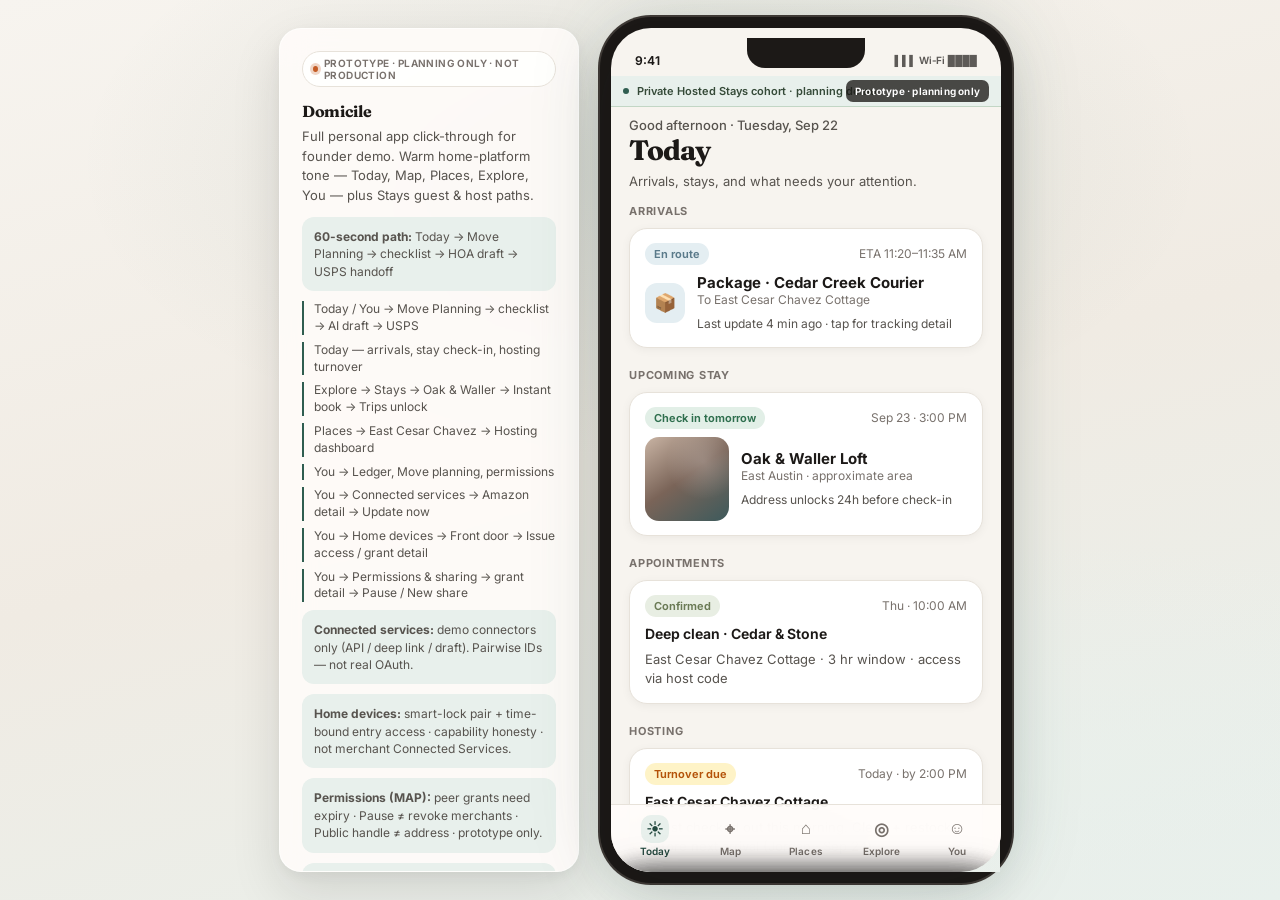
<file: index.html>
<!DOCTYPE html>
<html lang="en">
<head>
<meta charset="UTF-8" />
<meta name="viewport" content="width=device-width, initial-scale=1, maximum-scale=1, user-scalable=no" />
<meta name="description" content="Domicile personal app — interactive founder prototype (planning only)" />
<title>Domicile · Personal App Prototype</title>
<link rel="preconnect" href="https://fonts.googleapis.com" />
<link rel="preconnect" href="https://fonts.gstatic.com" crossorigin />
<link href="https://fonts.googleapis.com/css2?family=Fraunces:opsz,wght@9..144,500;9..144,600;9..144,700&family=Inter:wght@400;500;600;700&display=swap" rel="stylesheet" />
<link rel="stylesheet" href="app.css" />
</head>
<body>
<div class="desk">
  <aside class="side-panel">
    <div class="badge-proto">Prototype · planning only · not production</div>
    <h2>Domicile</h2>
    <p>Full personal app click-through for founder demo. Warm home-platform tone — Today, Map, Places, Explore, You — plus Stays guest &amp; host paths.</p>
    <div class="hint"><strong>60-second path:</strong> Today → Move Planning → checklist → HOA draft → USPS handoff</div>
    <div class="path">Today / You → Move Planning → checklist → AI draft → USPS</div>
    <div class="path">Today — arrivals, stay check-in, hosting turnover</div>
    <div class="path">Explore → Stays → Oak &amp; Waller → Instant book → Trips unlock</div>
    <div class="path">Places → East Cesar Chavez → Hosting dashboard</div>
    <div class="path">You → Ledger, Move planning, permissions</div>
    <div class="path">You → Connected services → Amazon detail → Update now</div>
    <div class="path">You → Home devices → Front door → Issue access / grant detail</div>
    <div class="path">You → Permissions &amp; sharing → grant detail → Pause / New share</div>
    <div class="hint" style="margin-top:8px"><strong>Connected services:</strong> demo connectors only (API / deep link / draft). Pairwise IDs — not real OAuth.</div>
    <div class="hint"><strong>Home devices:</strong> smart-lock pair + time-bound entry access · capability honesty · not merchant Connected Services.</div>
    <div class="hint"><strong>Permissions (MAP):</strong> peer grants need expiry · Pause ≠ revoke merchants · Public handle ≠ address · prototype only.</div>
    <div class="hint"><strong>W8 Public/guest:</strong> open <code>#public</code> cold · business / event / stay / invite / grant / QR without personal nav · Continue mock unlocks permitted fields.</div>
    <div class="path">#public → resolve @cedarstone / grant / stay invite / event / QR</div>
    <div class="path">Owner Public profile → Open public link → #public-business</div>
    <div class="path">Host invite → Open guest link → #public-stay-invite</div>
    <div class="path">Grant detail → Open recipient link / QR → #public-place · #public-qr</div>
    <div class="path">Organizer → Preview as guest → #public-event</div>
    <p class="muted" style="margin-top:14px;font-size:11px;line-height:1.45">Private-cohort chrome. Exact address &amp; codes only after pre-arrival unlock. Guest ≠ household. Fictional Austin sample data.</p>
  </aside>

  <div class="phone" id="phone">
    <div class="phone-notch"></div>
    <div class="fab-demo">Prototype · planning only</div>
    <div class="status-bar">
      <span class="time">9:41</span>
      <span class="status-icons">▌▌▌  Wi‑Fi  ████</span>
    </div>
    <div class="app">
      <div class="cohort-bar"><span class="dot"></span> Private Hosted Stays cohort · planning demo</div>
      <div class="screens" id="screens">

        <!-- ========== TODAY ========== -->
        <section class="screen active" data-screen="today" data-nav="today">
          <div class="pad-lg">
            <div class="greeting">Good afternoon · Tuesday, Sep 22</div>
            <h1 class="h1">Today</h1>
            <p class="sub mb-12">Arrivals, stays, and what needs your attention.</p>

            <div class="section-label" style="margin-top:8px">Arrivals</div>
            <div class="card tap" onclick="go('arrival-detail')">
              <div class="between mb-8">
                <span class="pill sky">En route</span>
                <span class="muted">ETA 11:20–11:35 AM</span>
              </div>
              <div class="row gap-md">
                <div class="spend-ico" style="background:var(--sky-soft);font-size:18px">📦</div>
                <div>
                  <div class="strong" style="font-size:15px">Package · Cedar Creek Courier</div>
                  <div class="muted">To East Cesar Chavez Cottage</div>
                  <div class="sub mt-8" style="font-size:12px">Last update 4 min ago · tap for tracking detail</div>
                </div>
              </div>
            </div>

            <div class="section-label">Upcoming stay</div>
            <div class="card tap" onclick="go('trip-prearrival')">
              <div class="between mb-8">
                <span class="pill ok">Check in tomorrow</span>
                <span class="muted">Sep 23 · 3:00 PM</span>
              </div>
              <div class="row gap-md">
                <div class="photo sm loft"></div>
                <div>
                  <div class="strong" style="font-size:15px">Oak &amp; Waller Loft</div>
                  <div class="muted">East Austin · approximate area</div>
                  <div class="sub mt-8" style="font-size:12px">Address unlocks 24h before check-in</div>
                </div>
              </div>
            </div>

            <div class="section-label">Appointments</div>
            <div class="card tap" onclick="go('appointment-detail')">
              <div class="between mb-8">
                <span class="pill olive">Confirmed</span>
                <span class="muted">Thu · 10:00 AM</span>
              </div>
              <div class="h3" style="margin:0">Deep clean · Cedar &amp; Stone</div>
              <p class="sub mt-8">East Cesar Chavez Cottage · 3 hr window · access via host code</p>
            </div>

            <div class="section-label">Hosting</div>
            <div class="card tap" onclick="go('host-reservation')">
              <div class="between mb-8">
                <span class="pill warn">Turnover due</span>
                <span class="muted">Today · by 2:00 PM</span>
              </div>
              <div class="h3" style="margin:0">East Cesar Chavez Cottage</div>
              <p class="sub mt-8">Guest checked out this morning. Clean + restock before next arrival (Jordan · Sep 24).</p>
              <button class="btn btn-secondary btn-sm mt-12" style="width:auto" onclick="event.stopPropagation();go('host-reservation')">View reservation</button>
            </div>

            <div class="section-label">Events</div>
            <div class="card tap" onclick="openOrgEvent('evt_porch_01')">
              <div class="between mb-8">
                <span class="pill sage">Organizing</span>
                <span class="muted">Sat Oct 4</span>
              </div>
              <div class="h3" style="margin:0">East Side Porch Social</div>
              <p class="sub mt-8">Open RSVP · 3 pending · ticketing off · personal organizer</p>
            </div>

            <div class="section-label">Obligations</div>
            <div class="card tap" onclick="go('place-community')">
              <div class="between">
                <div>
                  <div class="h3" style="margin:0">HOA dues · Sep</div>
                  <p class="sub mt-8">Holly Grove Association · $285 due Oct 1</p>
                </div>
                <span class="pill ghost">Due soon</span>
              </div>
            </div>

            <div class="section-label">Move</div>
            <div class="card tap move-card" onclick="go('move-planning')">
              <div class="between mb-8">
                <span class="pill sage">In progress</span>
                <span class="muted">Nov 1 · move day</span>
              </div>
              <div class="row gap-md">
                <div class="spend-ico" style="background:var(--accent-soft);font-size:18px">→</div>
                <div class="flex-1">
                  <div class="strong" style="font-size:15px">Move Planning</div>
                  <div class="muted">East Cesar Chavez → South Lamar</div>
                  <div class="move-progress mt-8">
                    <div class="between" style="margin-bottom:4px"><span class="muted" style="font-size:11px">3 of 8 notified</span><span class="muted" style="font-size:11px">38%</span></div>
                    <div class="progress-bar"><span style="width:38%"></span></div>
                  </div>
                </div>
              </div>
            </div>
            <div class="card tap mb-8" style="margin-top:8px" onclick="go('connected-services')">
              <div class="between">
                <div class="row gap-md">
                  <div class="spend-ico" style="background:var(--accent-soft);font-size:16px">↔</div>
                  <div>
                    <div class="strong" style="font-size:14px">Connected services</div>
                    <div class="muted" id="today-cs-meta">Services that use your destination</div>
                  </div>
                </div>
                <span class="y-chev">›</span>
              </div>
            </div>

            <div class="section-label">Messages</div>
            <div class="card tap" onclick="go('messages')">
              <div class="between">
                <div class="row gap-md">
                  <div class="spend-ico" style="background:var(--accent-soft);font-size:16px">💬</div>
                  <div>
                    <div class="strong" style="font-size:14px">Messages</div>
                    <div class="muted" id="today-messages-meta">3 unread · Stay · Service · Support</div>
                  </div>
                </div>
                <span class="pill sage" id="today-messages-badge">3</span>
              </div>
            </div>

            <div class="section-label">Quiet</div>
            <div class="card tap" onclick="goPermissionsTab('shared')">
              <div class="between">
                <div>
                  <div class="strong" style="font-size:14px">Permissions &amp; sharing</div>
                  <div class="muted" id="today-perm-meta">Maya · approx area · expires Fri</div>
                </div>
                <span class="y-chev">›</span>
              </div>
            </div>

            <div class="section-label">Workspaces</div>
            <div class="card tap" onclick="openAccountSwitcher()">
              <div class="between">
                <div>
                  <div class="strong" style="font-size:14px">Open Cedar &amp; Stone</div>
                  <div class="muted">Business ops · switch account first</div>
                </div>
                <span class="y-chev">›</span>
              </div>
            </div>
          </div>
        </section>

        <section class="screen" data-screen="arrival-detail" data-nav="today">
          <div class="topbar">
            <button class="back" onclick="go('today')">‹ Today</button>
            <span class="title">Arrival</span>
            <span></span>
          </div>
          <div class="pad">
            <div class="between mb-8">
              <span class="pill sky">En route</span>
              <span class="muted">Fresh · 4 min ago</span>
            </div>
            <h1 class="h1" style="font-size:22px">Package delivery</h1>
            <p class="sub mb-16">Cedar Creek Courier · tracking capability from provider</p>
            <div class="card mb-12">
              <div class="quote-line"><span>ETA window</span><span class="strong">11:20–11:35 AM</span></div>
              <div class="quote-line"><span>Destination</span><span>East Cesar Chavez Cottage</span></div>
              <div class="quote-line"><span>Provider status</span><span>Out for delivery</span></div>
              <div class="quote-line sub"><span>Position precision</span><span>Coarse area only</span></div>
            </div>
            <div class="map-canvas mb-12" style="height:180px">
              <div class="map-blob sky" style="top:40%;left:40%;width:70px;height:55px"><span>Courier</span></div>
              <div class="map-blob olive" style="top:55%;left:58%;width:50px;height:40px"><span>Home</span></div>
              <div class="map-note">ETA-based card — no fabricated live pin. Exact courier track stays in provider app.</div>
            </div>
            <div class="banner info mb-12">
              <span>ℹ</span>
              <span>Domicile shows what this provider authorized. Open their app for turn-by-turn tracking.</span>
            </div>
            <button class="btn btn-secondary" onclick="toast('Would open Cedar Creek Courier (prototype)')">Open provider app</button>
            <button class="btn btn-ghost mt-8" style="width:100%" onclick="go('today')">Back to Today</button>
          </div>
        </section>

        <section class="screen" data-screen="appointment-detail" data-nav="today">
          <div class="topbar">
            <button class="back" onclick="go('today')">‹ Today</button>
            <span class="title">Appointment</span>
            <span></span>
          </div>
          <div class="pad">
            <span class="pill olive mb-8">Confirmed</span>
            <h1 class="h1" style="font-size:22px">Deep clean</h1>
            <p class="sub mb-16">Cedar &amp; Stone Clean Co. · Thu Sep 25 · 10:00–1:00 PM</p>
            <div class="card mb-12">
              <div class="h3">Place</div>
              <p class="sub">East Cesar Chavez Cottage · worker access via timed code</p>
            </div>
            <div class="card mb-12">
              <div class="h3">Scope</div>
              <p class="sub">Kitchen, baths, floors · linens not included · pets: none noted</p>
            </div>
            <div class="btn-row">
              <button class="btn btn-secondary" onclick="go('service-inquiry')">Message</button>
              <button class="btn btn-ghost" onclick="toast('Reschedule flow (prototype)')">Reschedule</button>
            </div>
          </div>
        </section>

        <!-- ========== MAP ========== -->
        <section class="screen" data-screen="map" data-nav="map">
          <div class="pad-lg">
            <h1 class="h1">Map</h1>
            <p class="sub mb-8">Only geometry you’re permitted to receive.</p>
            <div class="layer-chips">
              <button class="layer-chip on" data-layer="dest" onclick="toggleLayer(this)">Destinations</button>
              <button class="layer-chip on" data-layer="biz" onclick="toggleLayer(this)">Businesses</button>
              <button class="layer-chip on" data-layer="evt" onclick="toggleLayer(this)">Events</button>
            </div>
            <div class="map-canvas" style="height:380px">
              <svg class="map-city" viewBox="0 0 300 280" xmlns="http://www.w3.org/2000/svg">
                <path d="M40,80 Q80,40 140,55 T220,70 Q260,100 250,160 T180,220 Q100,240 50,180 Z" fill="#9aab9a" opacity=".4"/>
                <path d="M120,100 Q160,90 190,120 T210,180 Q170,200 130,170 Z" fill="#b8a090" opacity=".35"/>
                <line x1="20" y1="140" x2="280" y2="130" stroke="#7a8a7a" stroke-width="2" opacity=".3"/>
                <line x1="100" y1="40" x2="160" y2="250" stroke="#7a8a7a" stroke-width="1.5" opacity=".25"/>
              </svg>
              <div class="map-blob" data-map-layer="dest" style="top:26%;left:18%"><span>Stay area</span></div>
              <div class="map-blob olive" data-map-layer="dest" style="top:48%;left:54%;width:72px;height:56px"><span>Home</span></div>
              <div class="map-biz" data-map-layer="biz" style="top:35%;left:62%"></div>
              <div class="map-biz" data-map-layer="biz" style="top:58%;left:30%"></div>
              <div class="map-biz" data-map-layer="biz" style="top:42%;left:72%"></div>
              <div class="map-event" data-map-layer="evt" style="top:22%;left:48%"></div>
              <div class="map-event" data-map-layer="evt" style="top:68%;left:45%"></div>
              <div class="map-note">Approximate public geometry. Exact pins only when authorized — stay areas remain neighborhood blobs until pre-arrival unlock.</div>
            </div>
            <div class="card mt-12">
              <div class="h3">Legend</div>
              <div class="stack gap-sm mt-8">
                <div class="row"><span class="pill">Area blob</span><span class="muted">Destinations you may see</span></div>
                <div class="row"><span class="pill olive">□</span><span class="muted">Businesses (labeled when zoomed)</span></div>
                <div class="row"><span class="pill sky">●</span><span class="muted">Events with venue disclosure</span></div>
              </div>
            </div>
            <div class="banner private mt-12">
              <span>◎</span>
              <span><strong>Permissioned map.</strong> Counts and markers never reveal private people you shouldn’t see.</span>
            </div>
            <div class="card tap mt-12" onclick="goPermissionsTab('incoming')">
              <div class="between">
                <div>
                  <div class="strong" style="font-size:14px">Shared with me</div>
                  <div class="muted">Incoming grants you can preview on map</div>
                </div>
                <span class="y-chev">›</span>
              </div>
            </div>
            <button class="btn btn-secondary mt-8" style="width:100%" onclick="goPermissionsTab('shared')">Manage sharing</button>
          </div>
        </section>

        <!-- ========== PLACES ========== -->
        <section class="screen" data-screen="places" data-nav="places">
          <div class="pad-lg">
            <h1 class="h1">Places</h1>
            <p class="sub mb-16">Homes and properties you manage or belong to.</p>
            <div class="home-hero" onclick="go('place-home')">
              <div class="photo med cottage"><span class="photo-label">Eligible for Hosting</span></div>
              <div class="body">
                <div class="name">East Cesar Chavez Cottage</div>
                <div class="addr">Your home · Austin, TX · fictional sample</div>
                <div class="row mt-12 wrap" style="gap:6px">
                  <span class="pill sage">Hosting on</span>
                  <span class="pill ghost">Private cohort</span>
                </div>
              </div>
            </div>
            <div class="card mt-12" style="opacity:.72">
              <div class="strong" style="font-size:14px">Lake Travis Weekender</div>
              <p class="muted mt-8">Not eligible — needs place verification before Hosting.</p>
            </div>
            <div class="section-label">Saved destinations</div>
            <div class="card">
              <div class="between"><span class="strong" style="font-size:14px">Maya’s place · East Austin</span><span class="pill ghost">Shared</span></div>
              <p class="muted mt-8">Approximate until she grants exact · expires Fri</p>
            </div>
          </div>
        </section>

        <section class="screen" data-screen="place-home" data-nav="places">
          <div class="topbar"><button class="back" onclick="go('places')">‹ Places</button><span></span><span></span></div>
          <div class="pad">
            <div class="photo tall cottage mb-12"><span class="photo-label">East Cesar Chavez Cottage</span></div>
            <h1 class="h1" style="font-size:22px">East Cesar Chavez Cottage</h1>
            <p class="sub mb-12">Your home on Domicile. Guests are visitors — not household members, tenants, or residents.</p>
            <div class="stat-row mb-16">
              <div class="stat"><div class="n">2</div><div class="l">Household</div></div>
              <div class="stat"><div class="n">$1.2k</div><div class="l">Sep spend</div></div>
              <div class="stat"><div class="n">On</div><div class="l">Hosting</div></div>
            </div>
            <div class="card tap mb-10" onclick="go('host-dashboard')">
              <div class="between">
                <div>
                  <div class="h3" style="margin:0">Hosting</div>
                  <p class="sub mt-8">Listings, calendar, reservations, earnings</p>
                </div>
                <span style="color:var(--muted)">›</span>
              </div>
            </div>
            <div class="profile-grid mb-12">
              <div class="profile-tile" onclick="go('place-household')"><div class="pt-ico">👥</div><div class="pt-name">Household</div><div class="pt-sub">People &amp; roles</div></div>
              <div class="profile-tile" onclick="go('place-facts')"><div class="pt-ico">📋</div><div class="pt-name">Facts &amp; assets</div><div class="pt-sub">Specs, docs</div></div>
              <div class="profile-tile" onclick="go('place-spending')"><div class="pt-ico">◈</div><div class="pt-name">Spending</div><div class="pt-sub">Home snapshot</div></div>
              <div class="profile-tile" onclick="go('place-bills')"><div class="pt-ico">◎</div><div class="pt-name">Bills</div><div class="pt-sub">Due &amp; history</div></div>
              <div class="profile-tile" onclick="go('place-community')"><div class="pt-ico">⌂</div><div class="pt-name">Community</div><div class="pt-sub">HOA &amp; balance</div></div>
              <div class="profile-tile" onclick="go('place-maintenance')"><div class="pt-ico">✦</div><div class="pt-name">Maintenance</div><div class="pt-sub">History &amp; tasks</div></div>
            </div>
          </div>
        </section>

        <section class="screen" data-screen="place-household" data-nav="places">
          <div class="topbar"><button class="back" onclick="go('place-home')">‹ Home</button><span class="title">Household</span><span></span></div>
          <div class="pad">
            <p class="sub mb-16">People who live here — separate from Stays guests.</p>
            <div class="card mb-8">
              <div class="row gap-md">
                <div class="avatar">AL</div>
                <div><div class="strong">AL · You</div><div class="muted">Owner · primary</div></div>
              </div>
            </div>
            <div class="card mb-8">
              <div class="row gap-md">
                <div class="avatar sm" style="background:linear-gradient(135deg,#a88,#689)">JR</div>
                <div><div class="strong">Jordan R.</div><div class="muted">Household member · shared access</div></div>
              </div>
            </div>
            <div class="banner gated mt-12"><span>⬚</span><span>Stays guests never appear here. Hosting guests stay under Hosting → Reservations.</span></div>
          </div>
        </section>

        <section class="screen" data-screen="place-facts" data-nav="places">
          <div class="topbar"><button class="back" onclick="go('place-home')">‹ Home</button><span class="title">Facts &amp; assets</span><span></span></div>
          <div class="pad">
            <div class="card mb-12">
              <div class="quote-line"><span>Beds / baths</span><span class="strong">2 / 1</span></div>
              <div class="quote-line"><span>Sq ft (approx)</span><span>980</span></div>
              <div class="quote-line"><span>Year</span><span>1948 · renovated 2019</span></div>
              <div class="quote-line"><span>Utilities</span><span>Electric · gas · city water</span></div>
            </div>
            <div class="section-label" style="margin-top:0">Assets</div>
            <div class="card mb-8"><div class="between"><span>Washer / dryer</span><span class="muted">Serial on file</span></div></div>
            <div class="card mb-8"><div class="between"><span>HVAC · Carrier</span><span class="muted">Filter due Oct</span></div></div>
            <div class="card"><div class="between"><span>Water heater</span><span class="muted">Installed 2021</span></div></div>
          </div>
        </section>

        <section class="screen" data-screen="place-spending" data-nav="places">
          <div class="topbar"><button class="back" onclick="go('place-home')">‹ Home</button><span class="title">Spending</span><span></span></div>
          <div class="pad">
            <p class="sub mb-12">September snapshot for this home. Full Ledger under You.</p>
            <div class="stat-row mb-16">
              <div class="stat"><div class="n">$1,248</div><div class="l">This month</div></div>
              <div class="stat"><div class="n">$412</div><div class="l">Services</div></div>
              <div class="stat"><div class="n">$285</div><div class="l">HOA</div></div>
            </div>
            <div class="card tap" onclick="go('ledger')">
              <div class="between"><span class="strong">Open Domicile Ledger</span><span>›</span></div>
              <p class="muted mt-8">Source-attributed spend across stays, services, community</p>
            </div>
          </div>
        </section>

        <section class="screen" data-screen="place-bills" data-nav="places">
          <div class="topbar"><button class="back" onclick="go('place-home')">‹ Home</button><span class="title">Bills</span><span></span></div>
          <div class="pad">
            <div class="section-label" style="margin-top:0">Due soon</div>
            <div class="card mb-8">
              <div class="between"><div><div class="strong">Electric · Austin Energy</div><div class="muted">Period Aug 15–Sep 14</div></div><span class="strong">$94.20</span></div>
              <p class="muted mt-8">Due Sep 28 · pay in provider portal</p>
            </div>
            <div class="card mb-8 tap" onclick="go('place-community')">
              <div class="between"><div><div class="strong">HOA · Holly Grove</div><div class="muted">September assessment</div></div><span class="strong">$285.00</span></div>
              <p class="muted mt-8">Due Oct 1 · view community balance</p>
            </div>
            <div class="section-label">Scheduled</div>
            <div class="card"><p class="sub">Internet auto-pay · 1st of month · reminder only</p></div>
          </div>
        </section>

        <section class="screen" data-screen="place-community" data-nav="places">
          <div class="topbar"><button class="back" onclick="go('place-home')">‹ Home</button><span class="title">Community</span><span></span></div>
          <div class="pad">
            <h2 class="h2">Holly Grove Association</h2>
            <p class="sub mb-16">Read-only balance card · fictional Austin HOA</p>
            <div class="card mb-12" style="background:linear-gradient(145deg,#fff,#eef3e8)">
              <div class="muted mb-4">Current balance</div>
              <div style="font-size:32px;font-weight:750;letter-spacing:-.03em">$285.00</div>
              <p class="sub mt-8">Due Oct 1 · Assessment · Sep 2026</p>
              <div class="progress-bar"><span style="width:0%"></span></div>
              <p class="muted mt-8">Status: Open · last sync yesterday</p>
            </div>
            <div class="card mb-8">
              <div class="h3">Notices</div>
              <p class="sub">Pool hours extended through October · no board vote required</p>
            </div>
            <div class="card">
              <div class="h3">Amenities</div>
              <p class="sub">Pool · shared garden · mail room. Reserve in community portal (read-only here).</p>
            </div>
            <div class="banner gated mt-12"><span>⬚</span><span>Payment stays with association systems. Domicile surfaces balance &amp; due dates you’re authorized to see.</span></div>
          </div>
        </section>

        <section class="screen" data-screen="place-maintenance" data-nav="places">
          <div class="topbar"><button class="back" onclick="go('place-home')">‹ Home</button><span class="title">Maintenance</span><span></span></div>
          <div class="pad">
            <div class="section-label" style="margin-top:0">Open</div>
            <div class="card mb-8">
              <div class="between"><span class="pill warn">Due Oct</span><span class="muted">HVAC filter</span></div>
              <p class="sub mt-8">Replace 16×25×1 filter · last done Jul</p>
            </div>
            <div class="section-label">Recent</div>
            <div class="card mb-8"><div class="between"><span class="strong">Gutter clean</span><span class="muted">Aug 12</span></div></div>
            <div class="card"><div class="between"><span class="strong">Dishwasher seal</span><span class="muted">Jun 3</span></div></div>
          </div>
        </section>

        <!-- ========== EXPLORE ========== -->
        <section class="screen" data-screen="explore" data-nav="explore">
          <div class="pad-lg">
            <h1 class="h1">Explore</h1>
            <p class="sub mb-16">Discover what’s open to you — services, stays, events, and more.</p>
            <div class="hub-grid">
              <div class="hub-tile featured" onclick="go('stays-search')">
                <div>
                  <div class="tile-ico">⌂</div>
                  <div class="tile-name">Stays</div>
                  <div class="tile-desc">Private hosted stays in places you’re invited to — short visits, not residency.</div>
                </div>
                <span class="pill sage" style="align-self:flex-start;margin-top:10px">Private cohort</span>
              </div>
              <div class="hub-tile" onclick="go('services-list')">
                <div class="tile-ico">✦</div>
                <div class="tile-name">Services</div>
                <div class="tile-desc">Home care nearby</div>
              </div>
              <div class="hub-tile" onclick="go('events-list')">
                <div class="tile-ico">◎</div>
                <div class="tile-name">Events</div>
                <div class="tile-desc">With venue context</div>
              </div>
              <div class="hub-tile" onclick="go('packages-list')">
                <div class="tile-ico">▣</div>
                <div class="tile-name">Packages</div>
                <div class="tile-desc">Home plans &amp; bundles</div>
              </div>
              <div class="hub-tile" onclick="go('sponsored-list')">
                <div class="tile-ico">◇</div>
                <div class="tile-name">Sponsored</div>
                <div class="tile-desc">Partner picks · Ad labeled</div>
              </div>
            </div>
            <div class="banner gated mt-16">
              <span>⬚</span>
              <span><strong>Public discovery — gated.</strong> Open marketplace search activates after private cohort. You’re browsing invite-approved inventory.</span>
            </div>
          </div>
        </section>

        <!-- Services -->
        <section class="screen" data-screen="services-list" data-nav="explore">
          <div class="topbar"><button class="back" onclick="go('explore')">‹ Explore</button><span class="title">Services</span><span></span></div>
          <div class="pad">
            <div class="banner private mb-12"><span>◎</span><span><strong>Matched privately to your place</strong> · businesses are not notified until you inquire. Browsing does not create leads.</span></div>
            <p class="sub mb-12">Discover cleaners and home care near your places. Prototype / demo.</p>
            <div class="listing-card" onclick="go('service-detail')">
              <div class="photo sm service"></div>
              <div class="meta">
                <div class="name">Cedar &amp; Stone Clean Co.</div>
                <div class="loc">East Austin · 4.9 · responds same day</div>
                <div class="chips mb-8"><span class="chip">Deep clean</span><span class="chip">Turnover</span></div>
                <div class="price">From $145 <span>· visit</span></div>
              </div>
            </div>
            <div class="listing-card mt-10" onclick="toast('Demo focuses on Cedar & Stone — open that listing')">
              <div class="photo sm" style="background:linear-gradient(140deg,#c8b8a8,#6a7a68)"></div>
              <div class="meta">
                <div class="name">Bluebonnet Lawn Care</div>
                <div class="loc">Travis County · seasonal</div>
                <div class="price">From $65 <span>· visit</span></div>
              </div>
            </div>
          </div>
        </section>

        <section class="screen" data-screen="service-detail" data-nav="explore">
          <div class="topbar"><button class="back" onclick="go('services-list')">‹ Services</button><span class="title">Service</span><span></span></div>
          <div class="pad">
            <div class="photo med service mb-12"><span class="photo-label">Cedar &amp; Stone</span></div>
            <h1 class="h1" style="font-size:22px">Cedar &amp; Stone Clean Co.</h1>
            <p class="sub mb-12">Residential cleaning · East Austin &amp; nearby · bonded &amp; insured (disclosed)</p>
            <div class="chips mb-12"><span class="chip">Deep clean</span><span class="chip">Recurring</span><span class="chip">Turnover</span><span class="chip">Eco products</span></div>
            <div class="card mb-12">
              <div class="h3">About</div>
              <p class="sub">Small team that knows cottage layouts. Quiet during work hours. Access via your place permissions — never shared publicly.</p>
            </div>
            <div class="card mb-16">
              <div class="quote-line"><span>Standard deep clean</span><span class="strong">$145–190</span></div>
              <div class="quote-line"><span>Turnover (Stays)</span><span>$95–120</span></div>
            </div>
            <div class="banner info mb-12"><span>ℹ</span><span>Opening this listing did <strong>not</strong> notify Cedar &amp; Stone. Only a private inquiry creates a Permissions grant.</span></div>
            <button class="btn btn-primary" onclick="go('service-inquiry')">Send private inquiry</button>
            <p class="muted mt-12" style="font-size:11px;text-align:center">Goes to this provider only · quote ≠ booking · prototype</p>
          </div>
        </section>

        <section class="screen" data-screen="service-inquiry" data-nav="explore">
          <div class="topbar"><button class="back" onclick="go('service-detail')">‹ Service</button><span class="title">Private inquiry</span><span></span></div>
          <div class="pad">
            <div class="between mb-8">
              <span class="pill ghost">Prototype / demo</span>
              <span class="pill sage">One provider</span>
            </div>
            <h1 class="h1" style="font-size:20px;margin-bottom:6px">Disclosure before send</h1>
            <p class="sub mb-12">Explicit sheet for Cedar &amp; Stone only — competitors never see this. Quote ≠ booking.</p>

            <div class="section-label" style="margin-top:0">To</div>
            <div class="card mb-12" style="padding:12px 14px">
              <div class="between">
                <div>
                  <div class="strong" style="font-size:14px">Cedar &amp; Stone Clean Co.</div>
                  <div class="muted" style="font-size:11px;margin-top:2px">Locked recipient · acct_cedar_stone_01</div>
                </div>
                <span class="pill ghost">Only</span>
              </div>
            </div>

            <div class="section-label">Service need</div>
            <div class="chip-row mb-12" id="inq-service-chips">
              <button type="button" class="purpose-chip on" data-inq-svc="Deep clean" onclick="inqPickService(this)">Deep clean</button>
              <button type="button" class="purpose-chip" data-inq-svc="Turnover" onclick="inqPickService(this)">Turnover</button>
              <button type="button" class="purpose-chip" data-inq-svc="Recurring" onclick="inqPickService(this)">Recurring</button>
            </div>

            <div class="section-label">Requested window</div>
            <div class="field mb-12">
              <label>Date · time of day</label>
              <input id="inq-window" value="Thu Sep 25 · morning" oninput="inqSyncPreview()" />
            </div>

            <div class="section-label">Place (owned / authorized-for-onward)</div>
            <div class="policy-option on mb-8" id="inq-place-ecc" onclick="inqPickPlace('place_ecc')">
              <div class="po-radio"></div>
              <div>
                <div class="po-title">East Cesar Chavez Cottage</div>
                <div class="po-sub">Owned · you may disclose onward for this inquiry</div>
              </div>
            </div>
            <div class="policy-option disabled mb-12" id="inq-place-maya" aria-disabled="true" title="View-only places cannot be forwarded">
              <div class="po-radio"></div>
              <div>
                <div class="po-title">Maya’s place</div>
                <div class="po-sub">View-only — can’t forward. Destination shared with you for viewing only.</div>
              </div>
            </div>

            <div class="section-label">What they receive now</div>
            <div class="card mb-12" style="padding:4px 14px">
              <div class="inq-check-row">
                <div>
                  <div class="strong" style="font-size:13px">Approximate area / serves-this-zone</div>
                  <div class="muted" style="font-size:11px">Default · coverage zone, not street</div>
                </div>
                <button type="button" class="perm-toggle on" id="inq-tog-approx" onclick="inqToggle('approx')" aria-pressed="true" aria-label="Approximate area"><span class="perm-toggle-knob"></span></button>
              </div>
              <div class="inq-check-row">
                <div>
                  <div class="strong" style="font-size:13px">Exact street + unit</div>
                  <div class="muted" style="font-size:11px">Off · provider can request later</div>
                </div>
                <button type="button" class="perm-toggle" id="inq-tog-exact" onclick="inqToggle('exact')" aria-pressed="false" aria-label="Exact street"><span class="perm-toggle-knob"></span></button>
              </div>
              <div class="inq-check-row">
                <div>
                  <div class="strong" style="font-size:13px">Access notes</div>
                  <div class="muted" style="font-size:11px">Optional · does not imply exact pin</div>
                </div>
                <button type="button" class="perm-toggle" id="inq-tog-access" onclick="inqToggle('access')" aria-pressed="false" aria-label="Access notes"><span class="perm-toggle-knob"></span></button>
              </div>
            </div>

            <div class="section-label">Identity (separate from address)</div>
            <div class="policy-option on mb-8" id="inq-id-alias" onclick="inqPickIdentity('alias')">
              <div class="po-radio"></div>
              <div>
                <div class="po-title">Inquiry alias “River Guest”</div>
                <div class="po-sub">Thread-only pseudonym · not bearer · does not resolve @al / wallet</div>
              </div>
            </div>
            <div class="policy-option mb-12" id="inq-id-handle" onclick="inqPickIdentity('handle')">
              <div class="po-radio"></div>
              <div>
                <div class="po-title">Share usual @al</div>
                <div class="po-sub">Confirm · handle ≠ address disclosure</div>
              </div>
            </div>

            <div class="section-label">Notes</div>
            <div class="field mb-12">
              <label>Message to provider</label>
              <textarea id="inq-notes" rows="3" oninput="inqSyncPreview()">Deep clean before next host arrival. Pets: none. Lockbox OK if you later receive exact access.</textarea>
            </div>

            <div class="section-label">Preview as provider</div>
            <div class="share-preview-card mb-16" id="inq-preview-card">
              <div class="muted mb-8" style="font-size:11px">What Cedar &amp; Stone sees now</div>
              <div class="strong" style="font-size:14px" id="inq-prev-area">East Austin · serves-this-zone (approx)</div>
              <div class="muted mt-8" style="font-size:12px" id="inq-prev-id">From: River Guest (inquiry alias)</div>
              <div class="muted" style="font-size:12px" id="inq-prev-svc">Deep clean · Thu Sep 25 · morning</div>
              <p class="muted mt-8" style="font-size:11px;line-height:1.4">No street or unit in this disclosure. Exact address is a separate later grant request.</p>
            </div>

            <button class="btn btn-primary" onclick="sendInquiry()">Submit private inquiry</button>
            <p class="muted mt-12" style="font-size:11px;text-align:center;line-height:1.45">Creates an inquiry-class Permissions grant · not a confirmed appointment · demo</p>
          </div>
        </section>

        <!-- Events -->
        <section class="screen" data-screen="events-list" data-nav="explore">
          <div class="topbar"><button class="back" onclick="go('explore')">‹ Explore</button><span class="title">Events</span><span></span></div>
          <div class="pad">
            <div class="banner private mb-12"><span>◎</span><span><strong>Discover as guest.</strong> To run your own event, stay in personal You — no business account needed.</span></div>
            <div class="card tap mb-12" onclick="go('org-events')">
              <div class="between"><span class="strong">Organize an event</span><span class="muted">You ›</span></div>
              <p class="sub mt-8">Create, RSVPs, check-in, venue policy · personal organizer · ticketing off</p>
            </div>
            <div class="listing-card" onclick="go('event-detail')">
              <div class="photo sm event"></div>
              <div class="meta">
                <div class="name">East Side Porch Social</div>
                <div class="loc">Sat Oct 4 · 5–8 PM · neighborhood venue</div>
                <div class="chips"><span class="chip">Open RSVP</span><span class="chip">~40 capacity</span></div>
              </div>
            </div>
            <div class="card mt-12" style="opacity:.75">
              <div class="strong" style="font-size:14px">Holly Grove board mixer</div>
              <p class="muted mt-8">Members only · you’re eligible via community</p>
            </div>
          </div>
        </section>

        <section class="screen" data-screen="event-detail" data-nav="explore">
          <div class="topbar"><button class="back" onclick="go('events-list')">‹ Events</button><span class="title">Event</span><span></span></div>
          <div class="pad">
            <div class="photo med event mb-12"><span class="photo-label">Oct 4</span></div>
            <h1 class="h1" style="font-size:22px">East Side Porch Social</h1>
            <p class="sub mb-12">Saturday, Oct 4 · 5:00–8:00 PM CT · organized by Al · Personal</p>
            <div class="card mb-12">
              <div class="h3">Venue</div>
              <p class="sub">Neighborhood porch / garden — approximate area until you RSVP and organizer discloses exact address.</p>
            </div>
            <div class="map-canvas mb-12" style="height:140px">
              <div class="map-blob sky" style="top:30%;left:35%"><span>Venue area</span></div>
              <div class="map-note">Organizer controls venue precision. Being able to see a friend’s home does not authorize a public event there.</div>
            </div>
            <div class="card mb-16">
              <div class="h3">Attendance</div>
              <p class="sub">Interest list visible to organizer · capacity ~40 · no ticket fee</p>
            </div>
            <button class="btn btn-primary" id="rsvp-btn" onclick="rsvpEvent()">RSVP interest</button>
          </div>
        </section>

        <!-- Packages -->
        <section class="screen" data-screen="packages-list" data-nav="explore">
          <div class="topbar"><button class="back" onclick="go('explore')">‹ Explore</button><span class="title">Packages</span><span></span></div>
          <div class="pad">
            <p class="sub mb-12">Home packages from partners — optional, disclosed.</p>
            <div class="card tap mb-10" onclick="go('package-detail')">
              <div class="row gap-md">
                <div class="photo sm pkg"></div>
                <div>
                  <div class="strong">Seasonal home care bundle</div>
                  <div class="muted">Filter + gutter + HVAC check</div>
                  <div class="price mt-8" style="font-size:13px;font-weight:700">$289 <span class="muted" style="font-weight:450">· one-time</span></div>
                </div>
              </div>
            </div>
            <div class="card tap" onclick="toast('Demo opens Seasonal home care bundle')">
              <div class="row gap-md">
                <div class="photo sm" style="background:linear-gradient(135deg,#d8c8b0,#7a8a70)"></div>
                <div>
                  <div class="strong">Smart monitor starter</div>
                  <div class="muted">Leak + temp sensors · install visit</div>
                </div>
              </div>
            </div>
          </div>
        </section>

        <section class="screen" data-screen="package-detail" data-nav="explore">
          <div class="topbar"><button class="back" onclick="go('packages-list')">‹ Packages</button><span class="title">Package</span><span></span></div>
          <div class="pad">
            <div class="photo med pkg mb-12"><span class="photo-label">Seasonal care</span></div>
            <h1 class="h1" style="font-size:22px">Seasonal home care bundle</h1>
            <p class="sub mb-12">Filter change, gutter clean, and HVAC visual check — scheduled as one visit window.</p>
            <div class="card mb-12">
              <div class="quote-line"><span>Package price</span><span class="strong">$289</span></div>
              <div class="quote-line"><span>Partner</span><span>Hill Country Home Care</span></div>
              <div class="quote-line sub"><span>Optional referral fee</span><span>Disclosed at checkout</span></div>
            </div>
            <div class="banner info mb-16"><span>ℹ</span><span>Buying a package does not change insurance or silently cancel other coverage.</span></div>
            <button class="btn btn-primary" onclick="toast('Package hold started (prototype)')">Continue</button>
          </div>
        </section>

        <!-- Sponsored -->
        <section class="screen" data-screen="sponsored-list" data-nav="explore">
          <div class="topbar"><button class="back" onclick="go('explore')">‹ Explore</button><span class="title">Sponsored</span><span></span></div>
          <div class="pad">
            <div class="banner gated mb-12"><span>Ad</span><span><strong>Sponsored results</strong> are labeled before you interact. They are not organic rankings.</span></div>
            <div class="card tap mb-10" onclick="go('sponsored-detail')">
              <div class="between mb-8"><span class="pill ad">Ad</span><span class="muted">Partner</span></div>
              <div class="row gap-md">
                <div class="photo sm ad"></div>
                <div>
                  <div class="strong">Riverbend Insurance · home policy refresh</div>
                  <div class="muted">Compare coverage for East Austin cottages</div>
                </div>
              </div>
            </div>
            <div class="card" style="opacity:.8">
              <div class="between mb-8"><span class="pill ad">Ad</span></div>
              <div class="strong" style="font-size:14px">Solar estimate · Austin roofs</div>
              <p class="muted mt-8">Tap would open labeled partner flow</p>
            </div>
          </div>
        </section>

        <section class="screen" data-screen="sponsored-detail" data-nav="explore">
          <div class="topbar"><button class="back" onclick="go('sponsored-list')">‹ Sponsored</button><span class="title">Partner offer</span><span></span></div>
          <div class="pad">
            <span class="pill ad mb-8">Ad · Sponsored</span>
            <h1 class="h1" style="font-size:22px">Riverbend Insurance</h1>
            <p class="sub mb-16">Home policy refresh for cottages like yours. This placement is paid — not an organic Domicile recommendation.</p>
            <div class="card mb-16">
              <div class="h3">What happens next</div>
              <p class="sub">You’ll leave Domicile’s ranked Explore and enter a partner intake. No silent coverage change from this screen alone.</p>
            </div>
            <button class="btn btn-primary" onclick="toast('Would open partner flow (prototype)')">Continue to partner</button>
            <button class="btn btn-ghost mt-8" style="width:100%" onclick="go('sponsored-list')">Not now</button>
          </div>
        </section>

        <!-- ========== STAYS (guest) ========== -->
        <section class="screen" data-screen="stays-search" data-nav="explore">
          <div class="topbar">
            <button class="back" onclick="go('explore')">‹ Explore</button>
            <span class="title">Stays</span>
            <button class="icon-btn" onclick="go('trips')" title="Trips">☰</button>
          </div>
          <div class="pad">
            <div class="banner private mb-12">
              <span>◎</span>
              <span><strong>Private Hosted Stays cohort</strong> — invite-only / approved guests.</span>
            </div>
            <div class="stack gap-sm mb-12">
              <div class="field"><label>Where</label><input value="Austin, TX" readonly /></div>
              <div class="field-row">
                <div class="field"><label>Check-in</label><input type="date" value="2026-09-23" id="ci-date" /></div>
                <div class="field"><label>Check-out</label><input type="date" value="2026-09-26" id="co-date" /></div>
              </div>
              <div class="field">
                <label>Guests</label>
                <select id="guest-count">
                  <option>1 guest</option>
                  <option selected>2 guests</option>
                  <option>3 guests</option>
                  <option>4 guests</option>
                </select>
              </div>
              <button class="btn btn-primary" onclick="go('stays-results')">Search stays</button>
            </div>
            <p class="muted text-center">Nightly inventory · host policy · timed access</p>
          </div>
        </section>

        <section class="screen" data-screen="stays-results" data-nav="explore">
          <div class="topbar">
            <button class="back" onclick="go('stays-search')">‹ Search</button>
            <span class="title">Austin · Sep 23–26</span>
            <span></span>
          </div>
          <div class="pad">
            <div class="toggle-bar">
              <button class="on" id="tog-list" onclick="toggleResults('list')">List</button>
              <button id="tog-map" onclick="toggleResults('map')">Map</button>
            </div>
            <div id="results-list">
              <p class="muted mb-12">3 stays open to your invitations · 3 nights</p>
              <div class="stack gap-md">
                <div class="listing-card" onclick="go('listing-detail')">
                  <div class="photo sm loft"></div>
                  <div class="meta">
                    <div class="between"><div class="name">Oak &amp; Waller Loft</div><span class="pill">Instant book</span></div>
                    <div class="loc">East Austin · area only until confirmed</div>
                    <div class="chips mb-8"><span class="chip">Wifi</span><span class="chip">Workspace</span></div>
                    <div class="price">$148 <span>/ night</span></div>
                  </div>
                </div>
                <div class="listing-card" onclick="toast('Demo focuses on Oak & Waller Loft — tap that listing')">
                  <div class="photo sm bungalow"></div>
                  <div class="meta">
                    <div class="between"><div class="name">Holly St Bungalow</div><span class="pill warn">Request</span></div>
                    <div class="loc">Holly neighborhood · approx.</div>
                    <div class="price">$165 <span>/ night</span></div>
                  </div>
                </div>
                <div class="listing-card" onclick="toast('Demo focuses on Oak & Waller Loft — tap that listing')">
                  <div class="photo sm casita"></div>
                  <div class="meta">
                    <div class="between"><div class="name">Govalle Casita</div><span class="pill">Instant book</span></div>
                    <div class="loc">Govalle · approx. area</div>
                    <div class="price">$129 <span>/ night</span></div>
                  </div>
                </div>
              </div>
            </div>
            <div id="results-map" class="hide">
              <div class="map-canvas" style="height:360px">
                <div class="map-blob" style="top:22%;left:18%"><span>Loft</span></div>
                <div class="map-blob" style="top:45%;left:48%;width:72px;height:58px"><span>Bungalow</span></div>
                <div class="map-blob olive" style="top:58%;left:28%;width:64px;height:50px"><span>Casita</span></div>
                <div class="map-note">Approximate stay areas — not street pins. Exact address after confirmed guest + pre-arrival.</div>
              </div>
              <button class="btn btn-secondary mt-12" onclick="go('listing-detail')">Open Oak &amp; Waller Loft</button>
            </div>
          </div>
        </section>

        <section class="screen" data-screen="listing-detail" data-nav="explore">
          <div class="topbar">
            <button class="back" onclick="go('stays-results')">‹ Results</button>
            <span class="title">Listing</span>
            <span></span>
          </div>
          <div class="pad">
            <div class="photo tall loft mb-12">
              <span class="photo-label">1 / 5 · Living loft</span>
              <div class="photo-dots"><span class="on"></span><span></span><span></span><span></span><span></span></div>
            </div>
            <div class="between mb-8">
              <h1 class="h1" style="font-size:22px;margin:0">Oak &amp; Waller Loft</h1>
              <span class="pill">Instant book</span>
            </div>
            <p class="sub mb-8">Entire loft · East Austin · up to 3 guests · 1 bedroom</p>
            <p class="muted mb-12">You are a guest for a short stay — not a household member, tenant, or resident.</p>
            <div class="row mb-16">
              <div class="avatar">MR</div>
              <div>
                <div class="strong" style="font-size:14px">Hosted by Mira R.</div>
                <div class="muted">Responds within a few hours · careful house guide</div>
              </div>
            </div>
            <div class="section-label" style="margin-top:0">About this stay</div>
            <p class="sub mb-12">Light-filled loft near Waller Creek. Quiet evenings preferred. Self check-in with timed access code after you’re confirmed.</p>
            <div class="section-label">Amenities</div>
            <div class="chips mb-12">
              <span class="chip">Wifi</span><span class="chip">Kitchen</span><span class="chip">Washer</span>
              <span class="chip">Workspace</span><span class="chip">AC</span><span class="chip">Street parking</span>
            </div>
            <div class="section-label">House rules</div>
            <div class="card mb-12"><p class="sub">No parties · Quiet after 10 PM · No smoking · Max 3 guests · Shoes off indoors</p></div>
            <div class="section-label">Safety</div>
            <div class="card mb-12"><p class="sub">Smoke &amp; CO alarms · Fire extinguisher · First-aid kit · Exterior cameras on entry only (disclosed)</p></div>
            <div class="section-label">Location</div>
            <div class="map-canvas mb-8" style="height:160px">
              <div class="map-blob" style="top:30%;left:35%"><span>Area</span></div>
              <div class="map-note">Approximate neighborhood — exact address unlocks for confirmed guests before arrival.</div>
            </div>
            <div class="section-label">Cancellation</div>
            <p class="sub mb-16">Flexible · Full refund if canceled 5+ days before check-in. Deposit held until checkout inspection.</p>
            <div class="sticky-cta">
              <div class="between mb-8">
                <div><span class="strong">$148</span> <span class="muted">/ night</span></div>
                <span class="muted">Sep 23–26 · 3 nights</span>
              </div>
              <button class="btn btn-primary" onclick="go('checkout')">Continue to book</button>
            </div>
          </div>
        </section>

        <section class="screen" data-screen="checkout" data-nav="explore">
          <div class="topbar">
            <button class="back" onclick="go('listing-detail')">‹ Listing</button>
            <span class="title">Checkout</span>
            <span></span>
          </div>
          <div class="pad">
            <div class="card mb-12">
              <div class="row gap-md">
                <div class="photo sm loft"></div>
                <div>
                  <div class="strong">Oak &amp; Waller Loft</div>
                  <div class="muted">Sep 23–26 · 2 guests · 3 nights</div>
                  <span class="pill mt-8">Host policy: Instant book</span>
                </div>
              </div>
            </div>
            <div class="section-label" style="margin-top:4px">Quote breakdown</div>
            <div class="card mb-12">
              <div class="quote-line"><span>$148 × 3 nights</span><span>$444.00</span></div>
              <div class="quote-line"><span>Cleaning fee</span><span>$65.00</span></div>
              <div class="quote-line"><span>Service fee</span><span>$48.00</span></div>
              <div class="quote-line"><span>Taxes (Austin / Travis)</span><span>$72.14</span></div>
              <div class="quote-line sub"><span>Refundable security deposit</span><span>$200.00</span></div>
              <div class="quote-line total"><span>Due now</span><span>$629.14</span></div>
              <p class="muted mt-8">Deposit authorized separately; released after checkout if no issues.</p>
            </div>
            <div class="section-label">Cancellation policy</div>
            <div class="card mb-12">
              <p class="sub"><strong>Flexible.</strong> Full refund of stay + fees if canceled at least 5 days before check-in.</p>
            </div>
            <div class="section-label">Guest acknowledgment</div>
            <div class="card mb-16">
              <p class="sub">I understand I’m booking a short stay as a guest — not joining the household, becoming a tenant, or establishing residency.</p>
            </div>
            <div class="btn-row mb-8">
              <button class="btn btn-primary" onclick="confirmBook('instant')">Instant book</button>
            </div>
            <button class="btn btn-secondary" onclick="confirmBook('request')">Request to book instead</button>
            <p class="muted text-center mt-12">This host allows Instant book. Other listings may require approval.</p>
          </div>
        </section>

        <section class="screen" data-screen="confirmation" data-nav="explore">
          <div class="pad-lg" style="padding-top:24px">
            <div class="text-center mb-16">
              <div style="font-size:42px;margin-bottom:8px;color:var(--ok)">✓</div>
              <h1 class="h1" id="confirm-title">You’re booked</h1>
              <p class="sub" id="confirm-sub">Reservation confirmed · Oak &amp; Waller Loft</p>
            </div>
            <div class="card mb-12">
              <div class="timeline">
                <div class="tl-item done"><div class="tl-dot"></div><div><div class="tl-label">Requested</div><div class="tl-sub">Just now</div></div></div>
                <div class="tl-item done" id="tl-held"><div class="tl-dot"></div><div><div class="tl-label">Held</div><div class="tl-sub">Inventory reserved</div></div></div>
                <div class="tl-item now" id="tl-confirmed"><div class="tl-dot"></div><div><div class="tl-label" id="tl-confirmed-label">Confirmed</div><div class="tl-sub" id="tl-confirmed-sub">Instant book · payment authorized</div></div></div>
                <div class="tl-item"><div class="tl-dot"></div><div><div class="tl-label">Check-in eligible</div><div class="tl-sub">Opens Sep 23 · timed access</div></div></div>
                <div class="tl-item"><div class="tl-dot"></div><div><div class="tl-label">Active → checked out → completed</div><div class="tl-sub">During stay &amp; after</div></div></div>
              </div>
            </div>
            <div class="banner lock mb-16">
              <span>🔒</span>
              <span>Exact address &amp; door instructions unlock <strong>24 hours before check-in</strong> (host setting).</span>
            </div>
            <button class="btn btn-primary" onclick="go('trips')">View in Trips</button>
          </div>
        </section>

        <!-- ========== TRIPS ========== -->
        <section class="screen" data-screen="trips" data-nav="you">
          <div class="topbar">
            <button class="back" onclick="go('you')">‹ You</button>
            <span class="title">Trips</span>
            <span></span>
          </div>
          <div class="pad">
            <div class="seg-tabs mb-12">
              <button class="on">Upcoming</button>
              <button onclick="go('trip-completed')">Past</button>
            </div>
            <div class="card tap" onclick="go('trip-prearrival')">
              <div class="between mb-8">
                <span class="pill ok" id="trip-status-pill">Confirmed</span>
                <span class="muted">Sep 23–26</span>
              </div>
              <div class="row gap-md">
                <div class="photo sm loft"></div>
                <div>
                  <div class="strong">Oak &amp; Waller Loft</div>
                  <div class="muted">East Austin · 2 guests</div>
                  <div class="sub mt-8" style="font-size:12px">Address locked until pre-arrival window</div>
                </div>
              </div>
            </div>
          </div>
        </section>

        <section class="screen" data-screen="trip-prearrival" data-nav="you">
          <div class="topbar">
            <button class="back" onclick="go('trips')">‹ Trips</button>
            <span class="title">Trip</span>
            <span></span>
          </div>
          <div class="pad">
            <div class="between mb-8">
              <span class="pill ok">Confirmed</span>
              <span class="muted">Check-in Sep 23 · 3:00 PM</span>
            </div>
            <h1 class="h1" style="font-size:22px">Oak &amp; Waller Loft</h1>
            <p class="sub mb-12">Hosted by Mira R. · Sep 23–26 · 2 guests</p>

            <div class="card mb-12" id="countdown-card">
              <div class="h3">Pre-arrival lock</div>
              <p class="sub mt-8">Exact address, house guide, and access code unlock <strong>24 hours before check-in</strong>.</p>
              <div class="progress-bar"><span style="width:72%"></span></div>
              <p class="muted mt-8">~18 hours remaining · host setting</p>
              <button class="btn btn-secondary btn-sm mt-12" style="width:auto" onclick="simulateUnlock()">Demo: simulate unlock now</button>
            </div>

            <div id="locked-address">
              <div class="section-label" style="margin-top:4px">Address &amp; access</div>
              <div class="lock-overlay mb-12">
                <div class="veil">🔒 Locked until pre-arrival window</div>
                <div class="card locked-block">
                  <p class="strong">1247 Waller Creek Ln, Unit B</p>
                  <p class="sub">Austin, TX · door code 48291#</p>
                </div>
              </div>
            </div>

            <div id="unlocked-address" class="hide">
              <div class="section-label" style="margin-top:4px">Address</div>
              <div class="card mb-12">
                <p class="strong">1247 Waller Creek Ln, Unit B</p>
                <p class="sub">East Austin · fictional sample address · separate from entry code grant</p>
              </div>
              <div class="section-label">House guide</div>
              <div class="card mb-12">
                <p class="sub">Wifi: OakWaller_Guest · Parking: street east side · Trash: blue bin Thu · Quiet after 10.</p>
              </div>
              <div class="section-label">Access code</div>
              <div class="code-reveal mb-12">48291#</div>
              <p class="muted text-center mb-8">Code active in validity window · prototype demo code</p>
              <p class="muted text-center mb-12" id="trip-access-grant-note" style="font-size:11px">Bound to <strong>access_grant_mira_stay_01</strong> · Front door · prototype</p>
            </div>

            <div class="btn-row mb-8">
              <button class="btn btn-secondary" onclick="openMessageThread('thr_mira_01')">Message host</button>
              <button class="btn btn-primary" onclick="go('trip-active')">I’m here · check in</button>
            </div>
          </div>
        </section>

        <section class="screen" data-screen="trip-messaging" data-nav="you">
          <div class="topbar">
            <button class="back" onclick="go('trip-prearrival')">‹ Trip</button>
            <span class="title">Mira R.</span>
            <span></span>
          </div>
          <div class="pad">
            <div class="banner info mb-12"><span>ℹ</span><span>Stay messaging now lives in the shared Messages inbox (E19).</span></div>
            <button class="btn btn-primary" onclick="openMessageThread('thr_mira_01')">Open Mira thread</button>
            <button class="btn btn-secondary mt-8" onclick="go('messages')">All Messages</button>
          </div>
        </section>

        <section class="screen" data-screen="trip-active" data-nav="you">
          <div class="topbar">
            <button class="back" onclick="go('trips')">‹ Trips</button>
            <span class="title">Active stay</span>
            <span></span>
          </div>
          <div class="pad">
            <span class="pill ok mb-8">Checked in</span>
            <h1 class="h1" style="font-size:22px">Oak &amp; Waller Loft</h1>
            <p class="sub mb-16">Checkout by Sep 26 · 11:00 AM</p>
            <div class="card mb-12">
              <div class="h3">During your stay</div>
              <p class="sub mt-8">You’re a guest — enjoy the loft, follow house rules, message Mira if anything’s off.</p>
            </div>
            <div class="card mb-12">
              <div class="quote-line"><span>Wifi</span><span>OakWaller_Guest</span></div>
              <div class="quote-line"><span>Access code</span><span class="strong" id="trip-active-access-code">48291#</span></div>
              <p class="muted mt-8" style="font-size:10px">Grant <span id="trip-active-grant-id">access_grant_mira_stay_01</span> · not household</p>
              <div class="quote-line"><span>Checkout</span><span>Sep 26 · 11:00 AM</span></div>
            </div>
            <button class="btn btn-secondary mb-8" onclick="openMessageThread('thr_mira_01')">Message host</button>
            <button class="btn btn-primary" onclick="go('trip-checkout-flow')">Ready to check out</button>
          </div>
        </section>

        <section class="screen" data-screen="trip-checkout-flow" data-nav="you">
          <div class="topbar">
            <button class="back" onclick="go('trip-active')">‹ Stay</button>
            <span class="title">Checkout</span>
            <span></span>
          </div>
          <div class="pad">
            <h2 class="h2">Before you go</h2>
            <p class="sub mb-12">Quick checklist from Mira’s house guide.</p>
            <div class="card mb-16">
              <div class="check-item"><div class="check-box on" onclick="toggleCheck(this)">✓</div><div>Dishes washed or in dishwasher</div></div>
              <div class="check-item"><div class="check-box on" onclick="toggleCheck(this)">✓</div><div>Trash taken out</div></div>
              <div class="check-item"><div class="check-box" onclick="toggleCheck(this)"></div><div>Lights off · thermostat 76°</div></div>
              <div class="check-item"><div class="check-box" onclick="toggleCheck(this)"></div><div>Door locked · code will rotate</div></div>
            </div>
            <button class="btn btn-primary" onclick="go('trip-completed')">Complete checkout</button>
          </div>
        </section>

        <section class="screen" data-screen="trip-completed" data-nav="you">
          <div class="topbar">
            <button class="back" onclick="go('trips')">‹ Trips</button>
            <span class="title">Completed</span>
            <span></span>
          </div>
          <div class="pad">
            <div class="text-center mb-16">
              <div style="font-size:36px;margin-bottom:6px">✓</div>
              <h1 class="h1" style="font-size:22px">Stay complete</h1>
              <p class="sub">Oak &amp; Waller Loft · Sep 23–26</p>
            </div>
            <div class="section-label" style="margin-top:0">Receipt</div>
            <div class="card mb-12">
              <div class="quote-line"><span>Stay + fees + tax</span><span>$629.14</span></div>
              <div class="quote-line"><span>Security deposit</span><span>Released</span></div>
              <div class="quote-line total"><span>Total charged</span><span>$629.14</span></div>
            </div>
            <div class="section-label">How was your stay?</div>
            <div class="card mb-16">
              <p class="sub mb-12">Rate Oak &amp; Waller Loft (optional).</p>
              <div class="row" style="justify-content:center;gap:8px;font-size:28px;margin-bottom:12px">
                <button onclick="this.parentNode.querySelectorAll('button').forEach((b,i)=>b.style.opacity=i<=0?'1':'.35')">☆</button>
                <button onclick="this.parentNode.querySelectorAll('button').forEach((b,i)=>b.style.opacity=i<=1?'1':'.35')">☆</button>
                <button onclick="this.parentNode.querySelectorAll('button').forEach((b,i)=>b.style.opacity=i<=2?'1':'.35')">☆</button>
                <button onclick="this.parentNode.querySelectorAll('button').forEach((b,i)=>b.style.opacity=i<=3?'1':'.35')">☆</button>
                <button onclick="this.parentNode.querySelectorAll('button').forEach((b,i)=>b.style.opacity=i<=4?'1':'.35')">☆</button>
              </div>
              <button class="btn btn-secondary" onclick="submitReview()">Submit review</button>
            </div>
            <button class="btn btn-ghost" style="width:100%" onclick="go('explore')">Back to Explore</button>
          </div>
        </section>

        <!-- ========== YOU ========== -->
        <section class="screen" data-screen="you" data-nav="you">
          <div class="pad-lg">
            <h1 class="h1">You</h1>
            <div class="card mb-16 acct-card">
              <div class="row gap-md">
                <div class="avatar lg">AL</div>
                <div class="flex-1">
                  <div class="strong" style="font-size:17px">AL</div>
                  <div class="muted">@al · Personal</div>
                  <div class="row mt-8 wrap" style="gap:6px">
                    <span class="pill sage">Verified</span>
                    <span class="pill ghost">Private cohort</span>
                  </div>
                </div>
              </div>
              <button type="button" class="btn btn-secondary mt-12" onclick="openAccountSwitcher()">Switch account…</button>
            </div>
            <div class="card mb-8">
              <div class="you-row" onclick="go('trips')"><span>🧳</span><span class="y-label">Trips</span><span class="y-chev">›</span></div>
              <div class="you-row" onclick="go('host-dashboard')"><span>⌂</span><span class="y-label">Hosting</span><span class="y-chev">›</span></div>
              <div class="you-row" onclick="go('org-events')"><span>◎</span><span class="y-label">Events I'm organizing</span><span class="y-meta" id="you-org-events-meta">1 open</span><span class="y-chev">›</span></div>
              <div class="you-row" onclick="go('ledger')"><span>◈</span><span class="y-label">Ledger</span><span class="y-meta">Sep $1.8k</span><span class="y-chev">›</span></div>
            </div>
            <div class="card mb-8">
              <div class="you-row" onclick="go('permissions')"><span>◎</span><span class="y-label">Permissions &amp; sharing</span><span class="y-chev">›</span></div>
              <div class="you-row" onclick="go('connected-services')"><span>↔</span><span class="y-label">Connected services</span><span class="y-meta" id="you-cs-meta">9</span><span class="y-chev">›</span></div>
              <div class="you-row" onclick="go('home-devices')"><span>⌂</span><span class="y-label">Home devices</span><span class="y-meta" id="you-hd-meta">2 paired</span><span class="y-chev">›</span></div>
              <div class="you-row" onclick="go('move-planning')"><span>→</span><span class="y-label">Move planning</span><span class="y-meta" id="you-move-meta">3/8</span><span class="y-chev">›</span></div>
            </div>
            <div class="card mb-8">
              <div class="you-row" onclick="go('messages')"><span>💬</span><span class="y-label">Messages</span><span class="y-meta" id="you-messages-meta">3 unread</span><span class="y-chev">›</span></div>
              <div class="you-row" onclick="go('notifications')"><span>🔔</span><span class="y-label">Notifications</span><span class="y-meta">Prefs</span><span class="y-chev">›</span></div>
            </div>
            <div class="card">
              <div class="you-row" onclick="go('public-gallery')"><span>◎</span><span class="y-label">Public &amp; guest links (demo)</span><span class="y-meta">W8</span><span class="y-chev">›</span></div>
              <div class="you-row" onclick="go('support')"><span>?</span><span class="y-label">Support</span><span class="y-chev">›</span></div>
            </div>
          </div>
        </section>

        <section class="screen" data-screen="ledger" data-nav="you">
          <div class="topbar"><button class="back" onclick="go('you')">‹ You</button><span class="title">Ledger</span><span></span></div>
          <div class="pad">
            <p class="sub mb-12">Source-attributed home &amp; stay spending. Planning snapshot only.</p>
            <div class="stat-row mb-16">
              <div class="stat"><div class="n">$1,842</div><div class="l">Sep total</div></div>
              <div class="stat"><div class="n">12</div><div class="l">Lines</div></div>
              <div class="stat"><div class="n">3</div><div class="l">Sources</div></div>
            </div>
            <div class="section-label" style="margin-top:0">Recent</div>
            <div class="card">
              <div class="spend-row">
                <div class="spend-ico">⌂</div>
                <div class="flex-1">
                  <div class="between"><span class="strong" style="font-size:13px">Oak &amp; Waller Loft</span><span class="strong">$629.14</span></div>
                  <div class="muted">Guest stay · Sep 23–26 · Instant book</div>
                </div>
              </div>
              <div class="spend-row">
                <div class="spend-ico svc">✦</div>
                <div class="flex-1">
                  <div class="between"><span class="strong" style="font-size:13px">Cedar &amp; Stone Clean</span><span class="strong">$165.00</span></div>
                  <div class="muted">Service · deep clean · East Cesar Chavez</div>
                </div>
              </div>
              <div class="spend-row">
                <div class="spend-ico hoa">⌂</div>
                <div class="flex-1">
                  <div class="between"><span class="strong" style="font-size:13px">Holly Grove Association</span><span class="strong">$285.00</span></div>
                  <div class="muted">HOA assessment · Sep 2026</div>
                </div>
              </div>
              <div class="spend-row">
                <div class="spend-ico" style="background:var(--warn-soft)">⚡</div>
                <div class="flex-1">
                  <div class="between"><span class="strong" style="font-size:13px">Austin Energy</span><span class="strong">$94.20</span></div>
                  <div class="muted">Utility · reminder-linked</div>
                </div>
              </div>
            </div>
            <button class="btn btn-ghost mt-12" style="width:100%" onclick="toast('Export CSV (prototype)')">Export statement</button>
          </div>
        </section>

        <section class="screen" data-screen="permissions" data-nav="you">
          <div class="topbar">
            <button class="back" onclick="go('you')">‹ You</button>
            <span class="title">Permissions</span>
            <button class="back" style="justify-self:end;font-size:20px;font-weight:500" onclick="openShareWizard()" aria-label="Share destination">+</button>
          </div>
          <div class="pad">
            <div class="between mb-8">
              <span class="pill ghost">MAP demo</span>
              <span class="muted" style="font-size:11px">Not live grants</span>
            </div>
            <h1 class="h1" style="font-size:22px">Permissions &amp; sharing</h1>
            <p class="sub mb-12">Who can receive your appropriate destination — purpose, fields, precision, and time window bound together.</p>

            <div class="card perm-pause-card mb-12" id="perm-pause-card">
              <div class="between mb-8">
                <div>
                  <div class="strong" style="font-size:14px">Sharing with people</div>
                  <div class="muted" id="perm-pause-sub">Active · peer &amp; public-personal grants live</div>
                </div>
                <button type="button" class="perm-toggle on" id="perm-pause-toggle" onclick="togglePersonalSharingPause()" aria-pressed="false" aria-label="Pause sharing with people">
                  <span class="perm-toggle-knob"></span>
                </button>
              </div>
              <div class="banner warn hide" id="perm-pause-banner" style="margin:0">
                <span>⏸</span>
                <span>Peer &amp; public-personal grants suspended. Merchant, inquiry, and task grants unchanged — <a href="#connected-services" onclick="event.preventDefault();go('connected-services')" style="font-weight:700;text-decoration:underline">Connected Services</a> · inquiry-class rows stay active.</span>
              </div>
            </div>

            <div class="stat-row mb-12" id="perm-summary-strip">
              <div class="stat"><div class="n" id="perm-sum-active">0</div><div class="l">Active</div></div>
              <div class="stat"><div class="n" id="perm-sum-soon">0</div><div class="l">Ending soon</div></div>
              <div class="stat"><div class="n" id="perm-sum-pause">On</div><div class="l">People share</div></div>
            </div>

            <div class="cs-filter-row mb-12" id="perm-tabs">
              <button type="button" class="cs-filter on" data-perm-tab="shared" onclick="setPermTab('shared')">I've shared</button>
              <button type="button" class="cs-filter" data-perm-tab="incoming" onclick="setPermTab('incoming')">Shared with me</button>
              <button type="button" class="cs-filter" data-perm-tab="public" onclick="setPermTab('public')">Public &amp; handle</button>
            </div>

            <div id="perm-list"><!-- filled by JS --></div>

            <button class="btn btn-primary mt-12" onclick="openShareWizard()">Share destination</button>
            <p class="muted mt-12" style="font-size:11px;text-align:center;line-height:1.45">Pairwise grant IDs · prototype / demo · not real OAuth</p>
          </div>
        </section>

        <section class="screen" data-screen="permission-detail" data-nav="you">
          <div class="topbar">
            <button class="back" onclick="go('permissions')">‹ Permissions</button>
            <span class="title" id="pd-title">Grant</span>
            <span></span>
          </div>
          <div class="pad" id="pd-body"><!-- filled by JS --></div>
        </section>

        <section class="screen" data-screen="connected-services" data-nav="you">
          <div class="topbar">
            <button class="back" onclick="go('you')">‹ You</button>
            <span class="title">Connected</span>
            <button class="back" style="justify-self:end;font-size:20px;font-weight:500" onclick="openAddService()" aria-label="Add a service">+</button>
          </div>
          <div class="pad">
            <div class="between mb-8">
              <span class="pill ghost">Demo connectors</span>
              <span class="muted" style="font-size:11px">Not real OAuth</span>
            </div>
            <h1 class="h1" style="font-size:22px">Services that use your destination</h1>
            <p class="sub mb-12">DELIVERY profile keeps future preferences current. Confirmed orders and excluded routes stay intact. Personal-sharing pause does not cancel merchant grants.</p>
            <div class="banner private mb-12"><span>◎</span><span><strong>Capability honesty:</strong> user permission ≠ provider API access. Each card shows API apply, Deep link, or Draft / manual.</span></div>
            <div class="cs-filter-row mb-12">
              <button type="button" class="cs-filter on" data-cs-filter="all" onclick="filterConnectedServices('all')">All</button>
              <button type="button" class="cs-filter" data-cs-filter="follow" onclick="filterConnectedServices('follow')">Follow home</button>
              <button type="button" class="cs-filter" data-cs-filter="pinned" onclick="filterConnectedServices('pinned')">Pinned</button>
              <button type="button" class="cs-filter" data-cs-filter="move" onclick="filterConnectedServices('move')">On this move</button>
            </div>
            <div id="cs-list"><!-- filled by JS --></div>
            <button class="btn btn-secondary mt-8" style="width:100%" onclick="openAddService()">Add a service</button>
            <button class="btn btn-ghost mt-8" style="width:100%" onclick="go('move-planning')">Open Move Planning</button>
            <p class="muted mt-12" style="font-size:11px;text-align:center;line-height:1.45">Pairwise connection IDs · synthetic demo merchants</p>
          </div>
        </section>

        <section class="screen" data-screen="connected-service-detail" data-nav="you">
          <div class="topbar">
            <button class="back" onclick="go('connected-services')">‹ Services</button>
            <span class="title" id="csd-title">Service</span>
            <span></span>
          </div>
          <div class="pad" id="csd-body"><!-- filled by JS --></div>
        </section>


        <section class="screen" data-screen="home-devices" data-nav="you">
          <div class="topbar">
            <button class="back" onclick="go('you')">‹ You</button>
            <span class="title">Home devices</span>
            <button class="back" style="justify-self:end;font-size:20px;font-weight:500" onclick="openPairDevice()" aria-label="Pair a device">+</button>
          </div>
          <div class="pad">
            <div class="between mb-8">
              <span class="pill ghost">Smart-lock demo</span>
              <span class="muted" style="font-size:11px">Not real lock APIs</span>
            </div>
            <h1 class="h1" style="font-size:22px">Home devices</h1>
            <p class="sub mb-8">Paired locks for East Cesar Chavez. Issue time-bound physical entry — separate from merchant Connected Services and MAP place sharing.</p>
            <p class="muted mb-12" id="hd-hub-meta" style="font-size:11px">2 paired · active access grants</p>
            <div class="banner private mb-12"><span>◎</span><span><strong>Capability honesty:</strong> API write · Deep link · Manual entry-code only. Unavailable partner ≠ fake synced everywhere.</span></div>
            <div class="cs-filter-row mb-12">
              <button type="button" class="cs-filter on">All</button>
              <button type="button" class="cs-filter" onclick="toast('Filter demo — list shows all seeded devices')">Paired</button>
              <button type="button" class="cs-filter" onclick="toast('Filter demo — Front door has API write')">API write</button>
            </div>
            <div id="hd-list"><!-- filled by JS --></div>
            <button class="btn btn-secondary mt-8" style="width:100%" onclick="openPairDevice()">Pair / connect a lock</button>
            <button class="btn btn-ghost mt-8" style="width:100%" onclick="go('connected-services')">Connected services (merchants)</button>
            <p class="muted mt-12" style="font-size:11px;text-align:center;line-height:1.45">P85 / P87 · stay_access_grants · pairwise device IDs · prototype</p>
          </div>
        </section>

        <section class="screen" data-screen="home-device-detail" data-nav="you">
          <div class="topbar">
            <button class="back" onclick="go('home-devices')">‹ Devices</button>
            <span class="title" id="hdd-title">Device</span>
            <span></span>
          </div>
          <div class="pad" id="hdd-body"><!-- filled by JS --></div>
        </section>

        <section class="screen" data-screen="home-access-issue" data-nav="you">
          <div class="topbar">
            <button class="back" onclick="go('home-device-detail')">‹ Device</button>
            <span class="title">Issue access</span>
            <span></span>
          </div>
          <div class="pad" id="hai-body"><!-- filled by JS --></div>
        </section>

        <section class="screen" data-screen="home-access-grant" data-nav="you">
          <div class="topbar">
            <button class="back" onclick="go('home-device-detail')">‹ Device</button>
            <span class="title" id="hag-title">Grant</span>
            <span></span>
          </div>
          <div class="pad" id="hag-body"><!-- filled by JS --></div>
        </section>

        <!-- keep legacy hash -->
        <section class="screen" data-screen="connections" data-nav="you" hidden aria-hidden="true"></section>

        <section class="screen" data-screen="move-planning" data-nav="you">
          <div class="topbar"><button class="back" onclick="go('you')">‹ You</button><span class="title">Move Planning</span><span></span></div>
          <div class="pad">
            <div class="between mb-8">
              <span class="pill sage" id="move-overview-pill">In progress</span>
              <span class="muted">Effective Nov 1, 2026</span>
            </div>
            <h1 class="h1" style="font-size:24px">Your move</h1>
            <p class="sub mb-16">Deterministic Move Engine owns recipients, dates &amp; status. Assist only drafts language — you confirm every send.</p>

            <div class="card move-route mb-12">
              <div class="move-route-row">
                <div class="move-pin from">From</div>
                <div>
                  <div class="strong" style="font-size:14px">East Cesar Chavez Cottage</div>
                  <div class="muted">Austin, TX · current home</div>
                </div>
              </div>
              <div class="move-route-arrow">↓</div>
              <div class="move-route-row">
                <div class="move-pin to">To</div>
                <div>
                  <div class="strong" style="font-size:14px">South Lamar loft</div>
                  <div class="muted">Austin, TX · planned destination</div>
                </div>
              </div>
            </div>

            <div class="stat-row mb-16">
              <div class="stat"><div class="n" id="move-progress-n">3/8</div><div class="l">Notified</div></div>
              <div class="stat"><div class="n">Nov 1</div><div class="l">Move day</div></div>
              <div class="stat"><div class="n" id="move-awaiting-n">1</div><div class="l">Awaiting you</div></div>
            </div>
            <div class="move-progress mb-16">
              <div class="between" style="margin-bottom:6px"><span class="muted" style="font-size:12px">Notification progress</span><span class="muted" style="font-size:12px" id="move-progress-pct">38%</span></div>
              <div class="progress-bar"><span id="move-progress-bar" style="width:38%"></span></div>
            </div>

            <div class="banner private mb-12"><span>◎</span><span><strong>Selected vs excluded:</strong> confirmed orders don’t silently move. You choose who gets an update job.</span></div>

            <div class="card tap mb-12 cs-move-card" onclick="go('connected-services')">
              <div class="between mb-8">
                <span class="pill sage">DELIVERY profile</span>
                <span class="y-chev">›</span>
              </div>
              <div class="strong" style="font-size:14px;margin-bottom:4px">Connected services on this move</div>
              <div class="muted" id="move-cs-summary">3 services follow this move · 1 pinned · 1 excluded</div>
              <p class="muted mt-8" style="font-size:11px;line-height:1.4">Future deliveries only. Confirmed in-flight orders keep their checkout address.</p>
            </div>

            <button class="btn btn-primary" onclick="go('move-checklist')">Open recipient checklist</button>
            <button class="btn btn-secondary mt-8" onclick="go('move-usps')">USPS change of address</button>
            <p class="muted mt-12" style="font-size:11px;text-align:center;line-height:1.45">Planning prototype · no real filings or sends</p>
          </div>
        </section>

        <section class="screen" data-screen="move-checklist" data-nav="you">
          <div class="topbar"><button class="back" onclick="go('move-planning')">‹ Move</button><span class="title">Recipients</span><span></span></div>
          <div class="pad">
            <p class="sub mb-12">Toggle who stays on the plan. Tap a row to draft, hand off, or mark status. Engine owns status — Assist drafts copy only.</p>

            <div class="assist-chip-row mb-12">
              <button type="button" class="assist-chip" id="suggest-recipients-btn" onclick="suggestMissingRecipients()">✦ Suggest missing recipients</button>
            </div>

            <div class="section-label" style="margin-top:0">On this move <span class="muted" id="move-selected-count" style="font-weight:500;text-transform:none;letter-spacing:0">· 8 selected</span></div>
            <div class="card mb-12" id="move-recipient-list">
              <!-- filled by JS -->
            </div>

            <div class="section-label hide" id="move-suggested-label">Suggested by Assist</div>
            <div class="card mb-12 hide" id="move-suggested-list"></div>

            <div class="banner info mb-16"><span>ℹ</span><span>Suggestions are demo roster tips — not scraped from your inbox or accounts.</span></div>
            <button class="btn btn-ghost" style="width:100%" onclick="go('move-planning')">Back to overview</button>
          </div>
        </section>

        <section class="screen" data-screen="move-draft" data-nav="you">
          <div class="topbar"><button class="back" onclick="go('move-checklist')">‹ Checklist</button><span class="title">AI draft</span><span></span></div>
          <div class="pad">
            <div class="assist-label mb-12">
              <span class="assist-dot"></span>
              Drafted by Domicile Assist — you send
            </div>
            <h1 class="h1" style="font-size:22px" id="draft-recipient-name">Holly Grove Association</h1>
            <p class="sub mb-16" id="draft-recipient-sub">HOA · email draft · Cedar Grove community</p>

            <div class="section-label" style="margin-top:0">Facts used (Move Engine)</div>
            <div class="card mb-12">
              <div class="fact-row"><span class="muted">Old address</span><span class="strong" style="font-size:13px;text-align:right">East Cesar Chavez Cottage<br/><span class="muted" style="font-weight:500">Austin, TX</span></span></div>
              <div class="fact-row"><span class="muted">New address</span><span class="strong" style="font-size:13px;text-align:right">South Lamar loft<br/><span class="muted" style="font-weight:500">Austin, TX</span></span></div>
              <div class="fact-row"><span class="muted">Effective date</span><span class="strong" style="font-size:13px">November 1, 2026</span></div>
              <div class="fact-row"><span class="muted">Unit / account</span><span class="strong" style="font-size:13px">Unit 204 · Alex Rivera</span></div>
            </div>

            <div class="section-label">Email preview</div>
            <div class="card draft-card mb-16">
              <div class="draft-meta">
                <div><span class="muted">To</span> <span class="strong" id="draft-to">management@hollygrove.example</span></div>
                <div class="mt-8"><span class="muted">Subject</span></div>
                <div class="strong" style="font-size:14px;margin-top:2px" id="draft-subject" contenteditable="false">Address change notice — Unit 204 effective Nov 1, 2026</div>
              </div>
              <div class="draft-body" id="draft-body" contenteditable="false">Hello Holly Grove management,

I’m writing to confirm that I will be moving out of Unit 204 at East Cesar Chavez Cottage. My forwarding / new residence is South Lamar loft, Austin, TX, effective November 1, 2026.

Please update your records for mail, dues, and access accordingly. I’m happy to schedule a final walkthrough.

Thank you,
AL</div>
            </div>

            <div class="row gap-sm mb-8">
              <button class="btn btn-secondary" style="flex:1" onclick="toggleDraftEdit()">Edit</button>
              <button class="btn btn-secondary" style="flex:1" onclick="copyDraft()">Copy</button>
            </div>
            <button class="btn btn-primary" onclick="openConfirmSend()">Queue send…</button>
            <button class="btn btn-ghost mt-8" style="width:100%" onclick="go('move-checklist')">Back</button>
          </div>
        </section>

        <section class="screen" data-screen="move-usps" data-nav="you">
          <div class="topbar"><button class="back" onclick="go('move-checklist')">‹ Checklist</button><span class="title">USPS handoff</span><span></span></div>
          <div class="pad">
            <div class="between mb-8">
              <span class="pill ghost" id="usps-status-pill">Not started</span>
              <span class="channel-badge official">Official form</span>
            </div>
            <h1 class="h1" style="font-size:22px">Change of address</h1>
            <p class="sub mb-16">Identity verification happens on USPS. Domicile never auto-files as if submitted — you finish on their site.</p>

            <div class="banner warn mb-12"><span>⚠</span><span><strong>You confirm on USPS.</strong> This prototype opens a planning demo sheet only — it does not claim success or file anything.</span></div>

            <div class="section-label" style="margin-top:0">Prefill Domicile can pass</div>
            <div class="card mb-16">
              <div class="fact-row"><span class="muted">Name</span><span class="strong" style="font-size:13px">AL Rivera</span></div>
              <div class="fact-row"><span class="muted">Old address</span><span class="strong" style="font-size:13px;text-align:right">East Cesar Chavez Cottage<br/><span class="muted" style="font-weight:500">Austin, TX 78702</span></span></div>
              <div class="fact-row"><span class="muted">New address</span><span class="strong" style="font-size:13px;text-align:right">South Lamar loft<br/><span class="muted" style="font-weight:500">Austin, TX 78704</span></span></div>
              <div class="fact-row"><span class="muted">Move date</span><span class="strong" style="font-size:13px">November 1, 2026</span></div>
              <div class="fact-row"><span class="muted">Type</span><span class="strong" style="font-size:13px">Individual · permanent</span></div>
            </div>

            <button class="btn btn-primary" onclick="openUspsExternal()">Continue on USPS</button>
            <button class="btn btn-secondary mt-8" id="usps-mark-done-btn" onclick="markUspsDone()">Mark done after I finish on USPS</button>
            <p class="muted mt-12" style="font-size:11px;text-align:center;line-height:1.45">Status becomes <em>Awaiting you</em> when you continue, <em>Confirmed</em> only after you mark done.</p>
          </div>
        </section>

        <section class="screen" data-screen="support" data-nav="you">
          <div class="topbar"><button class="back" onclick="go('you')">‹ You</button><span class="title">Support</span><span></span></div>
          <div class="pad" id="support-hub-body"><!-- filled by JS --></div>
        </section>

        <!-- ========== MESSAGES / ASSIST / CASES (E19 · E22) ========== -->
        <section class="screen" data-screen="messages" data-nav="you">
          <div class="topbar">
            <button class="back" onclick="go('you')">‹ You</button>
            <span class="title">Messages</span>
            <div class="row gap-sm" style="gap:6px">
              <button class="icon-btn" onclick="openMsgOverflow()" title="More">⋯</button>
              <button class="icon-btn" onclick="go('message-compose')" title="New">＋</button>
            </div>
          </div>
          <div class="pad" id="messages-hub-body"><!-- filled by JS --></div>
        </section>

        <section class="screen" data-screen="message-thread" data-nav="you">
          <div class="topbar">
            <button class="back" onclick="go('messages')">‹ Inbox</button>
            <span class="title" id="msg-thread-title">Thread</span>
            <button class="icon-btn" onclick="openAssistFromThread()" title="Assist">✦</button>
          </div>
          <div class="pad" id="message-thread-body" style="padding-bottom:88px"><!-- filled by JS --></div>
        </section>

        <section class="screen" data-screen="message-compose" data-nav="you">
          <div class="topbar">
            <button class="back" onclick="go('messages')">‹ Inbox</button>
            <span class="title">New message</span>
            <span></span>
          </div>
          <div class="pad" id="message-compose-body"><!-- filled by JS --></div>
        </section>

        <section class="screen" data-screen="notifications" data-nav="you">
          <div class="topbar">
            <button class="back" onclick="go('you')">‹ You</button>
            <span class="title">Notifications</span>
            <span></span>
          </div>
          <div class="pad" id="notifications-body"><!-- filled by JS --></div>
        </section>

        <section class="screen" data-screen="assist" data-nav="you">
          <div class="topbar">
            <button class="back" id="assist-back-btn" onclick="leaveAssist()">‹ Back</button>
            <span class="title">Assist</span>
            <button class="icon-btn" onclick="escalateAssistToHuman()" title="Escalate">⇪</button>
          </div>
          <div class="pad" id="assist-body" style="padding-bottom:88px"><!-- filled by JS --></div>
        </section>

        <section class="screen" data-screen="support-cases" data-nav="you">
          <div class="topbar">
            <button class="back" onclick="go('support')">‹ Support</button>
            <span class="title">Cases</span>
            <span></span>
          </div>
          <div class="pad" id="support-cases-body"><!-- filled by JS --></div>
        </section>

        <section class="screen" data-screen="support-case" data-nav="you">
          <div class="topbar">
            <button class="back" onclick="go('support-cases')">‹ Cases</button>
            <span class="title" id="support-case-title">Case</span>
            <span></span>
          </div>
          <div class="pad" id="support-case-body"><!-- filled by JS --></div>
        </section>


        <!-- ========== EVENT ORGANIZER (personal · W5) ========== -->
        <section class="screen" data-screen="org-events" data-nav="you">
          <div class="topbar">
            <button class="back" onclick="go('you')">‹ You</button>
            <span class="title">Organizing</span>
            <button class="icon-btn" onclick="startOrgEventCreate()" title="Create">＋</button>
          </div>
          <div class="pad" id="org-events-body"><!-- filled by JS --></div>
        </section>

        <section class="screen" data-screen="org-event-edit" data-nav="you">
          <div class="topbar">
            <button class="back" onclick="go('org-events')">‹ Organizing</button>
            <span class="title" id="org-edit-title">Create event</span>
            <span></span>
          </div>
          <div class="pad" id="org-event-edit-body"><!-- filled by JS --></div>
        </section>

        <section class="screen" data-screen="org-event-detail" data-nav="you">
          <div class="topbar">
            <button class="back" onclick="go('org-events')">‹ Organizing</button>
            <span class="title">Event ops</span>
            <button class="icon-btn" onclick="startOrgEventEdit()" title="Edit">✎</button>
          </div>
          <div id="org-event-detail-body"><!-- filled by JS --></div>
        </section>

        <section class="screen" data-screen="org-event-participant" data-nav="you">
          <div class="topbar">
            <button class="back" onclick="go('org-event-detail')">‹ Event</button>
            <span class="title">Participant</span>
            <span></span>
          </div>
          <div class="pad" id="org-event-participant-body"><!-- filled by JS --></div>
        </section>

        <!-- ========== HOSTING ========== -->
        <section class="screen" data-screen="host-dashboard" data-nav="places">
          <div class="topbar">
            <button class="back" onclick="go('place-home')">‹ Home</button>
            <span class="title">Hosting</span>
            <button class="icon-btn" onclick="go('host-invite')" title="Invite">＋</button>
          </div>
          <div class="pad">
            <div class="banner private mb-12">
              <span>◎</span>
              <span><strong>Private cohort.</strong> Public discovery stays gated until release.</span>
            </div>
            <div class="stat-row mb-16">
              <div class="stat"><div class="n">$2.4k</div><div class="l">Sep payout</div></div>
              <div class="stat"><div class="n">4</div><div class="l">Nights</div></div>
              <div class="stat"><div class="n">98%</div><div class="l">Occupancy</div></div>
            </div>
            <div class="section-label" style="margin-top:0">Needs attention</div>
            <div class="card tap mb-8" onclick="go('host-reservation')">
              <div class="between mb-8"><span class="pill warn">Turnover due</span><span class="muted">Today · 2:00 PM</span></div>
              <div class="strong">After checkout · before Jordan (Sep 24)</div>
              <p class="sub mt-8">Clean + restock linens · restock coffee</p>
            </div>
            <div class="section-label">Upcoming</div>
            <div class="card tap mb-8" onclick="go('host-reservation')">
              <div class="between mb-8"><span class="pill ok">Confirmed</span><span class="muted">Sep 24–27</span></div>
              <div class="row gap-md">
                <div class="avatar sm">JK</div>
                <div><div class="strong">Jordan K. · 2 guests</div><div class="muted">East Cesar Chavez Cottage</div></div>
              </div>
            </div>
            <div class="section-label">Manage</div>
            <div class="stack gap-sm">
              <div class="card tap" onclick="go('host-listing')"><div class="between"><span class="strong">Listing &amp; visibility</span><span>›</span></div></div>
              <div class="card tap" onclick="go('host-calendar')"><div class="between"><span class="strong">Calendar &amp; rates</span><span>›</span></div></div>
              <div class="card tap" onclick="go('host-invite')"><div class="between"><span class="strong">Invite a guest</span><span>›</span></div></div>
            </div>
          </div>
        </section>

        <section class="screen" data-screen="host-listing" data-nav="places">
          <div class="topbar">
            <button class="back" onclick="go('host-dashboard')">‹ Hosting</button>
            <span class="title">Listing</span>
            <span></span>
          </div>
          <div class="pad">
            <div class="photo med cottage mb-12"><span class="photo-label">Cottage listing</span></div>
            <h2 class="h2">East Cesar Chavez Cottage</h2>
            <p class="sub mb-16">Entire home · 2 bed · up to 4 guests · $175 / night base</p>
            <div class="section-label" style="margin-top:0">Visibility</div>
            <div class="vis-option selected" onclick="selectVis(this, true)">
              <div class="v-title">Private · invite only</div>
              <div class="v-desc">Guests need your invite link or approval. Active in Private Hosted Stays cohort.</div>
            </div>
            <div class="vis-option disabled" onclick="selectVis(this, false)">
              <div class="v-title">Public discovery</div>
              <div class="v-desc">Gated — activates after cohort. Not available in this planning prototype.</div>
            </div>
            <div class="banner gated mt-8"><span>⬚</span><span>Public marketplace search remains off until Stays cohort gates open.</span></div>
            <button class="btn btn-secondary mt-16" onclick="toast('Listing saved (prototype)')">Save changes</button>
          </div>
        </section>

        <section class="screen" data-screen="host-calendar" data-nav="places">
          <div class="topbar">
            <button class="back" onclick="go('host-dashboard')">‹ Hosting</button>
            <span class="title">Calendar</span>
            <span></span>
          </div>
          <div class="pad">
            <div class="between mb-12">
              <h2 class="h2" style="margin:0">September 2026</h2>
              <span class="muted">$175 base</span>
            </div>
            <div class="cal-grid mb-12">
              <div class="cal-dow">S</div><div class="cal-dow">M</div><div class="cal-dow">T</div><div class="cal-dow">W</div><div class="cal-dow">T</div><div class="cal-dow">F</div><div class="cal-dow">S</div>
              <div class="cal-day off">30</div><div class="cal-day off">31</div>
              <div class="cal-day avail">1</div><div class="cal-day avail">2</div><div class="cal-day booked">3</div><div class="cal-day booked">4</div><div class="cal-day booked">5</div>
              <div class="cal-day avail">6</div><div class="cal-day avail">7</div><div class="cal-day avail">8</div><div class="cal-day avail">9</div><div class="cal-day avail">10</div><div class="cal-day booked">11</div><div class="cal-day booked">12</div>
              <div class="cal-day booked">13</div><div class="cal-day avail">14</div><div class="cal-day avail">15</div><div class="cal-day avail">16</div><div class="cal-day avail">17</div><div class="cal-day avail">18</div><div class="cal-day avail">19</div>
              <div class="cal-day booked">20</div><div class="cal-day booked">21</div><div class="cal-day booked">22</div><div class="cal-day conflict" title="Conflict">23</div><div class="cal-day booked">24</div><div class="cal-day booked">25</div><div class="cal-day booked">26</div>
              <div class="cal-day booked">27</div><div class="cal-day avail">28</div><div class="cal-day avail">29</div><div class="cal-day blocked">30</div><div class="cal-day off">1</div><div class="cal-day off">2</div><div class="cal-day off">3</div>
            </div>
            <div class="card mb-12" style="border-color:#e0c090;background:var(--warn-soft)">
              <div class="h3" style="color:var(--warn)">Conflict · Sep 23</div>
              <p class="sub mt-8">Blocked personal night overlaps a held request. Resolve before confirming — inventory can’t double-book.</p>
              <button class="btn btn-secondary btn-sm mt-12" style="width:auto" onclick="toast('Conflict flagged for review (prototype)')">Review conflict</button>
            </div>
            <div class="row wrap" style="gap:8px">
              <span class="pill">Booked</span>
              <span class="pill warn">Conflict</span>
              <span class="pill danger">Blocked</span>
              <span class="pill ghost">Available</span>
            </div>
          </div>
        </section>

        <section class="screen" data-screen="host-reservation" data-nav="places">
          <div class="topbar">
            <button class="back" onclick="go('host-dashboard')">‹ Hosting</button>
            <span class="title">Reservation</span>
            <span></span>
          </div>
          <div class="pad">
            <div class="between mb-8">
              <span class="pill ok">Confirmed</span>
              <span class="muted">Sep 24–27</span>
            </div>
            <h1 class="h1" style="font-size:22px">Jordan K.</h1>
            <p class="sub mb-16">2 guests · East Cesar Chavez Cottage · short stay guest (not household)</p>
            <div class="card mb-12">
              <div class="quote-line"><span>Nights</span><span>3 × $175</span></div>
              <div class="quote-line"><span>Cleaning</span><span>$75</span></div>
              <div class="quote-line"><span>Host payout (est.)</span><span class="strong">$512</span></div>
            </div>
            <div class="section-label" style="margin-top:0">Turnover</div>
            <div class="card mb-12">
              <div class="between mb-8"><span class="pill warn">Due today</span><span class="muted">By 2:00 PM</span></div>
              <p class="sub">Previous guest checked out. Clean + restock before Jordan’s 3 PM arrival.</p>
              <button class="btn btn-secondary btn-sm mt-12" style="width:auto" onclick="toast('Turnover marked in progress')">Mark in progress</button>
            </div>
            <div class="section-label">Access</div>
            <div class="card mb-16" id="host-access-body">
              <p class="sub">Guest code issues at pre-arrival window. Household codes stay separate.</p>
            </div>
            <button class="btn btn-secondary mb-8" style="width:100%" onclick="go('home-devices')">Home devices</button>
            <button class="btn btn-ghost" style="width:100%" onclick="openMessageThread('thr_mira_01')">Message guest</button>
          </div>
        </section>

        <section class="screen" data-screen="host-invite" data-nav="places">
          <div class="topbar">
            <button class="back" onclick="go('host-dashboard')">‹ Hosting</button>
            <span class="title">Invite guest</span>
            <span></span>
          </div>
          <div class="pad">
            <h2 class="h2">Invite to your stay</h2>
            <p class="sub mb-16">Private cohort — share an expiring link. Invitees remain guests, not household members.</p>
            <div class="field mb-8">
              <label>Guest email or handle</label>
              <input placeholder="name@email.com or @handle" id="invite-to" />
            </div>
            <div class="field-row mb-8">
              <div class="field"><label>Suggested dates</label><input type="text" value="Oct 3–6" /></div>
              <div class="field">
                <label>Link expires</label>
                <select>
                  <option>7 days</option>
                  <option selected>14 days</option>
                  <option>30 days</option>
                </select>
              </div>
            </div>
            <div class="card mb-16" style="background:var(--accent-soft);border-style:dashed">
              <div class="muted mb-8">Invite link</div>
              <div class="strong" style="font-size:13px;word-break:break-all" id="invite-link">domicile.app/stay/invite/ecc-7f3a9c</div>
              <p class="muted mt-8">Expires Oct 6, 2026 · one listing · private cohort</p>
            </div>
            <button class="btn btn-primary" onclick="toast('Invite link copied & sent (prototype)'); setTimeout(function(){ openPublicStayInvite(); }, 400)">Send invite</button>
            <button class="btn btn-secondary mt-8" onclick="copyHostInviteLink()">Copy link</button>
            <button class="btn btn-ghost mt-8" style="width:100%" onclick="openPublicStayInvite()">Open guest link</button>
          </div>
        </section>


        <!-- ========== Business workspace (Cedar & Stone) ========== -->
        <section class="screen" data-screen="biz-today" data-nav="biz-today" data-workspace="business">
          <div class="topbar">
            <span class="org-pill" id="biz-org-pill-today">Cedar &amp; Stone</span>
            <span class="title">Today</span>
            <button class="back" style="justify-self:end;font-size:13px;font-weight:650" onclick="openAccountSwitcher()">Switch</button>
          </div>
          <div class="pad" id="biz-today-body">
            <!-- filled by JS -->
          </div>
        </section>

        <section class="screen" data-screen="biz-inbox" data-nav="biz-inbox" data-workspace="business">
          <div class="topbar">
            <span class="org-pill">Cedar &amp; Stone</span>
            <span class="title">Inbox</span>
            <span></span>
          </div>
          <div class="pad">
            <div class="banner private mb-12"><span>◎</span><span><strong>Deliberate inquiries only.</strong> Explore browse never creates leads — you only see what a resident submitted.</span></div>
            <div class="between mb-8">
              <h1 class="h1" style="font-size:22px;margin:0">Inquiries</h1>
              <span class="pill ghost">P43</span>
            </div>
            <p class="sub mb-12">Quotes are not bookings. Exact street only after resident approval.</p>
            <div id="biz-inbox-list"><!-- filled by JS --></div>
          </div>
        </section>

        <section class="screen" data-screen="biz-inquiry-detail" data-nav="biz-inbox" data-workspace="business">
          <div class="topbar">
            <button class="back" onclick="go('biz-inbox')">‹ Inbox</button>
            <span class="title">Inquiry</span>
            <span class="org-pill" style="justify-self:end">Cedar &amp; Stone</span>
          </div>
          <div class="pad" id="biz-inquiry-detail-body"><!-- filled by JS --></div>
        </section>

        <section class="screen" data-screen="biz-jobs" data-nav="biz-jobs" data-workspace="business">
          <div class="topbar">
            <span class="org-pill">Cedar &amp; Stone</span>
            <span class="title">Jobs</span>
            <span></span>
          </div>
          <div class="pad" id="biz-jobs-body"><!-- filled by JS --></div>
        </section>

        <section class="screen" data-screen="biz-job-detail" data-nav="biz-jobs" data-workspace="business">
          <div class="topbar">
            <button class="back" onclick="go('biz-jobs')">‹ Jobs</button>
            <span class="title">Job</span>
            <span class="org-pill" style="justify-self:end">Cedar &amp; Stone</span>
          </div>
          <div class="pad" id="biz-job-detail-body"><!-- filled by JS --></div>
        </section>

        <section class="screen" data-screen="biz-profile" data-nav="biz-profile" data-workspace="business">
          <div class="topbar">
            <span class="org-pill">Cedar &amp; Stone</span>
            <span class="title">Business</span>
            <button class="back" style="justify-self:end;font-size:13px;font-weight:650" onclick="openAccountSwitcher()">Switch</button>
          </div>
          <div class="pad" id="biz-profile-body"><!-- filled by JS --></div>
        </section>

        <!-- Business suite drill-ins (W2 hub) -->
        <section class="screen" data-screen="biz-public-profile" data-nav="biz-profile" data-workspace="business">
          <div class="topbar">
            <button class="back" onclick="go('biz-profile')">‹ Business</button>
            <span class="title">Public profile</span>
            <span class="org-pill" style="justify-self:end">Cedar</span>
          </div>
          <div class="pad" id="biz-public-profile-body"><!-- filled by JS --></div>
        </section>

        <section class="screen" data-screen="biz-catalog" data-nav="biz-profile" data-workspace="business">
          <div class="topbar">
            <button class="back" onclick="go('biz-profile')">‹ Business</button>
            <span class="title">Catalog</span>
            <button class="back" style="justify-self:end;font-size:13px;font-weight:650" onclick="openCatalogAddSheet()">Add</button>
          </div>
          <div class="pad" id="biz-catalog-body"><!-- filled by JS --></div>
        </section>

        <section class="screen" data-screen="biz-catalog-detail" data-nav="biz-profile" data-workspace="business">
          <div class="topbar">
            <button class="back" onclick="go('biz-catalog')">‹ Catalog</button>
            <span class="title">Offering</span>
            <span></span>
          </div>
          <div class="pad" id="biz-catalog-detail-body"><!-- filled by JS --></div>
        </section>

        <section class="screen" data-screen="biz-coverage" data-nav="biz-profile" data-workspace="business">
          <div class="topbar">
            <button class="back" onclick="go('biz-profile')">‹ Business</button>
            <span class="title">Coverage</span>
            <span class="org-pill" style="justify-self:end">P39</span>
          </div>
          <div class="pad" id="biz-coverage-body"><!-- filled by JS --></div>
        </section>

        <section class="screen" data-screen="biz-schedule" data-nav="biz-profile" data-workspace="business">
          <div class="topbar">
            <button class="back" onclick="go('biz-profile')">‹ Business</button>
            <span class="title">Schedule</span>
            <button class="back" style="justify-self:end;font-size:13px;font-weight:650" onclick="go('biz-jobs')">Jobs</button>
          </div>
          <div class="pad" id="biz-schedule-body"><!-- filled by JS --></div>
        </section>

        <section class="screen" data-screen="biz-customers" data-nav="biz-profile" data-workspace="business">
          <div class="topbar">
            <button class="back" onclick="go('biz-profile')">‹ Business</button>
            <span class="title">Customers</span>
            <span class="org-pill" style="justify-self:end">CRM</span>
          </div>
          <div class="pad" id="biz-customers-body"><!-- filled by JS --></div>
        </section>

        <section class="screen" data-screen="biz-customer-detail" data-nav="biz-profile" data-workspace="business">
          <div class="topbar">
            <button class="back" onclick="go('biz-customers')">‹ Customers</button>
            <span class="title">Customer</span>
            <span></span>
          </div>
          <div class="pad" id="biz-customer-detail-body"><!-- filled by JS --></div>
        </section>

        <section class="screen" data-screen="biz-team" data-nav="biz-profile" data-workspace="business">
          <div class="topbar">
            <button class="back" onclick="go('biz-profile')">‹ Business</button>
            <span class="title">Team</span>
            <button class="back" style="justify-self:end;font-size:13px;font-weight:650" onclick="demoInviteCrew()">Invite</button>
          </div>
          <div class="pad" id="biz-team-body"><!-- filled by JS --></div>
        </section>

        <section class="screen" data-screen="biz-team-member" data-nav="biz-profile" data-workspace="business">
          <div class="topbar">
            <button class="back" onclick="go('biz-team')">‹ Team</button>
            <span class="title">Member</span>
            <span></span>
          </div>
          <div class="pad" id="biz-team-member-body"><!-- filled by JS --></div>
        </section>

        <section class="screen" data-screen="biz-finance" data-nav="biz-profile" data-workspace="business">
          <div class="topbar">
            <button class="back" onclick="go('biz-profile')">‹ Business</button>
            <span class="title">Finance</span>
            <button class="back" style="justify-self:end;font-size:13px;font-weight:650" onclick="demoExportStatement()">Export</button>
          </div>
          <div class="pad" id="biz-finance-body"><!-- filled by JS --></div>
        </section>

        <section class="screen" data-screen="biz-invoice-detail" data-nav="biz-profile" data-workspace="business">
          <div class="topbar">
            <button class="back" onclick="go('biz-finance')">‹ Finance</button>
            <span class="title">Invoice</span>
            <span></span>
          </div>
          <div class="pad" id="biz-invoice-detail-body"><!-- filled by JS --></div>
        </section>

        <section class="screen" data-screen="biz-payments" data-nav="biz-profile" data-workspace="business">
          <div class="topbar">
            <button class="back" onclick="go('biz-profile')">‹ Business</button>
            <span class="title">Payments</span>
            <span class="org-pill" style="justify-self:end">Payouts</span>
          </div>
          <div class="pad" id="biz-payments-body"><!-- filled by JS --></div>
        </section>

        <section class="screen" data-screen="biz-integrations" data-nav="biz-profile" data-workspace="business">
          <div class="topbar">
            <button class="back" onclick="go('biz-profile')">‹ Business</button>
            <span class="title">Integrations</span>
            <span></span>
          </div>
          <div class="pad" id="biz-integrations-body"><!-- filled by JS --></div>
        </section>

        <section class="screen" data-screen="biz-growth" data-nav="biz-profile" data-workspace="business">
          <div class="topbar">
            <button class="back" onclick="go('biz-profile')">‹ Business</button>
            <span class="title">Growth</span>
            <span class="org-pill" style="justify-self:end">P80</span>
          </div>
          <div class="pad" id="biz-growth-body"><!-- filled by JS --></div>
        </section>

        <section class="screen" data-screen="biz-settings" data-nav="biz-profile" data-workspace="business">
          <div class="topbar">
            <button class="back" onclick="go('biz-profile')">‹ Business</button>
            <span class="title">Settings</span>
            <span class="org-pill" style="justify-self:end">Owner</span>
          </div>
          <div class="pad" id="biz-settings-body"><!-- filled by JS --></div>
        </section>


        <!-- ========== Crew workspace (Casey @ Cedar & Stone) ========== -->
        <section class="screen" data-screen="crew-today" data-nav="crew-today" data-workspace="crew">
          <div class="topbar">
            <span class="org-pill">Casey · Crew</span>
            <span class="title">Today</span>
            <button class="back" style="justify-self:end;font-size:13px;font-weight:650" onclick="openAccountSwitcher()">Switch</button>
          </div>
          <div class="pad" id="crew-today-body"><!-- filled by JS --></div>
        </section>

        <section class="screen" data-screen="crew-jobs" data-nav="crew-jobs" data-workspace="crew">
          <div class="topbar">
            <span class="org-pill">Casey · Crew</span>
            <span class="title">Jobs</span>
            <span></span>
          </div>
          <div class="pad" id="crew-jobs-body"><!-- filled by JS --></div>
        </section>

        <section class="screen" data-screen="crew-job-detail" data-nav="crew-jobs" data-workspace="crew">
          <div class="topbar">
            <button class="back" onclick="go('crew-jobs')">‹ Jobs</button>
            <span class="title">Job</span>
            <span class="org-pill" style="justify-self:end">Casey</span>
          </div>
          <div class="pad" id="crew-job-detail-body"><!-- filled by JS --></div>
        </section>

        <section class="screen" data-screen="crew-me" data-nav="crew-me" data-workspace="crew">
          <div class="topbar">
            <span class="org-pill">Casey · Crew</span>
            <span class="title">Me</span>
            <button class="back" style="justify-self:end;font-size:13px;font-weight:650" onclick="openAccountSwitcher()">Switch</button>
          </div>
          <div class="pad" id="crew-me-body"><!-- filled by JS --></div>
        </section>


        <!-- ========== W8 Public / guest share shell ========== -->
        <section class="screen" data-screen="public-entry" data-nav="public" data-workspace="public">
          <div class="public-chrome">
            <div class="mark"><span class="dot">D</span>Domicile</div>
            <span class="guest-pill">Guest link</span>
            <button type="button" class="signin-link" onclick="go('public-signin')">Sign in</button>
          </div>
          <div class="pad" id="public-entry-body"><!-- filled by JS --></div>
        </section>

        <section class="screen" data-screen="public-qr" data-nav="public" data-workspace="public">
          <div class="public-chrome">
            <div class="mark"><span class="dot">D</span>Domicile</div>
            <span class="guest-pill">QR landing</span>
            <button type="button" class="signin-link" onclick="go('public-signin')">Sign in</button>
          </div>
          <div class="pad" id="public-qr-body"><!-- filled by JS --></div>
        </section>

        <section class="screen" data-screen="public-business" data-nav="public" data-workspace="public">
          <div class="public-chrome">
            <div class="mark"><span class="dot">D</span>Domicile</div>
            <span class="guest-pill">Business</span>
            <button type="button" class="signin-link" onclick="go('public-signin')">Sign in</button>
          </div>
          <div class="pad" id="public-business-body"><!-- filled by JS --></div>
        </section>

        <section class="screen" data-screen="public-event" data-nav="public" data-workspace="public">
          <div class="public-chrome">
            <div class="mark"><span class="dot">D</span>Domicile</div>
            <span class="guest-pill">Event</span>
            <button type="button" class="signin-link" onclick="go('public-signin')">Sign in</button>
          </div>
          <div class="pad" id="public-event-body"><!-- filled by JS --></div>
        </section>

        <section class="screen" data-screen="public-stay" data-nav="public" data-workspace="public">
          <div class="public-chrome">
            <div class="mark"><span class="dot">D</span>Domicile</div>
            <span class="guest-pill">Stay</span>
            <button type="button" class="signin-link" onclick="go('public-signin')">Sign in</button>
          </div>
          <div class="pad" id="public-stay-body"><!-- filled by JS --></div>
        </section>

        <section class="screen" data-screen="public-stay-invite" data-nav="public" data-workspace="public">
          <div class="public-chrome">
            <div class="mark"><span class="dot">D</span>Domicile</div>
            <span class="guest-pill">Private invite</span>
            <button type="button" class="signin-link" onclick="go('public-signin')">Sign in</button>
          </div>
          <div class="pad" id="public-stay-invite-body"><!-- filled by JS --></div>
        </section>

        <section class="screen" data-screen="public-place" data-nav="public" data-workspace="public">
          <div class="public-chrome">
            <div class="mark"><span class="dot">D</span>Domicile</div>
            <span class="guest-pill">Location card</span>
            <button type="button" class="signin-link" id="public-place-signin-btn" onclick="go('public-signin')">Sign in</button>
          </div>
          <div class="pad" id="public-place-body"><!-- filled by JS --></div>
        </section>

        <section class="screen" data-screen="public-handle" data-nav="public" data-workspace="public">
          <div class="public-chrome">
            <div class="mark"><span class="dot">D</span>Domicile</div>
            <span class="guest-pill">Handle</span>
            <button type="button" class="signin-link" onclick="go('public-signin')">Sign in</button>
          </div>
          <div class="pad" id="public-handle-body"><!-- filled by JS --></div>
        </section>

        <section class="screen" data-screen="public-signin" data-nav="public" data-workspace="public">
          <div class="public-chrome">
            <div class="mark"><span class="dot">D</span>Domicile</div>
            <span class="guest-pill">Continue</span>
            <span style="width:64px"></span>
          </div>
          <div class="pad" id="public-signin-body"><!-- filled by JS --></div>
        </section>

        <section class="screen" data-screen="public-gallery" data-nav="public" data-workspace="public">
          <div class="public-chrome">
            <div class="mark"><span class="dot">D</span>Domicile</div>
            <span class="guest-pill">Demo gallery</span>
            <button type="button" class="signin-link" onclick="exitPublicToApp()">App</button>
          </div>
          <div class="pad" id="public-gallery-body"><!-- filled by JS --></div>
        </section>

      </div><!-- /screens -->

      <nav class="bottom-nav" id="bottom-nav-personal">
        <button class="nav-item active" data-nav="today" onclick="navTo('today')"><span class="ico">☀</span>Today</button>
        <button class="nav-item" data-nav="map" onclick="navTo('map')"><span class="ico">⌖</span>Map</button>
        <button class="nav-item" data-nav="places" onclick="navTo('places')"><span class="ico">⌂</span>Places</button>
        <button class="nav-item" data-nav="explore" onclick="navTo('explore')"><span class="ico">◎</span>Explore</button>
        <button class="nav-item" data-nav="you" onclick="navTo('you')"><span class="ico">☺</span>You</button>
      </nav>
      <nav class="bottom-nav hide" id="bottom-nav-business">
        <button class="nav-item" data-nav="biz-today" onclick="navTo('biz-today')"><span class="ico">☀</span>Today</button>
        <button class="nav-item" data-nav="biz-inbox" onclick="navTo('biz-inbox')"><span class="ico">◎</span>Inbox</button>
        <button class="nav-item" data-nav="biz-jobs" onclick="navTo('biz-jobs')"><span class="ico">◇</span>Jobs</button>
        <button class="nav-item" data-nav="biz-profile" onclick="navTo('biz-profile')"><span class="ico">⌂</span>Business</button>
      </nav>
      <nav class="bottom-nav hide" id="bottom-nav-crew">
        <button class="nav-item" data-nav="crew-today" onclick="navTo('crew-today')"><span class="ico">☀</span>Today</button>
        <button class="nav-item" data-nav="crew-jobs" onclick="navTo('crew-jobs')"><span class="ico">◇</span>Jobs</button>
        <button class="nav-item" data-nav="crew-me" onclick="navTo('crew-me')"><span class="ico">☺</span>Me</button>
      </nav>
      <!-- Business suite sheets -->
      <div class="sheet-backdrop" id="biz-catalog-add-backdrop" onclick="closeCatalogAddSheet()"></div>
      <div class="sheet" id="biz-catalog-add-sheet" role="dialog" aria-modal="true" aria-labelledby="biz-catalog-add-title">
        <div class="sheet-handle"></div>
        <h2 class="h2" id="biz-catalog-add-title" style="font-size:18px;margin-bottom:6px">Add offering</h2>
        <p class="sub mb-12">Demo only — local prototype state. Not published to guests until you save.</p>
        <label class="field-label">Name</label>
        <input class="field" id="biz-cat-name" placeholder="e.g. Post-event tidy" />
        <label class="field-label mt-8">Price basis</label>
        <input class="field" id="biz-cat-price" placeholder="e.g. From $95 · flat" />
        <label class="field-label mt-8">Duration</label>
        <input class="field" id="biz-cat-duration" placeholder="e.g. 2–3 hours" />
        <button type="button" class="btn btn-primary mt-16" onclick="saveCatalogOffering()">Save offering (demo)</button>
        <button type="button" class="btn btn-ghost mt-8" style="width:100%" onclick="closeCatalogAddSheet()">Cancel</button>
      </div>

      <div class="sheet-backdrop" id="biz-pause-backdrop" onclick="closeBizPauseSheet()"></div>
      <div class="sheet" id="biz-pause-sheet" role="dialog" aria-modal="true" aria-labelledby="biz-pause-title">
        <div class="sheet-handle"></div>
        <h2 class="h2" id="biz-pause-title" style="font-size:18px;margin-bottom:6px">Pause business?</h2>
        <p class="sub mb-12">Safe stop demo. Hides public discovery and new inquiries. Existing jobs and grants stay; you confirm deliberately.</p>
        <div class="banner warn mb-12"><span>⚠</span><span>Prototype only — nothing is filed with processors or directories.</span></div>
        <button type="button" class="btn btn-primary mt-8" onclick="confirmBizPause()">Pause accepting work</button>
        <button type="button" class="btn btn-ghost mt-8" style="width:100%" onclick="closeBizPauseSheet()">Keep open</button>
      </div>

      <!-- Move sheets -->
      <div class="sheet-backdrop" id="confirm-send-backdrop" onclick="closeConfirmSend()"></div>
      <div class="sheet" id="confirm-send-sheet" role="dialog" aria-modal="true" aria-labelledby="confirm-send-title">
        <div class="sheet-handle"></div>
        <h2 class="h2" id="confirm-send-title" style="font-size:18px;margin-bottom:6px">Confirm send</h2>
        <p class="sub mb-12">Send as you — Assist drafted the language; the Move Engine will record status after you confirm.</p>
        <div class="card mb-12" style="padding:12px 14px">
          <div class="fact-row" style="padding:6px 0"><span class="muted">Recipient</span><span class="strong" style="font-size:13px" id="confirm-recipient">Holly Grove Association</span></div>
          <div class="fact-row" style="padding:6px 0"><span class="muted">Channel</span><span class="strong" style="font-size:13px">Email · as me</span></div>
          <div class="fact-row" style="padding:6px 0;border:none"><span class="muted">Subject</span><span class="strong" style="font-size:12px;text-align:right;max-width:58%" id="confirm-subject">Address change notice…</span></div>
        </div>
        <label class="confirm-check mb-16">
          <input type="checkbox" id="confirm-send-as-me" />
          <span>I understand this sends <strong>as me</strong> (demo: marks Queued / Sent locally)</span>
        </label>
        <button class="btn btn-primary" onclick="confirmSendDraft()">Send as me</button>
        <button class="btn btn-ghost mt-8" style="width:100%" onclick="closeConfirmSend()">Cancel</button>
      </div>

      <div class="sheet-backdrop" id="usps-external-backdrop" onclick="closeUspsExternal()"></div>
      <div class="sheet" id="usps-external-sheet" role="dialog" aria-modal="true">
        <div class="sheet-handle"></div>
        <div class="usps-fake-chrome mb-12">
          <span class="usps-dot"></span>
          <span class="muted" style="font-size:11px">usps.com · change of address</span>
        </div>
        <h2 class="h2" style="font-size:18px;margin-bottom:6px">Continue on USPS</h2>
        <p class="sub mb-12">Planning demo only. Identity verification and filing happen on USPS — Domicile does not claim this was submitted.</p>
        <div class="card mb-16" style="background:var(--warn-soft);border-color:#f5d78e">
          <div class="strong" style="font-size:13px;margin-bottom:6px">Prefill ready to hand off</div>
          <p class="muted" style="font-size:12px;line-height:1.45">Name, old/new address, and Nov 1 move date would open in the official form. Complete verification there.</p>
        </div>
        <button class="btn btn-primary" onclick="continueUspsDemo()">Open official form (demo)</button>
        <button class="btn btn-ghost mt-8" style="width:100%" onclick="closeUspsExternal()">Stay in Domicile</button>
      </div>


      <div class="sheet-backdrop" id="pair-device-backdrop" onclick="closePairDevice()"></div>
      <div class="sheet sheet-tall" id="pair-device-sheet" role="dialog" aria-modal="true" aria-labelledby="pair-device-title">
        <div class="sheet-handle"></div>
        <h2 class="h2" id="pair-device-title" style="font-size:18px;margin-bottom:6px">Pair a lock</h2>
        <p class="sub mb-12">Capability-aware adapter · demo only — not real OAuth or lock APIs.</p>
        <div id="pair-device-steps"></div>
        <button class="btn btn-ghost mt-8" style="width:100%" onclick="closePairDevice()">Close</button>
      </div>

      <div class="sheet-backdrop" id="add-service-backdrop" onclick="closeAddService()"></div>
      <div class="sheet" id="add-service-sheet" role="dialog" aria-modal="true" aria-labelledby="add-service-title">
        <div class="sheet-handle"></div>
        <h2 class="h2" id="add-service-title" style="font-size:18px;margin-bottom:6px">Add a service</h2>
        <p class="sub mb-12">Catalog of demo connectors. Capability shown honestly — not partner OAuth.</p>
        <div id="add-service-catalog"><!-- filled by JS --></div>
        <button class="btn btn-ghost mt-8" style="width:100%" onclick="requestServiceIdea()">Request a service</button>
        <button class="btn btn-ghost mt-8" style="width:100%" onclick="closeAddService()">Close</button>
      </div>

      <!-- Account switcher -->
      <!-- Messages / Assist sheets -->
      <div class="sheet-backdrop" id="msg-action-backdrop" onclick="closeMsgActionSheet()"></div>
      <div class="sheet" id="msg-action-sheet" role="dialog" aria-modal="true">
        <div class="sheet-handle"></div>
        <h2 class="h2" style="font-size:18px;margin-bottom:8px">Attach action</h2>
        <p class="sub mb-12">Structured actions allowed for this thread context.</p>
        <div id="msg-action-sheet-body"></div>
        <button class="btn btn-ghost mt-8" style="width:100%" onclick="closeMsgActionSheet()">Cancel</button>
      </div>

      <div class="sheet-backdrop" id="assist-tool-backdrop" onclick="closeAssistToolSheet()"></div>
      <div class="sheet" id="assist-tool-sheet" role="dialog" aria-modal="true">
        <div class="sheet-handle"></div>
        <h2 class="h2" style="font-size:18px;margin-bottom:8px" id="assist-tool-title">Confirm action</h2>
        <p class="sub mb-12" id="assist-tool-sub">Review exact parameters before Assist writes.</p>
        <div id="assist-tool-sheet-body"></div>
        <button class="btn btn-primary mt-12" id="assist-tool-confirm-btn" onclick="confirmAssistTool()">Confirm</button>
        <button class="btn btn-ghost mt-8" style="width:100%" onclick="closeAssistToolSheet()">Cancel</button>
      </div>

      <div class="sheet-backdrop" id="msg-overflow-backdrop" onclick="closeMsgOverflow()"></div>
      <div class="sheet" id="msg-overflow-sheet" role="dialog" aria-modal="true">
        <div class="sheet-handle"></div>
        <h2 class="h2" style="font-size:18px;margin-bottom:12px">Messages</h2>
        <div class="card mb-8 tap" onclick="closeMsgOverflow();go('notifications')"><div class="between"><span class="strong">Notification preferences</span><span>›</span></div></div>
        <div class="card mb-8 tap" onclick="closeMsgOverflow();go('message-compose')"><div class="between"><span class="strong">New contextual message</span><span>›</span></div></div>
        <div class="card mb-8 tap" onclick="closeMsgOverflow();scheduleThreadReminder()"><div class="between"><span class="strong">Schedule reminder</span><span class="muted">Fri 9am CT</span></div></div>
        <button class="btn btn-ghost mt-8" style="width:100%" onclick="closeMsgOverflow()">Close</button>
      </div>

      <div class="sheet-backdrop" id="acct-switch-backdrop" onclick="closeAccountSwitcher()"></div>
      <div class="sheet" id="acct-switch-sheet" role="dialog" aria-modal="true" aria-labelledby="acct-switch-title">
        <div class="sheet-handle"></div>
        <h2 class="h2" id="acct-switch-title" style="font-size:18px;margin-bottom:6px">Switch account</h2>
        <p class="sub mb-12">Three accounts: Personal · Owner · Crew. Switching changes the whole shell — nav never mixes Owner inbox with Crew or Personal Explore.</p>
        <div id="acct-switch-list"><!-- filled by JS --></div>
        <button class="btn btn-ghost mt-8" style="width:100%" onclick="closeAccountSwitcher()">Cancel</button>
      </div>

      <!-- Biz quote sheet -->
      <div class="sheet-backdrop" id="biz-quote-backdrop" onclick="closeBizQuoteSheet()"></div>
      <div class="sheet sheet-tall" id="biz-quote-sheet" role="dialog" aria-modal="true" aria-labelledby="biz-quote-title">
        <div class="sheet-handle"></div>
        <h2 class="h2" id="biz-quote-title" style="font-size:18px;margin-bottom:6px">Send quote</h2>
        <p class="sub mb-12">Quote ≠ booking. Customer must accept before a job is confirmed. Opaque ref in history.</p>
        <div class="card mb-12" style="padding:12px 14px">
          <div class="fact-row"><span class="muted">Price</span><span><input class="biz-input" id="biz-quote-price" value="$185" aria-label="Quote price" /></span></div>
          <div class="fact-row"><span class="muted">Scope</span><span><input class="biz-input" id="biz-quote-scope" value="Deep clean · 3 hr" aria-label="Scope" /></span></div>
          <div class="fact-row"><span class="muted">Expiry</span><span><input class="biz-input" id="biz-quote-expiry" value="Fri Sep 26 CT" aria-label="Expiry" /></span></div>
          <div class="fact-row" style="border:none"><span class="muted">Exclusions</span><span><input class="biz-input" id="biz-quote-excl" value="No laundry · no windows" aria-label="Exclusions" /></span></div>
        </div>
        <div class="banner info mb-12"><span>ℹ</span><span>Owner role can send quotes. Crew cannot (demo gate).</span></div>
        <button class="btn btn-primary" onclick="confirmBizQuote()">Send quote</button>
        <button class="btn btn-ghost mt-8" style="width:100%" onclick="closeBizQuoteSheet()">Cancel</button>
      </div>

      <!-- Biz assign / reassign sheet -->
      <div class="sheet-backdrop" id="biz-assign-backdrop" onclick="closeAssignSheet()"></div>
      <div class="sheet" id="biz-assign-sheet" role="dialog" aria-modal="true" aria-labelledby="biz-assign-title">
        <div class="sheet-handle"></div>
        <h2 class="h2" id="biz-assign-title" style="font-size:18px;margin-bottom:6px">Assign crew</h2>
        <p class="sub mb-12">Job-scoped. Reassign ends prior worker access to exact address / notes.</p>
        <div id="biz-assign-list"><!-- filled by JS --></div>
        <button class="btn btn-ghost mt-8" style="width:100%" onclick="closeAssignSheet()">Cancel</button>
      </div>


      <!-- Permissions sheets -->
      <div class="sheet-backdrop" id="perm-revoke-backdrop" onclick="closeRevokeSheet()"></div>
      <div class="sheet" id="perm-revoke-sheet" role="dialog" aria-modal="true" aria-labelledby="perm-revoke-title">
        <div class="sheet-handle"></div>
        <h2 class="h2" id="perm-revoke-title" style="font-size:18px;margin-bottom:6px">Revoke access?</h2>
        <p class="sub mb-12" id="perm-revoke-who">Stop this grant for the named recipient.</p>
        <div class="banner warn mb-12"><span>⚠</span><span><strong>Honest limit:</strong> stopping access does not delete copies or screenshots they already made. Those cannot be recalled.</span></div>
        <button class="btn btn-primary" style="background:var(--danger)" onclick="confirmRevokeGrant()">Revoke grant</button>
        <button class="btn btn-ghost mt-8" style="width:100%" onclick="closeRevokeSheet()">Keep access</button>
      </div>

      <div class="sheet-backdrop" id="perm-preview-backdrop" onclick="closePreviewSheet()"></div>
      <div class="sheet" id="perm-preview-sheet" role="dialog" aria-modal="true" aria-labelledby="perm-preview-title">
        <div class="sheet-handle"></div>
        <h2 class="h2" id="perm-preview-title" style="font-size:18px;margin-bottom:6px">Preview as recipient</h2>
        <p class="sub mb-12">What they see under the current grant — approximate never leaks exact geometry.</p>
        <div id="perm-preview-body"></div>
        <button class="btn btn-ghost mt-8" style="width:100%" onclick="closePreviewSheet()">Close</button>
      </div>

      <div class="sheet-backdrop" id="perm-qr-backdrop" onclick="closeQrSheet()"></div>
      <div class="sheet" id="perm-qr-sheet" role="dialog" aria-modal="true" aria-labelledby="perm-qr-title">
        <div class="sheet-handle"></div>
        <h2 class="h2" id="perm-qr-title" style="font-size:18px;margin-bottom:6px">Recipient-bound QR</h2>
        <p class="sub mb-12">Opaque ref for the named account. Forwarding does not transfer their grant.</p>
        <div class="perm-qr-box" id="perm-qr-box"></div>
        <p class="muted mt-12" style="font-size:11px;text-align:center;word-break:break-all" id="perm-qr-token"></p>
        <button class="btn btn-primary mt-8" onclick="closeQrSheet(); openPublicQrFromGrant(activeGrantId)">Open QR landing</button>
        <button class="btn btn-ghost mt-8" style="width:100%" onclick="closeQrSheet()">Close</button>
      </div>

      <div class="sheet-backdrop" id="perm-public-backdrop" onclick="closePublicMapSheet()"></div>
      <div class="sheet" id="perm-public-sheet" role="dialog" aria-modal="true" aria-labelledby="perm-public-title">
        <div class="sheet-handle"></div>
        <h2 class="h2" id="perm-public-title" style="font-size:18px;margin-bottom:6px">Publish on public map?</h2>
        <p class="sub mb-12">Never silent. Choose location, precision, and time window — or stay off.</p>
        <div class="section-label" style="margin-top:0">Location</div>
        <div class="chip-row mb-12" id="pub-loc-chips">
          <button type="button" class="purpose-chip on" data-pub-loc="ecc" onclick="pickPubLoc(this)">East Cesar Chavez</button>
          <button type="button" class="purpose-chip" data-pub-loc="sl" onclick="pickPubLoc(this)">South Lamar</button>
        </div>
        <div class="section-label">Precision</div>
        <div class="chip-row mb-12">
          <button type="button" class="purpose-chip on" data-pub-prec="approx" onclick="pickPubPrec(this)">Approximate area</button>
          <button type="button" class="purpose-chip" data-pub-prec="exact" onclick="pickPubPrec(this)">Exact pin</button>
        </div>
        <div class="section-label">Time window</div>
        <div class="chip-row mb-16">
          <button type="button" class="purpose-chip on" data-pub-dur="weekend" onclick="pickPubDur(this)">This weekend</button>
          <button type="button" class="purpose-chip" data-pub-dur="7d" onclick="pickPubDur(this)">7 days</button>
          <button type="button" class="purpose-chip" data-pub-dur="custom" onclick="pickPubDur(this)">Custom</button>
        </div>
        <button class="btn btn-primary" onclick="confirmPublicMapOn()">Publish (demo)</button>
        <button class="btn btn-ghost mt-8" style="width:100%" onclick="closePublicMapSheet()">Cancel — stay off</button>
      </div>

      <div class="sheet-backdrop" id="share-wizard-backdrop" onclick="closeShareWizard()"></div>
      <div class="sheet sheet-tall" id="share-wizard-sheet" role="dialog" aria-modal="true" aria-labelledby="share-wizard-title">
        <div class="sheet-handle"></div>
        <h2 class="h2" id="share-wizard-title" style="font-size:18px;margin-bottom:6px">Share destination</h2>
        <p class="sub mb-12">Demo wizard · binds to stable account ID, not a mutable handle.</p>
        <div id="share-wizard-steps"></div>
      </div>


      <!-- Org event broadcast -->
      <div class="sheet-backdrop" id="org-broadcast-backdrop" onclick="closeOrgBroadcastSheet()"></div>
      <div class="sheet" id="org-broadcast-sheet" role="dialog" aria-modal="true" aria-labelledby="org-broadcast-title">
        <div class="sheet-handle"></div>
        <h2 class="h2" id="org-broadcast-title" style="font-size:18px;margin-bottom:6px">Broadcast update</h2>
        <p class="sub mb-12">Reaches Interest · Pending · Confirmed · Waitlist. Exact venue only if they already hold a grant for the current version.</p>
        <div class="section-label" style="margin-top:0">Update type</div>
        <div class="chip-row mb-12" id="org-bcast-type-chips">
          <button type="button" class="purpose-chip on" data-bcast="schedule" onclick="pickOrgBcast(this)">Schedule change</button>
          <button type="button" class="purpose-chip" data-bcast="venue" onclick="pickOrgBcast(this)">Venue version</button>
          <button type="button" class="purpose-chip" data-bcast="general" onclick="pickOrgBcast(this)">General note</button>
        </div>
        <div class="field mb-12">
          <label for="org-bcast-msg">Message</label>
          <textarea id="org-bcast-msg" rows="3">Porch Social still On · doors 5 PM CT · approx area until confirmed.</textarea>
        </div>
        <div class="banner info mb-12"><span>ℹ</span><span>Audit line recorded. Demo only — no real push.</span></div>
        <button class="btn btn-primary" onclick="confirmOrgBroadcast()">Send broadcast</button>
        <button class="btn btn-ghost mt-8" style="width:100%" onclick="closeOrgBroadcastSheet()">Cancel</button>
      </div>

      <!-- Org cancel / close -->
      <div class="sheet-backdrop" id="org-cancel-backdrop" onclick="closeOrgCancelSheet()"></div>
      <div class="sheet" id="org-cancel-sheet" role="dialog" aria-modal="true" aria-labelledby="org-cancel-title">
        <div class="sheet-handle"></div>
        <h2 class="h2" id="org-cancel-title" style="font-size:18px;margin-bottom:6px">Cancel event?</h2>
        <p class="sub mb-12" id="org-cancel-body">Cancelling revokes future exact-venue grants. Past disclosures cannot be recalled.</p>
        <div class="banner warn mb-12"><span>⚠</span><span><strong>Venue authority:</strong> cancel ends future exact pin access for confirmed guests.</span></div>
        <button class="btn btn-primary" style="background:var(--danger)" onclick="confirmOrgCancel()">Cancel event</button>
        <button class="btn btn-ghost mt-8" style="width:100%" onclick="closeOrgCancelSheet()">Keep event</button>
      </div>


      <!-- W8 Public sheets -->
      <div class="sheet-backdrop" id="public-inquire-backdrop" onclick="closePublicInquireSheet()"></div>
      <div class="sheet sheet-tall" id="public-inquire-sheet" role="dialog" aria-modal="true" aria-labelledby="public-inquire-title">
        <div class="sheet-handle"></div>
        <h2 class="h2" id="public-inquire-title" style="font-size:18px;margin-bottom:6px">Service inquiry</h2>
        <p class="sub mb-12">Context alias · approximate area by default · never dumps a street address from this public page.</p>
        <div id="public-inquire-body"></div>
        <button class="btn btn-primary" onclick="submitPublicInquire()">Send inquiry (demo)</button>
        <button class="btn btn-ghost mt-8" style="width:100%" onclick="closePublicInquireSheet()">Cancel</button>
      </div>

      <div class="sheet-backdrop" id="public-rsvp-backdrop" onclick="closePublicRsvpSheet()"></div>
      <div class="sheet" id="public-rsvp-sheet" role="dialog" aria-modal="true" aria-labelledby="public-rsvp-title">
        <div class="sheet-handle"></div>
        <h2 class="h2" id="public-rsvp-title" style="font-size:18px;margin-bottom:6px">Event interest</h2>
        <p class="sub mb-12">Interest is not a seat. Uses an event context alias — not your root @handle by default.</p>
        <div id="public-rsvp-body"></div>
        <button class="btn btn-primary" onclick="submitPublicRsvp()">Send interest (demo)</button>
        <button class="btn btn-ghost mt-8" style="width:100%" onclick="closePublicRsvpSheet()">Cancel</button>
      </div>

      <div class="toast" id="toast"></div>
    </div>
  </div>
</div>

<script src="app.js"></script>
</body>
</html>
</file>
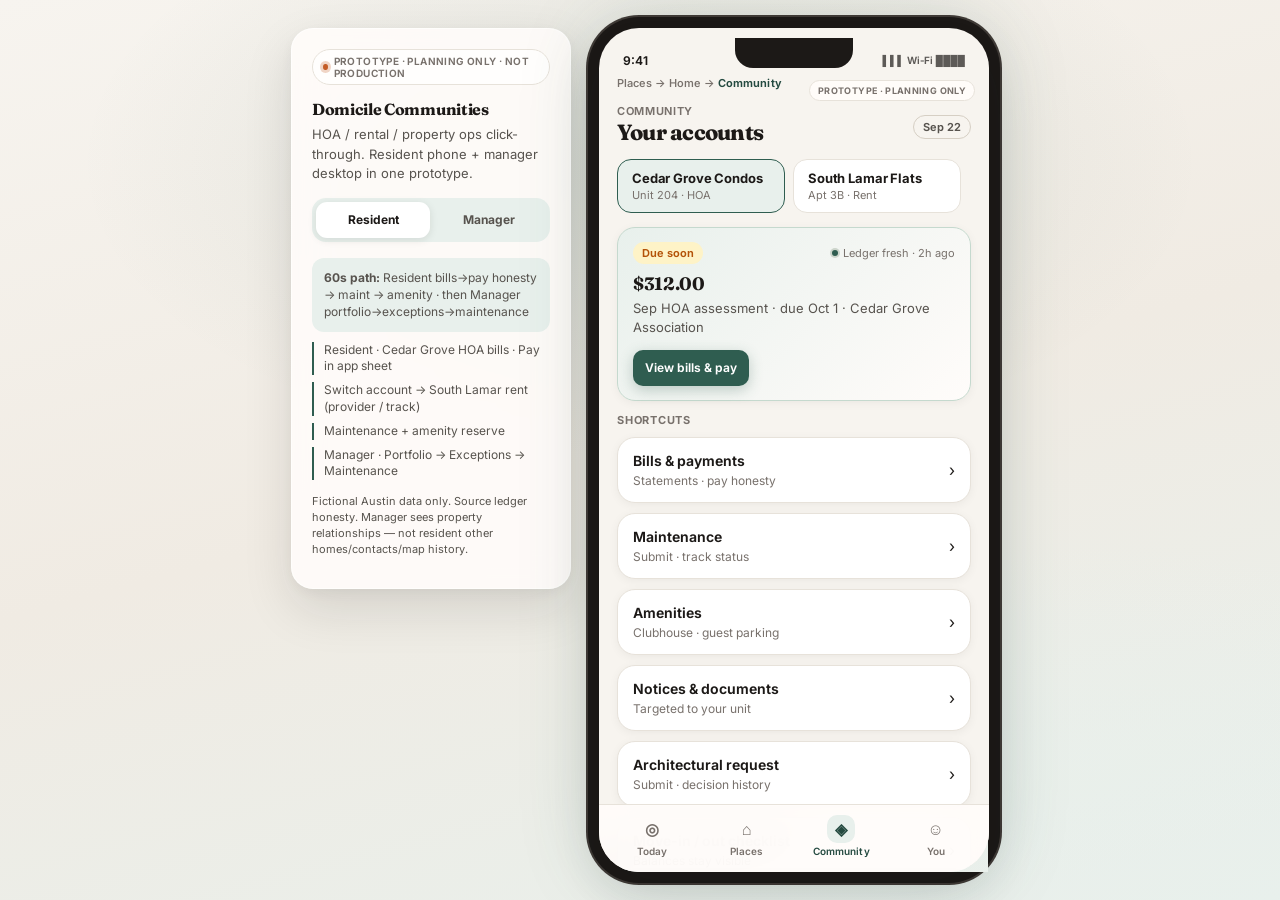
<file: communities/index.html>
<!DOCTYPE html>
<html lang="en">
<head>
<meta charset="UTF-8" />
<meta name="viewport" content="width=device-width, initial-scale=1, maximum-scale=1, user-scalable=no" />
<meta name="description" content="Domicile Communities — HOA / property operations founder prototype (planning only)" />
<title>Domicile · Communities Prototype</title>
<link rel="preconnect" href="https://fonts.googleapis.com" />
<link rel="preconnect" href="https://fonts.gstatic.com" crossorigin />
<link href="https://fonts.googleapis.com/css2?family=Fraunces:opsz,wght@9..144,500;9..144,600;9..144,700&family=Inter:wght@400;500;600;700&display=swap" rel="stylesheet" />
<link rel="stylesheet" href="app.css" />
</head>
<body>
<div class="stage">
  <aside class="coach">
    <div class="badge-proto">Prototype · planning only · not production</div>
    <h2>Domicile Communities</h2>
    <p>HOA / rental / property ops click-through. Resident phone + manager desktop in one prototype.</p>
    <div class="role-switch">
      <button type="button" data-role="resident" class="on" onclick="setRole('resident')">Resident</button>
      <button type="button" data-role="manager" onclick="setRole('manager')">Manager</button>
    </div>
    <div class="hint"><strong>60s path:</strong> Resident bills→pay honesty → maint → amenity · then Manager portfolio→exceptions→maintenance</div>
    <div class="path">Resident · Cedar Grove HOA bills · Pay in app sheet</div>
    <div class="path">Switch account → South Lamar rent (provider / track)</div>
    <div class="path">Maintenance + amenity reserve</div>
    <div class="path">Manager · Portfolio → Exceptions → Maintenance</div>
    <p class="muted" style="margin-top:14px;font-size:11px;line-height:1.45">Fictional Austin data only. Source ledger honesty. Manager sees property relationships — not resident other homes/contacts/map history.</p>
  </aside>

  <!-- RESIDENT -->
  <div class="ws ws-resident active" id="ws-resident">
    <div class="phone" id="phone">
      <div class="phone-notch"></div>
      <div class="fab-demo">Prototype · planning only</div>
      <div class="status-bar">
        <span class="time">9:41</span>
        <span class="status-icons">▌▌▌  Wi‑Fi  ████</span>
      </div>
      <div class="app">
        <div class="crumb-bar">Places → Home → <strong>Community</strong></div>
        <div class="screens" id="screens">
          <section class="screen" data-screen="r-places" data-nav="places">
            <div class="pad-lg">
              <h1 class="h1">Places</h1>
              <p class="sub mb-12">Homes you own or occupy.</p>
              <div class="card tap mb-12" onclick="go('r-home-cedar')">
                <div class="row gap-md">
                  <div class="photo sm condo"></div>
                  <div>
                    <div class="strong" style="font-size:15px">Cedar Grove Condos</div>
                    <div class="muted">Unit 204 · East Austin · Owner</div>
                    <div class="chips mt-8"><span class="pill olive">HOA</span><span class="pill warn">Dues due</span></div>
                  </div>
                </div>
              </div>
              <div class="card tap" onclick="go('r-home-lamar')">
                <div class="row gap-md">
                  <div class="photo sm flats"></div>
                  <div>
                    <div class="strong" style="font-size:15px">South Lamar Flats</div>
                    <div class="muted">Apt 3B · South Lamar · Resident</div>
                    <div class="chips mt-8"><span class="pill sky">Rent</span><span class="pill ghost">Track</span></div>
                  </div>
                </div>
              </div>
            </div>
          </section>

          <section class="screen" data-screen="r-home-cedar" data-nav="places">
            <div class="topbar">
              <button class="back" onclick="go('r-places')">‹ Places</button>
              <span class="title">Home</span><span></span>
            </div>
            <div class="pad">
              <div class="photo tall condo mb-12"><span class="photo-label">Cedar Grove · Unit 204</span></div>
              <h1 class="h1" style="font-size:22px">Cedar Grove Condos</h1>
              <p class="sub mb-16">Unit 204 · East Austin · you are owner &amp; resident</p>
              <div style="display:grid;grid-template-columns:1fr 1fr;gap:10px">
                <button class="card tap" style="text-align:left" onclick="go('r-community')"><div class="h3">Community</div><p class="muted mt-4">HOA · bills · amenities</p></button>
                <button class="card tap" style="text-align:left" onclick="go('r-bills')"><div class="h3">Bills</div><p class="muted mt-4">$312 due Oct 1</p></button>
                <button class="card tap" style="text-align:left" onclick="go('r-maint-new')"><div class="h3">Maintenance</div><p class="muted mt-4">Open request</p></button>
                <button class="card tap" style="text-align:left" onclick="go('r-costs')"><div class="h3">Home costs</div><p class="muted mt-4">Dues vs escrow</p></button>
              </div>
            </div>
          </section>

          <section class="screen" data-screen="r-home-lamar" data-nav="places">
            <div class="topbar">
              <button class="back" onclick="go('r-places')">‹ Places</button>
              <span class="title">Home</span><span></span>
            </div>
            <div class="pad">
              <div class="photo tall flats mb-12"><span class="photo-label">South Lamar · Apt 3B</span></div>
              <h1 class="h1" style="font-size:22px">South Lamar Flats</h1>
              <p class="sub mb-16">Apt 3B · rental · you are resident (not owner)</p>
              <button class="btn btn-primary" onclick="switchAccount('lamar');go('r-community')">Open community for this home</button>
            </div>
          </section>
          <section class="screen active" data-screen="r-community" data-nav="community">
            <div class="pad-lg">
              <div class="between mb-4">
                <div>
                  <div class="muted" style="font-size:11px;font-weight:650;letter-spacing:.06em;text-transform:uppercase">Community</div>
                  <h1 class="h1" style="font-size:22px;margin-top:2px">Your accounts</h1>
                </div>
                <span class="pill ghost">Sep 22</span>
              </div>
              <div class="acct-switch">
                <button type="button" class="acct-chip on" data-acct="cedar" onclick="switchAccount('cedar')">
                  <div class="name">Cedar Grove Condos</div>
                  <div class="meta">Unit 204 · HOA</div>
                </button>
                <button type="button" class="acct-chip" data-acct="lamar" onclick="switchAccount('lamar')">
                  <div class="name">South Lamar Flats</div>
                  <div class="meta">Apt 3B · Rent</div>
                </button>
              </div>

              <div data-acct-panel="cedar">
                <div class="card mt-12 mb-12" style="background:linear-gradient(135deg,#E8F0EC,#FFFCFA);border-color:#C5D9CE">
                  <div class="between mb-8">
                    <span class="pill warn">Due soon</span>
                    <span class="freshness">Ledger fresh · 2h ago</span>
                  </div>
                  <div class="h2" style="margin:0">$312.00</div>
                  <p class="sub mt-4">Sep HOA assessment · due Oct 1 · Cedar Grove Association</p>
                  <button class="btn btn-primary btn-sm mt-12" style="width:auto" onclick="go('r-bills')">View bills &amp; pay</button>
                </div>
                <div class="section-label" style="margin-top:4px">Shortcuts</div>
                <div class="stack">
                  <div class="card tap" onclick="go('r-bills')"><div class="between"><div><div class="h3" style="margin:0">Bills &amp; payments</div><p class="muted mt-4">Statements · pay honesty</p></div><span>›</span></div></div>
                  <div class="card tap" onclick="go('r-maint-new')"><div class="between"><div><div class="h3" style="margin:0">Maintenance</div><p class="muted mt-4">Submit · track status</p></div><span>›</span></div></div>
                  <div class="card tap" onclick="go('r-amenities')"><div class="between"><div><div class="h3" style="margin:0">Amenities</div><p class="muted mt-4">Clubhouse · guest parking</p></div><span>›</span></div></div>
                  <div class="card tap" onclick="go('r-notices')"><div class="between"><div><div class="h3" style="margin:0">Notices &amp; documents</div><p class="muted mt-4">Targeted to your unit</p></div><span>›</span></div></div>
                  <div class="card tap" onclick="go('r-arch')"><div class="between"><div><div class="h3" style="margin:0">Architectural request</div><p class="muted mt-4">Submit · decision history</p></div><span>›</span></div></div>
                  <div class="card tap" onclick="go('r-move')"><div class="between"><div><div class="h3" style="margin:0">Move-in / out checklist</div><p class="muted mt-4">Balances stay visible</p></div><span>›</span></div></div>
                  <div class="card tap" onclick="go('r-costs')"><div class="between"><div><div class="h3" style="margin:0">Home-cost overview</div><p class="muted mt-4">Dues · escrow-aware</p></div><span>›</span></div></div>
                </div>
              </div>

              <div data-acct-panel="lamar" class="hide">
                <div class="card mt-12 mb-12">
                  <div class="between mb-8">
                    <span class="pill sky">Rent</span>
                    <span class="freshness">Provider sync · 1d ago</span>
                  </div>
                  <div class="h2" style="margin:0">$1,850.00</div>
                  <p class="sub mt-4">October rent · due Oct 1 · paid via AppFolio</p>
                  <div class="banner info mt-12"><span>ℹ</span><span>Domicile tracks &amp; reminds — payment settles in the landlord’s provider, not a Domicile ledger.</span></div>
                  <button class="btn btn-secondary btn-sm mt-12" style="width:auto" onclick="go('r-bills')">View bills &amp; pay options</button>
                </div>
                <div class="section-label" style="margin-top:4px">Shortcuts</div>
                <div class="stack">
                  <div class="card tap" onclick="go('r-bills')"><div class="between"><div><div class="h3" style="margin:0">Bills &amp; payments</div><p class="muted mt-4">Track · remind · provider</p></div><span>›</span></div></div>
                  <div class="card tap" onclick="go('r-maint-new')"><div class="between"><div><div class="h3" style="margin:0">Maintenance</div><p class="muted mt-4">Via property manager</p></div><span>›</span></div></div>
                  <div class="card tap" onclick="go('r-notices')"><div class="between"><div><div class="h3" style="margin:0">Notices</div><p class="muted mt-4">Building announcements</p></div><span>›</span></div></div>
                  <div class="card tap" onclick="go('r-move')"><div class="between"><div><div class="h3" style="margin:0">Move-out checklist</div><p class="muted mt-4">No silent balance close</p></div><span>›</span></div></div>
                </div>
              </div>
            </div>
          </section>
          <section class="screen" data-screen="r-bills" data-nav="community">
            <div class="topbar">
              <button class="back" onclick="go('r-community')">‹ Community</button>
              <span class="title">Bills &amp; payments</span><span></span>
            </div>
            <div class="pad">
              <div class="segment" id="bill-seg">
                <button type="button" class="on" data-seg="due" onclick="segBills('due')">Due soon</button>
                <button type="button" data-seg="sched" onclick="segBills('sched')">Scheduled</button>
                <button type="button" data-seg="hist" onclick="segBills('hist')">History</button>
              </div>

              <div data-bill-panel="due">
                <div data-acct-panel="cedar">
                  <div class="card tap mb-12" onclick="go('r-statement')">
                    <div class="between mb-8">
                      <span class="pill warn">Due Oct 1</span>
                      <span class="freshness">Source HOA · 2h</span>
                    </div>
                    <div class="between">
                      <div>
                        <div class="h3" style="margin:0">Sep assessment</div>
                        <p class="muted mt-4">Cedar Grove Association</p>
                      </div>
                      <div class="strong" style="font-size:18px">$312.00</div>
                    </div>
                  </div>
                  <div class="section-label">How you can pay</div>
                  <div class="pay-mode in-app">
                    <div class="mode-label"><span class="pill ok">Pay in app</span></div>
                    <div class="mode-desc">Domicile can collect for this HOA account. Opens checkout — funds settle to association payee.</div>
                    <button class="btn btn-primary btn-sm" style="width:auto;margin-top:10px" onclick="openPaySheet()">Pay $312.00</button>
                  </div>
                  <div class="pay-mode provider">
                    <div class="mode-label"><span class="pill sky">Pay through provider</span></div>
                    <div class="mode-desc">Also accepted via association portal (CedarPay). Domicile will refresh the source ledger after sync.</div>
                    <button class="btn btn-ghost btn-sm" style="width:auto;margin-top:10px" onclick="toast('Would open CedarPay (prototype)')">Open CedarPay</button>
                  </div>
                </div>
                <div data-acct-panel="lamar" class="hide">
                  <div class="card mb-12">
                    <div class="between mb-8">
                      <span class="pill sky">Due Oct 1</span>
                      <span class="freshness stale">Provider · 1d</span>
                    </div>
                    <div class="between">
                      <div>
                        <div class="h3" style="margin:0">October rent</div>
                        <p class="muted mt-4">South Lamar Property Co.</p>
                      </div>
                      <div class="strong" style="font-size:18px">$1,850.00</div>
                    </div>
                  </div>
                  <div class="section-label">How you can pay</div>
                  <div class="pay-mode provider">
                    <div class="mode-label"><span class="pill sky">Pay through provider</span></div>
                    <div class="mode-desc">Rent settles in AppFolio. Domicile does not invent a competing bank ledger.</div>
                    <button class="btn btn-secondary btn-sm" style="width:auto;margin-top:10px" onclick="toast('Would open AppFolio (prototype)')">Open AppFolio</button>
                  </div>
                  <div class="pay-mode track">
                    <div class="mode-label"><span class="pill ghost">Track and remind</span></div>
                    <div class="mode-desc">No in-app checkout for this account. We’ll nudge you before due and mark settled when the provider confirms.</div>
                    <button class="btn btn-ghost btn-sm" style="width:auto;margin-top:10px" onclick="toast('Reminder set for Sep 28')">Set reminder</button>
                  </div>
                </div>
              </div>

              <div data-bill-panel="sched" class="hide">
                <div class="card">
                  <div class="between mb-8"><span class="pill olive">Autopay</span><span class="muted">1st of month</span></div>
                  <div class="h3" style="margin:0">Cedar Grove assessment</div>
                  <p class="sub mt-8">Next run Oct 1 · $312 · checking ••4821 · Pay in app mandate</p>
                </div>
                <div class="banner info mt-12"><span>ℹ</span><span>Scheduled ≠ settled. Ledger posts only after processor confirms and source HOA syncs.</span></div>
              </div>

              <div data-bill-panel="hist" class="hide">
                <div class="card tap mb-10" onclick="go('r-payment-state')">
                  <div class="between mb-6">
                    <span class="pill warn">Processing</span>
                    <span class="muted">Sep 18</span>
                  </div>
                  <div class="between">
                    <div>
                      <div class="h3" style="margin:0">Special assessment</div>
                      <p class="muted mt-4">Mid-reconcile · not ledger-posted yet</p>
                    </div>
                    <div class="strong">$150.00</div>
                  </div>
                </div>
                <div class="card mb-10">
                  <div class="between mb-6"><span class="pill ok">Settled</span><span class="muted">Aug 1</span></div>
                  <div class="between"><div><div class="h3" style="margin:0">Aug assessment</div><p class="muted mt-4">Posted to source ledger</p></div><div class="strong">$312.00</div></div>
                </div>
                <div class="card">
                  <div class="between mb-6"><span class="pill ok">Settled</span><span class="muted">Jul 1</span></div>
                  <div class="between"><div><div class="h3" style="margin:0">Jul assessment</div><p class="muted mt-4">Posted to source ledger</p></div><div class="strong">$312.00</div></div>
                </div>
              </div>
            </div>
          </section>

          <section class="screen" data-screen="r-statement" data-nav="community">
            <div class="topbar">
              <button class="back" onclick="go('r-bills')">‹ Bills</button>
              <span class="title">Statement</span><span></span>
            </div>
            <div class="pad">
              <div class="between mb-8">
                <h1 class="h1" style="font-size:20px">Sep 2026</h1>
                <span class="freshness">Fresh · 2h ago</span>
              </div>
              <p class="sub mb-12">Itemized from <strong>source HOA ledger</strong> · Cedar Grove Association. Domicile does not invent a competing bank ledger.</p>
              <div class="card mb-12">
                <div class="quote-line"><span>Charge source</span><span>HOA assessment</span></div>
                <div class="quote-line"><span>Period</span><span>Sep 1 – Sep 30</span></div>
                <div class="quote-line"><span>Base dues</span><span>$285.00</span></div>
                <div class="quote-line"><span>Reserve contribution</span><span>$27.00</span></div>
                <div class="quote-line sub"><span>Credit · early-pay (none)</span><span>$0.00</span></div>
                <div class="quote-line"><span>Prior balance</span><span>$0.00</span></div>
                <div class="quote-line total"><span>Amount due</span><span>$312.00</span></div>
                <div class="quote-line sub"><span>Payee</span><span>Cedar Grove Association</span></div>
                <div class="quote-line sub"><span>Due</span><span>Oct 1, 2026</span></div>
              </div>
              <button class="btn btn-primary" onclick="openPaySheet()">Pay in app · $312.00</button>
              <button class="btn btn-ghost mt-8" style="width:100%" onclick="go('r-payment-state')">View recent payment states</button>
            </div>
          </section>

          <section class="screen" data-screen="r-payment-state" data-nav="community">
            <div class="topbar">
              <button class="back" onclick="go('r-bills')">‹ Bills</button>
              <span class="title">Payment status</span><span></span>
            </div>
            <div class="pad">
              <h1 class="h1" style="font-size:20px">Special assessment</h1>
              <p class="sub mb-12">$150.00 · initiated Sep 18 · mid-reconcile</p>
              <div class="pay-states">
                <div class="pay-state done">Initiated<br/>Sep 18</div>
                <div class="pay-state mid">Processing<br/>now</div>
                <div class="pay-state">Settled</div>
                <div class="pay-state">Ledger<br/>posted</div>
              </div>
              <div class="banner warn mb-12"><span>⚠</span><span><strong>Initiated ≠ processing ≠ settled ≠ ledger posted.</strong> Your bank may show a hold while the association source ledger still shows open.</span></div>
              <div class="card mb-12">
                <div class="timeline">
                  <div class="tl-item done"><div class="tl-dot"></div><div class="tl-body"><div class="tl-title">Initiated</div><div class="tl-sub">You authorized ACH · checking ••4821 · Sep 18, 9:14 AM</div></div></div>
                  <div class="tl-item now"><div class="tl-dot"></div><div class="tl-body"><div class="tl-title">Processing</div><div class="tl-sub">Processor accepted · awaiting settlement window (1–3 biz days)</div></div></div>
                  <div class="tl-item"><div class="tl-dot"></div><div class="tl-body"><div class="tl-title">Settled</div><div class="tl-sub">Funds land with payee · Cedar Grove Association</div></div></div>
                  <div class="tl-item"><div class="tl-dot"></div><div class="tl-body"><div class="tl-title">Ledger posted</div><div class="tl-sub">Source HOA ledger marks this charge paid · then Domicile refreshes</div></div></div>
                </div>
              </div>
              <p class="muted">This payment is deliberately shown mid-reconcile for demo honesty.</p>
            </div>
          </section>
          <section class="screen" data-screen="r-maint-new" data-nav="community">
            <div class="topbar">
              <button class="back" onclick="go('r-community')">‹ Community</button>
              <span class="title">New request</span><span></span>
            </div>
            <div class="pad">
              <h1 class="h1" style="font-size:20px">Maintenance</h1>
              <p class="sub mb-12">Cedar Grove · Unit 204</p>
              <div class="field mb-8">
                <label>Category</label>
                <select><option>Plumbing</option><option>HVAC</option><option>Electrical</option><option>Appliance</option><option>Other</option></select>
              </div>
              <div class="field mb-8">
                <label>Describe the issue</label>
                <textarea>Kitchen sink slow drain; water backs up after dishwasher runs.</textarea>
              </div>
              <div class="section-label" style="margin-top:4px">Photos</div>
              <div class="row gap-md mb-12">
                <div class="photo-slot filled" onclick="togglePhoto(this)" title="Placeholder photo"></div>
                <div class="photo-slot" onclick="togglePhoto(this)">＋</div>
                <div class="photo-slot" onclick="togglePhoto(this)">＋</div>
              </div>
              <div class="section-label">Permission to enter</div>
              <div class="banner info mb-8"><span>ℹ</span><span>Separate from permanent address access. This grants entry only for this work order’s appointment window.</span></div>
              <div class="check-row mb-8">
                <input type="checkbox" id="pte" checked />
                <label for="pte">Allow entry if I’m not home during the appointment window</label>
              </div>
              <div class="field-row mb-8">
                <div class="field"><label>Window start</label><input value="Thu Sep 25 · 9:00 AM" /></div>
                <div class="field"><label>Window end</label><input value="Thu Sep 25 · 12:00 PM" /></div>
              </div>
              <div class="field mb-12">
                <label>Entry notes</label>
                <input value="Use lobby code · knock first · dog crated" />
              </div>
              <button class="btn btn-primary" onclick="submitMaint()">Submit request</button>
              <button class="btn btn-ghost mt-8" style="width:100%" onclick="go('r-maint-status')">View open request status</button>
            </div>
          </section>

          <section class="screen" data-screen="r-maint-status" data-nav="community">
            <div class="topbar">
              <button class="back" onclick="go('r-community')">‹ Community</button>
              <span class="title">Request #CG-1842</span><span></span>
            </div>
            <div class="pad">
              <div class="between mb-8"><span class="pill sky">Assigned</span><span class="muted">Updated 40m ago</span></div>
              <h1 class="h1" style="font-size:20px">Kitchen slow drain</h1>
              <p class="sub mb-16">Plumbing · Unit 204</p>
              <div class="card mb-12">
                <div class="timeline">
                  <div class="tl-item done"><div class="tl-dot"></div><div class="tl-body"><div class="tl-title">Submitted</div><div class="tl-sub">Sep 22 · 2:10 PM · with photos</div></div></div>
                  <div class="tl-item done"><div class="tl-dot"></div><div class="tl-body"><div class="tl-title">Triaged</div><div class="tl-sub">Priority normal · plumbing queue</div></div></div>
                  <div class="tl-item now"><div class="tl-dot"></div><div class="tl-body"><div class="tl-title">Assigned</div><div class="tl-sub">Rio Plumbing · Thu 9:00–12:00 window</div></div></div>
                  <div class="tl-item"><div class="tl-dot"></div><div class="tl-body"><div class="tl-title">On site / complete</div><div class="tl-sub">Pending visit</div></div></div>
                </div>
              </div>
              <div class="card">
                <div class="h3">Access for this visit</div>
                <p class="sub mt-8">Permission-to-enter: yes · window only · not permanent address access</p>
              </div>
            </div>
          </section>

          <section class="screen" data-screen="r-amenities" data-nav="community">
            <div class="topbar">
              <button class="back" onclick="go('r-community')">‹ Community</button>
              <span class="title">Amenities</span><span></span>
            </div>
            <div class="pad">
              <div class="photo med club mb-12"><span class="photo-label">Clubhouse</span></div>
              <h1 class="h1" style="font-size:20px">Reserve</h1>
              <p class="sub mb-12">Rules &amp; capacity enforced by association.</p>
              <div class="card mb-12">
                <div class="between mb-8">
                  <div class="h3" style="margin:0">Clubhouse</div>
                  <span class="pill olive">Capacity 40</span>
                </div>
                <p class="sub mb-8">4-hour blocks · residents + 2 guests · no amplified music after 9 PM · $50 clean deposit</p>
                <div class="section-label" style="margin-top:4px">Sat Sep 27</div>
                <div class="amenity-slot"><span>10:00 AM – 2:00 PM</span><button class="btn btn-sm btn-secondary" style="width:auto" onclick="reserveAmenity('Clubhouse Sat 10–2')">Reserve</button></div>
                <div class="amenity-slot taken"><span>2:00 PM – 6:00 PM</span><span class="pill ghost">Full</span></div>
                <div class="amenity-slot"><span>6:00 PM – 10:00 PM</span><button class="btn btn-sm btn-secondary" style="width:auto" onclick="reserveAmenity('Clubhouse Sat 6–10')">Reserve</button></div>
              </div>
              <div class="card mb-12">
                <div class="between mb-8">
                  <div class="h3" style="margin:0">Guest parking · Spot G4</div>
                  <span class="pill olive">1 overnight</span>
                </div>
                <p class="sub mb-8">Max 2 nights / week · plate required · not for residents’ primary cars</p>
                <div class="field mb-8"><label>Guest plate</label><input value="TX 7XK-291" /></div>
                <button class="btn btn-secondary btn-sm" style="width:auto" onclick="reserveAmenity('Guest parking G4')">Reserve overnight</button>
              </div>
              <div class="section-label">Your reservations</div>
              <div class="card">
                <div class="between">
                  <div>
                    <div class="h3" style="margin:0">Clubhouse</div>
                    <p class="muted mt-4">Fri Sep 26 · 6–10 PM · 12 of 40</p>
                  </div>
                  <button class="btn btn-ghost btn-sm" style="width:auto" onclick="cancelAmenity()">Cancel</button>
                </div>
              </div>
            </div>
          </section>
          <section class="screen" data-screen="r-notices" data-nav="community">
            <div class="topbar">
              <button class="back" onclick="go('r-community')">‹ Community</button>
              <span class="title">Notices</span><span></span>
            </div>
            <div class="pad">
              <div class="banner private mb-12"><span>🔒</span><span>Targeted to authorized recipients for your unit — not a mailing-list blast. Your contact isn’t shared with other residents.</span></div>
              <div class="card mb-10">
                <div class="between mb-6"><span class="pill sage">Board</span><span class="muted">Sep 20</span></div>
                <div class="h3">Pool heater maintenance</div>
                <p class="sub mt-8">Pool closed Tue Sep 23 · 8 AM–2 PM. Access fob still works for gym.</p>
              </div>
              <div class="card mb-10">
                <div class="between mb-6"><span class="pill sky">Document</span><span class="muted">Sep 12</span></div>
                <div class="h3">2026 budget packet</div>
                <p class="sub mt-8">PDF · 18 pages · visible to owners of record only</p>
                <button class="btn btn-ghost btn-sm mt-10" style="width:auto" onclick="toast('Would open PDF (prototype)')">Open document</button>
              </div>
              <div class="card">
                <div class="between mb-6"><span class="pill warn">Unit 204</span><span class="muted">Sep 8</span></div>
                <div class="h3">Violation notice · resolved</div>
                <p class="sub mt-8">Balcony storage — cured Sep 10. No fine posted.</p>
              </div>
            </div>
          </section>

          <section class="screen" data-screen="r-arch" data-nav="community">
            <div class="topbar">
              <button class="back" onclick="go('r-community')">‹ Community</button>
              <span class="title">Architectural</span><span></span>
            </div>
            <div class="pad">
              <h1 class="h1" style="font-size:20px">New request</h1>
              <p class="sub mb-12">Exterior / common-area impacting changes need board review.</p>
              <div class="field mb-8"><label>Request type</label>
                <select><option>Balcony screen</option><option>Window replacement</option><option>EV charger</option><option>Other</option></select>
              </div>
              <div class="field mb-8"><label>Description</label>
                <textarea>Install bronze retractable balcony screen per association guidelines, facing courtyard.</textarea>
              </div>
              <div class="row gap-md mb-12">
                <div class="photo-slot" onclick="togglePhoto(this)">＋</div>
                <div class="photo-slot" onclick="togglePhoto(this)">＋</div>
              </div>
              <button class="btn btn-primary" onclick="submitArch()">Submit for review</button>
              <button class="btn btn-ghost mt-8" style="width:100%" onclick="go('r-arch-history')">Decision history</button>
            </div>
          </section>

          <section class="screen" data-screen="r-arch-history" data-nav="community">
            <div class="topbar">
              <button class="back" onclick="go('r-arch')">‹ Request</button>
              <span class="title">Decisions</span><span></span>
            </div>
            <div class="pad">
              <div class="card mb-10">
                <div class="between mb-6"><span class="pill warn">In review</span><span class="muted">Sep 22</span></div>
                <div class="h3">Balcony screen</div>
                <p class="sub mt-8">Submitted today · typical 10–14 day review</p>
              </div>
              <div class="card mb-10">
                <div class="between mb-6"><span class="pill ok">Approved</span><span class="muted">Mar 4</span></div>
                <div class="h3">EV charger · reserved stall</div>
                <p class="sub mt-8">Conditions: Level 2 only · electrician licensed in Travis Co.</p>
              </div>
              <div class="card">
                <div class="between mb-6"><span class="pill danger">Denied</span><span class="muted">Nov 2025</span></div>
                <div class="h3">Rooftop satellite</div>
                <p class="sub mt-8">Conflicts with roof warranty · see policy §4.2</p>
              </div>
            </div>
          </section>

          <section class="screen" data-screen="r-move" data-nav="community">
            <div class="topbar">
              <button class="back" onclick="go('r-community')">‹ Community</button>
              <span class="title">Move checklist</span><span></span>
            </div>
            <div class="pad">
              <h1 class="h1" style="font-size:20px">Move-out · Unit 204</h1>
              <p class="sub mb-12">Checklist does <strong>not</strong> silently close unsettled balances.</p>
              <div class="banner danger mb-12"><span>⛔</span><span>Open balance $312 (Sep dues) blocks final clearance. Paying or transferring responsibility is required.</span></div>
              <div class="checklist-item"><input type="checkbox" checked onchange="toggleCheck(this)" /><div><div class="strong">Forwarding address on file</div><div class="muted">Received Sep 15</div></div></div>
              <div class="checklist-item"><input type="checkbox" checked onchange="toggleCheck(this)" /><div><div class="strong">Fob &amp; parking pass returned</div><div class="muted">Lobby desk · Sep 20</div></div></div>
              <div class="checklist-item"><input type="checkbox" onchange="toggleCheck(this)" /><div><div class="strong">Final walkthrough scheduled</div><div class="muted">Pick a slot with management</div></div></div>
              <div class="checklist-item blocked"><input type="checkbox" onchange="toggleCheck(this)" /><div><div class="strong">Settle open balances</div><div class="muted">$312 dues · cannot check off while open</div></div></div>
              <div class="checklist-item"><input type="checkbox" onchange="toggleCheck(this)" /><div><div class="strong">Access revoked after clearance</div><div class="muted">Only after balances + walkthrough</div></div></div>
              <button class="btn btn-secondary mt-12" onclick="go('r-bills')">Pay open balance</button>
              <div class="card mt-16" style="background:var(--accent-soft);border-style:dashed">
                <div class="h3" style="margin:0">Personal Move Planning</div>
                <p class="sub mt-8">USPS, utilities, bank &amp; AI email drafts live in the personal app — not this HOA checklist. Community clearance stays separate.</p>
                <a class="btn btn-primary btn-sm mt-12" style="display:inline-flex;width:auto;text-decoration:none" href="../index.html#move-planning">Open Move Planning →</a>
              </div>
            </div>
          </section>

          <section class="screen" data-screen="r-costs" data-nav="community">
            <div class="topbar">
              <button class="back" onclick="go('r-community')">‹ Community</button>
              <span class="title">Home costs</span><span></span>
            </div>
            <div class="pad">
              <h1 class="h1" style="font-size:20px">Cost overview</h1>
              <p class="sub mb-12">Cedar Grove · Unit 204 · trailing 12 mo</p>
              <div class="card mb-12">
                <div class="quote-line"><span>HOA dues (paid)</span><span>$3,420</span></div>
                <div class="quote-line"><span>Special assessments</span><span>$150</span></div>
                <div class="quote-line"><span>Utilities (unit)</span><span>$1,280</span></div>
                <div class="quote-line total"><span>Tracked here</span><span>$4,850</span></div>
              </div>
              <div class="banner info"><span>ℹ</span><span><strong>Escrow-aware:</strong> Your mortgage escrow already includes property tax &amp; insurance — those are <em>not</em> double-counted in this overview.</span></div>
              <div class="card mt-12">
                <div class="h3">Escrow (mortgage)</div>
                <p class="sub mt-8">Tax + insurance ~$410/mo collected by lender · shown for context only · not a Domicile charge</p>
              </div>
            </div>
          </section>

          <section class="screen" data-screen="r-today" data-nav="today">
            <div class="pad-lg">
              <div class="muted" style="font-size:12px">Tuesday, Sep 22</div>
              <h1 class="h1">Today</h1>
              <p class="sub mb-12">Community actions that need you.</p>
              <div class="card tap mb-10" onclick="go('r-bills')">
                <div class="between"><div><div class="h3" style="margin:0">HOA dues due Oct 1</div><p class="muted mt-4">Cedar Grove · $312</p></div><span class="pill warn">Pay</span></div>
              </div>
              <div class="card tap mb-10" onclick="go('r-maint-status')">
                <div class="between"><div><div class="h3" style="margin:0">Maint · kitchen drain</div><p class="muted mt-4">Assigned · Thu window</p></div><span class="pill sky">Open</span></div>
              </div>
              <div class="card tap" onclick="go('r-amenities')">
                <div class="between"><div><div class="h3" style="margin:0">Clubhouse Fri 6–10 PM</div><p class="muted mt-4">Your reservation</p></div><span class="pill olive">Booked</span></div>
              </div>
            </div>
          </section>

          <section class="screen" data-screen="r-you" data-nav="you">
            <div class="pad-lg">
              <h1 class="h1">You</h1>
              <p class="sub mb-12">Alex Rivera · fictional demo persona</p>
              <div class="card mb-10">
                <div class="h3">Roles at Cedar Grove</div>
                <div class="role-tags mt-8">
                  <span class="pill olive">Owner</span>
                  <span class="pill sage">Resident</span>
                  <span class="pill">Payer</span>
                </div>
                <p class="muted mt-8">Roles are not collapsed — owner ≠ resident ≠ payer when they differ.</p>
              </div>
              <div class="card mb-10">
                <div class="h3">Roles at South Lamar</div>
                <div class="role-tags mt-8">
                  <span class="pill sage">Resident</span>
                  <span class="pill sky">Payer (rent)</span>
                </div>
              </div>
              <button class="btn btn-secondary" onclick="setRole('manager')">Switch to Manager workspace</button>
            </div>
          </section>

        </div>

        <nav class="bottom-nav">
          <button class="nav-item" data-nav="today" onclick="navTo('today')"><span class="ico">◎</span>Today</button>
          <button class="nav-item" data-nav="places" onclick="navTo('places')"><span class="ico">⌂</span>Places</button>
          <button class="nav-item active" data-nav="community" onclick="navTo('community')"><span class="ico">◈</span>Community</button>
          <button class="nav-item" data-nav="you" onclick="navTo('you')"><span class="ico">☺</span>You</button>
        </nav>

        <div class="sheet-overlay" id="pay-overlay" onclick="closePaySheet()"></div>
        <div class="sheet" id="pay-sheet">
          <div class="sheet-handle"></div>
          <h2 class="h2">Pay in app</h2>
          <p class="sub mb-12">Cedar Grove Association · Sep assessment</p>
          <div class="card dense mb-12">
            <div class="quote-line total" style="border:0;margin:0;padding:0"><span>Amount</span><span>$312.00</span></div>
            <div class="quote-line sub"><span>Method</span><span>ACH · checking ••4821</span></div>
            <div class="quote-line sub"><span>Payee</span><span>Cedar Grove Association</span></div>
          </div>
          <div class="banner info mb-12"><span>ℹ</span><span>After you confirm: status becomes <em>initiated</em>, then processing → settled → ledger posted. This is not instant ledger clearance.</span></div>
          <button class="btn btn-primary" onclick="submitPay()">Confirm payment</button>
          <button class="btn btn-ghost mt-8" style="width:100%" onclick="closePaySheet()">Cancel</button>
        </div>
      </div>
    </div>
  </div>
  <div class="ws ws-manager" id="ws-manager">
    <div class="mgr-shell">
      <div class="mgr-proto">Prototype · planning only</div>
      <aside class="mgr-side">
        <div class="mgr-brand">
          <div class="logo">Domicile · Ops</div>
          <div class="sub">Cedar Grove + portfolio<br/>Manager sees property relationships only</div>
        </div>
        <button class="mgr-nav-item on" data-mnav="m-portfolio" onclick="goMgr('m-portfolio')">▦ Portfolio</button>
        <button class="mgr-nav-item" data-mnav="m-residents" onclick="goMgr('m-residents')">☺ Residents &amp; owners</button>
        <button class="mgr-nav-item" data-mnav="m-accounts" onclick="goMgr('m-accounts')">☰ Accounts</button>
        <button class="mgr-nav-item" data-mnav="m-exceptions" onclick="goMgr('m-exceptions')">⚠ Exceptions <span class="badge">3</span></button>
        <button class="mgr-nav-item" data-mnav="m-maintenance" onclick="goMgr('m-maintenance')">🔧 Maintenance</button>
        <button class="mgr-nav-item" data-mnav="m-community" onclick="goMgr('m-community')">◈ Community</button>
        <button class="mgr-nav-item" data-mnav="m-move" onclick="goMgr('m-move')">⇄ Move-in/out</button>
        <button class="mgr-nav-item" data-mnav="m-admin" onclick="goMgr('m-admin')">⚙ Administration</button>
        <div class="mgr-privacy">Privacy chrome: you manage linked properties only — not a resident’s other homes, contacts, or map history.</div>
      </aside>
      <div class="mgr-main">
        <div class="mgr-top">
          <div>
            <div class="title" id="mgr-title">Portfolio</div>
            <div class="meta">Signed in as Jordan Lee · Property Manager</div>
          </div>
          <button class="btn btn-ghost btn-sm" style="width:auto" onclick="setRole('resident')">← Resident view</button>
        </div>
        <div class="mgr-body">

          <div class="mgr-screen active" data-mscreen="m-portfolio">
            <div class="grid-3 mb-16">
              <div class="kpi-card" onclick="goMgr('m-accounts')">
                <div class="kpi-n" style="color:var(--warn)">$48.2k</div>
                <div class="kpi-l">Open balances</div>
                <div class="kpi-s">Across 2 properties · source ledgers</div>
              </div>
              <div class="kpi-card" onclick="goMgr('m-maintenance')">
                <div class="kpi-n" style="color:var(--sky)">14</div>
                <div class="kpi-l">Open work orders</div>
                <div class="kpi-s">3 unassigned · 2 overdue</div>
              </div>
              <div class="kpi-card" onclick="goMgr('m-exceptions')">
                <div class="kpi-n" style="color:var(--danger)">3</div>
                <div class="kpi-l">Exceptions</div>
                <div class="kpi-s">Needs owner + next action</div>
              </div>
            </div>
            <div class="section-label" style="margin-top:0">Properties</div>
            <div class="grid-2">
              <div class="card tap" onclick="goMgr('m-residents')">
                <div class="row gap-md">
                  <div class="photo sm condo"></div>
                  <div>
                    <div class="h3" style="margin:0">Cedar Grove Condos</div>
                    <p class="muted mt-4">84 units · HOA · East Austin</p>
                    <div class="chips mt-8"><span class="pill warn">$12.4k open</span><span class="pill sky">6 WOs</span></div>
                  </div>
                </div>
              </div>
              <div class="card">
                <div class="row gap-md">
                  <div class="photo sm flats"></div>
                  <div>
                    <div class="h3" style="margin:0">South Lamar Flats</div>
                    <p class="muted mt-4">48 units · rental · PM mandate</p>
                    <div class="chips mt-8"><span class="pill ghost">$35.8k open</span><span class="pill sky">8 WOs</span></div>
                  </div>
                </div>
              </div>
            </div>
            <div class="section-label">Attention</div>
            <div class="card dense tap mb-8" onclick="goMgr('m-exceptions')">
              <div class="between"><div><span class="strong">Unmatched payment · Unit 204</span><div class="muted mt-4">$150 ACH · not linked to charge</div></div><span class="pill warn">Exception</span></div>
            </div>
            <div class="card dense tap" onclick="goMgr('m-maintenance')">
              <div class="between"><div><span class="strong">WO #CG-1842 kitchen drain</span><div class="muted mt-4">Assigned Rio · Thu window</div></div><span class="pill sky">Active</span></div>
            </div>
          </div>

          <div class="mgr-screen" data-mscreen="m-residents">
            <div class="between mb-12">
              <div>
                <h2 class="h2" style="margin:0">Cedar Grove Condos</h2>
                <p class="muted mt-4">Roles kept distinct — resident · owner · payer</p>
              </div>
              <span class="pill ghost">84 units</span>
            </div>
            <div class="banner private mb-12"><span>🔒</span><span>Showing people linked to this property only. No cross-portfolio “other homes,” contacts graph, or map history.</span></div>
            <div class="card">
              <div class="list-row">
                <div class="avatar">AR</div>
                <div class="body">
                  <div class="name">Alex Rivera · Unit 204</div>
                  <div class="meta">alex.r@example.demo · fictional</div>
                  <div class="role-tags">
                    <span class="pill olive">Owner</span>
                    <span class="pill sage">Resident</span>
                    <span class="pill">Payer</span>
                  </div>
                </div>
              </div>
              <div class="list-row">
                <div class="avatar">MK</div>
                <div class="body">
                  <div class="name">Maya Kim · Unit 204</div>
                  <div class="meta">Household member · not on title</div>
                  <div class="role-tags">
                    <span class="pill sage">Resident</span>
                    <span class="pill ghost">Not payer</span>
                  </div>
                </div>
              </div>
              <div class="list-row">
                <div class="avatar">JT</div>
                <div class="body">
                  <div class="name">Jordan Torres · Unit 118</div>
                  <div class="meta">Investor owner · lives elsewhere</div>
                  <div class="role-tags">
                    <span class="pill olive">Owner</span>
                    <span class="pill">Payer</span>
                    <span class="pill ghost">Not resident</span>
                  </div>
                </div>
              </div>
              <div class="list-row">
                <div class="avatar">SL</div>
                <div class="body">
                  <div class="name">Sam Lee · Unit 118</div>
                  <div class="meta">Tenant · rent via owner arrangement</div>
                  <div class="role-tags">
                    <span class="pill sage">Resident</span>
                    <span class="pill ghost">Not owner</span>
                    <span class="pill ghost">Not HOA payer</span>
                  </div>
                </div>
              </div>
            </div>
          </div>
          <div class="mgr-screen" data-mscreen="m-accounts">
            <div class="between mb-12">
              <div>
                <h2 class="h2" style="margin:0">Source HOA ledger</h2>
                <p class="muted mt-4">Cedar Grove Association · Domicile mirrors — does not invent a bank ledger</p>
              </div>
              <span class="freshness">Synced 2h ago</span>
            </div>
            <div class="banner info mb-12"><span>ℹ</span><span>Charges below are itemized from the association’s authoritative ledger. Freshness reflects last successful sync.</span></div>
            <div class="table-wrap">
              <table class="data">
                <thead>
                  <tr><th>Unit</th><th>Charge</th><th>Period</th><th>Amount</th><th>Balance</th><th>Status</th></tr>
                </thead>
                <tbody>
                  <tr><td>204</td><td>Assessment<br/><span class="muted">HOA dues</span></td><td>Sep 2026</td><td>$312.00</td><td>$312.00</td><td><span class="pill warn">Open</span></td></tr>
                  <tr><td>204</td><td>Special assess.<br/><span class="muted">Roof reserve</span></td><td>Sep 2026</td><td>$150.00</td><td>$150.00</td><td><span class="pill sky">Payment processing</span></td></tr>
                  <tr><td>118</td><td>Assessment</td><td>Sep 2026</td><td>$312.00</td><td>$0.00</td><td><span class="pill ok">Posted paid</span></td></tr>
                  <tr><td>310</td><td>Late fee</td><td>Aug 2026</td><td>$25.00</td><td>$25.00</td><td><span class="pill danger">Delinquent</span></td></tr>
                  <tr><td>056</td><td>Assessment</td><td>Sep 2026</td><td>$312.00</td><td>$0.00</td><td><span class="pill ok">Posted paid</span></td></tr>
                </tbody>
              </table>
            </div>
            <p class="muted mt-12">Credits &amp; payee on each line live in source system; Domicile displays with provenance.</p>
          </div>

          <div class="mgr-screen" data-mscreen="m-exceptions">
            <h2 class="h2">Exception queue</h2>
            <p class="sub mb-16">Each exception has an owner and a next action — nothing silent.</p>
            <div class="exc-card">
              <div class="between mb-4">
                <span class="pill warn">Unmatched payment</span>
                <span class="muted">Owner · Jordan Lee</span>
              </div>
              <div class="exc-title">$150 ACH · Unit 204</div>
              <div class="exc-meta">Initiated by Alex Rivera Sep 18 · processor settled · source ledger still shows special assessment open. Likely timing gap before ledger post.</div>
              <div class="exc-actions">
                <button class="btn btn-sm btn-primary" style="width:auto" onclick="mgrAction('Matched to special assessment · awaiting ledger post')">Match to charge</button>
                <button class="btn btn-sm btn-ghost" style="width:auto" onclick="mgrAction('Nudged source sync')">Force sync</button>
              </div>
            </div>
            <div class="exc-card sync">
              <div class="between mb-4">
                <span class="pill danger">Sync failure</span>
                <span class="muted">Owner · Ops on-call</span>
              </div>
              <div class="exc-title">CedarPay ledger pull failed</div>
              <div class="exc-meta">Last success 26h ago · auth token expired on provider side. Balances may be stale in resident views.</div>
              <div class="exc-actions">
                <button class="btn btn-sm btn-primary" style="width:auto" onclick="mgrAction('Re-auth flow started (prototype)')">Re-authorize</button>
                <button class="btn btn-sm btn-ghost" style="width:auto" onclick="mgrAction('Posted stale banner to residents')">Notify residents</button>
              </div>
            </div>
            <div class="exc-card unassigned">
              <div class="between mb-4">
                <span class="pill sky">Unassigned request</span>
                <span class="muted">Owner · Front desk</span>
              </div>
              <div class="exc-title">WO #CG-1855 · hallway light B2</div>
              <div class="exc-meta">Submitted by resident Unit 210 · triage complete · no vendor assigned after 18h SLA.</div>
              <div class="exc-actions">
                <button class="btn btn-sm btn-primary" style="width:auto" onclick="goMgr('m-maintenance');mgrAction('Opened maintenance to assign')">Assign vendor</button>
                <button class="btn btn-sm btn-ghost" style="width:auto" onclick="mgrAction('SLA clock paused · waiting parts')">Defer</button>
              </div>
            </div>
          </div>

          <div class="mgr-screen" data-mscreen="m-maintenance">
            <div class="between mb-12">
              <h2 class="h2" style="margin:0">Maintenance queue</h2>
              <div class="segment" style="margin:0;width:280px">
                <button type="button" class="on">All</button>
                <button type="button" onclick="mgrAction('Filter: unassigned')">Unassigned</button>
                <button type="button" onclick="mgrAction('Filter: mine')">Mine</button>
              </div>
            </div>
            <div class="table-wrap">
              <table class="data">
                <thead><tr><th>ID</th><th>Unit / issue</th><th>Stage</th><th>Assignee</th><th>Window</th><th></th></tr></thead>
                <tbody>
                  <tr class="tap" onclick="openMgrModal('modal-wo')">
                    <td>CG-1842</td><td>204 · Kitchen drain<br/><span class="muted">Plumbing</span></td>
                    <td><span class="pill sky">Assigned</span></td>
                    <td>Rio Plumbing</td>
                    <td>Thu 9–12</td>
                    <td><button class="btn btn-sm btn-ghost" style="width:auto" onclick="event.stopPropagation();openMgrModal('modal-wo')">Open</button></td>
                  </tr>
                  <tr>
                    <td>CG-1855</td><td>Common · Hall light B2<br/><span class="muted">Electrical</span></td>
                    <td><span class="pill warn">Triaged</span></td>
                    <td>—</td>
                    <td>—</td>
                    <td><button class="btn btn-sm btn-secondary" style="width:auto" onclick="mgrAction('Assigned BrightSpark Electric')">Assign</button></td>
                  </tr>
                  <tr>
                    <td>CG-1831</td><td>310 · AC not cooling<br/><span class="muted">HVAC</span></td>
                    <td><span class="pill ok">Complete</span></td>
                    <td>CoolAir ATX</td>
                    <td>Done Sep 19</td>
                    <td><button class="btn btn-sm btn-ghost" style="width:auto" onclick="mgrAction('Marked closed')">Close</button></td>
                  </tr>
                  <tr>
                    <td>CG-1820</td><td>056 · Dishwasher leak<br/><span class="muted">Appliance</span></td>
                    <td><span class="pill danger">Overdue</span></td>
                    <td>HomeFix</td>
                    <td>Was Sep 18</td>
                    <td><button class="btn btn-sm btn-ghost" style="width:auto" onclick="mgrAction('Escalated to supervisor')">Escalate</button></td>
                  </tr>
                </tbody>
              </table>
            </div>
            <p class="muted mt-12">Flow: triage → assign → status. Permission-to-enter is per work order, not permanent access.</p>
          </div>
          <div class="mgr-screen" data-mscreen="m-community">
            <div class="grid-2">
              <div>
                <h2 class="h2">Notice composer</h2>
                <p class="sub mb-12">Audience picker · authorized recipients only</p>
                <div class="field mb-8"><label>Subject</label><input value="Pool heater maintenance Tue" /></div>
                <div class="field mb-8"><label>Body</label><textarea>Pool closed Tuesday 8 AM–2 PM for heater service. Gym remains open.</textarea></div>
                <div class="section-label">Audience</div>
                <div>
                  <button type="button" class="audience-chip on" onclick="toggleAudience(this)">All residents · Cedar Grove</button>
                  <button type="button" class="audience-chip" onclick="toggleAudience(this)">Owners of record only</button>
                  <button type="button" class="audience-chip" onclick="toggleAudience(this)">Building B</button>
                  <button type="button" class="audience-chip locked" onclick="toggleAudience(this)">All Domicile users nearby</button>
                </div>
                <div class="banner private mt-12 mb-12"><span>🔒</span><span>Cannot target contacts outside mandate. No mailing-list leak to unrelated residents or other properties.</span></div>
                <button class="btn btn-primary" style="width:auto" onclick="mgrAction('Notice queued to authorized recipients')">Send notice</button>
              </div>
              <div>
                <h2 class="h2">Amenity calendar</h2>
                <p class="sub mb-12">Clubhouse · September</p>
                <div class="card">
                  <div class="cal-mini mb-12">
                    <div class="cal-dow">S</div><div class="cal-dow">M</div><div class="cal-dow">T</div><div class="cal-dow">W</div><div class="cal-dow">T</div><div class="cal-dow">F</div><div class="cal-dow">S</div>
                    <div class="cal-day off">30</div><div class="cal-day off">31</div>
                    <div class="cal-day avail">1</div><div class="cal-day avail">2</div><div class="cal-day booked">3</div><div class="cal-day avail">4</div><div class="cal-day booked">5</div>
                    <div class="cal-day avail">6</div><div class="cal-day avail">7</div><div class="cal-day avail">8</div><div class="cal-day booked">9</div><div class="cal-day avail">10</div><div class="cal-day avail">11</div><div class="cal-day full">12</div>
                    <div class="cal-day avail">13</div><div class="cal-day avail">14</div><div class="cal-day avail">15</div><div class="cal-day avail">16</div><div class="cal-day booked">17</div><div class="cal-day avail">18</div><div class="cal-day avail">19</div>
                    <div class="cal-day avail">20</div><div class="cal-day avail">21</div><div class="cal-day avail">22</div><div class="cal-day avail">23</div><div class="cal-day avail">24</div><div class="cal-day booked">25</div><div class="cal-day booked">26</div>
                    <div class="cal-day avail">27</div><div class="cal-day avail">28</div><div class="cal-day avail">29</div><div class="cal-day avail">30</div><div class="cal-day off">1</div><div class="cal-day off">2</div><div class="cal-day off">3</div>
                  </div>
                  <div class="amenity-slot"><span>Fri 26 · 6–10 · Rivera 204</span><span class="pill olive">12/40</span></div>
                  <div class="amenity-slot taken"><span>Sat 27 · 2–6 · Torres party</span><span class="pill ghost">Full</span></div>
                </div>
              </div>
            </div>
          </div>

          <div class="mgr-screen" data-mscreen="m-move">
            <h2 class="h2">Unit turnover · 204</h2>
            <p class="sub mb-12">Alex Rivera move-out · access change only after clearance</p>
            <div class="banner danger mb-12"><span>⛔</span><span>Unsettled $312 dues — checklist cannot silently close or redirect debt. Clearance blocked until balance resolved.</span></div>
            <div class="grid-2">
              <div class="card">
                <div class="h3 mb-12">Turnover checklist</div>
                <div class="checklist-item"><input type="checkbox" checked /><div><div class="strong">Forwarding address</div></div></div>
                <div class="checklist-item"><input type="checkbox" checked /><div><div class="strong">Keys / fobs logged in</div></div></div>
                <div class="checklist-item"><input type="checkbox" /><div><div class="strong">Walkthrough complete</div></div></div>
                <div class="checklist-item blocked"><input type="checkbox" onchange="toggleCheck(this)" /><div><div class="strong">Balances settled</div><div class="muted">$312 open — blocked</div></div></div>
                <div class="checklist-item"><input type="checkbox" disabled /><div><div class="strong">Access revoked</div><div class="muted">Unlocks after clearance</div></div></div>
              </div>
              <div class="card">
                <div class="h3 mb-12">Access change</div>
                <div class="quote-line"><span>Current fobs</span><span>2 active</span></div>
                <div class="quote-line"><span>Guest codes</span><span>1 expiring Fri</span></div>
                <div class="quote-line"><span>Parking</span><span>Stall 204-A</span></div>
                <button class="btn btn-ghost btn-sm mt-12 disabled" style="width:100%" disabled>Revoke access (blocked)</button>
                <p class="muted mt-8">No silent debt redirect to new resident. Incoming move-in waits on clearance.</p>
                <button class="btn btn-secondary btn-sm mt-12" style="width:auto" onclick="mgrAction('Opened Unit 204 bills for collection')">Pursue balance</button>
              </div>
            </div>
          </div>

          <div class="mgr-screen" data-mscreen="m-admin">
            <h2 class="h2">Administration</h2>
            <p class="sub mb-16">Mandate scope · branding · modules — property relationships only</p>
            <div class="grid-2 mb-12">
              <div class="card">
                <div class="h3">Mandate scope</div>
                <p class="sub mt-8">Jordan Lee · Property Manager</p>
                <div class="chips mt-12">
                  <span class="pill olive">Cedar Grove Condos</span>
                  <span class="pill olive">South Lamar Flats</span>
                </div>
                <p class="muted mt-12">Not in mandate: Holly Grove, East Cesar Chavez personal homes, or any resident’s non-linked places.</p>
              </div>
              <div class="card">
                <div class="h3">Co-brand hint</div>
                <div class="row gap-md mt-12">
                  <div style="width:48px;height:48px;border-radius:12px;background:linear-gradient(135deg,#2F5D50,#6a7a55)"></div>
                  <div>
                    <div class="strong">Cedar Grove × Domicile</div>
                    <p class="muted mt-4">Resident app shows association mark beside Domicile wordmark</p>
                  </div>
                </div>
              </div>
            </div>
            <div class="card mb-12">
              <div class="h3 mb-12">Modules enabled</div>
              <div class="quote-line"><span>Bills &amp; source ledger</span><span class="pill ok">On</span></div>
              <div class="quote-line"><span>Pay in app (HOA)</span><span class="pill ok">On</span></div>
              <div class="quote-line"><span>Maintenance</span><span class="pill ok">On</span></div>
              <div class="quote-line"><span>Amenities</span><span class="pill ok">On</span></div>
              <div class="quote-line"><span>Architectural review</span><span class="pill ok">On</span></div>
              <div class="quote-line"><span>Rent collection (Lamar)</span><span class="pill sky">Track only</span></div>
            </div>
            <div class="banner private"><span>🔒</span><span><strong>Manager privacy:</strong> You see people and accounts linked to mandated properties. You do not see a resident’s other homes, personal contacts, or map history.</span></div>
          </div>

        </div>
      </div>

      <div class="mgr-modal-overlay" id="modal-wo" onclick="if(event.target===this)closeMgrModal('modal-wo')">
        <div class="mgr-modal">
          <div class="between mb-12">
            <h2 class="h2" style="margin:0">WO #CG-1842</h2>
            <button class="btn btn-ghost btn-sm" style="width:auto" onclick="closeMgrModal('modal-wo')">Close</button>
          </div>
          <span class="pill sky">Assigned</span>
          <p class="sub mt-12 mb-12">Unit 204 · Kitchen slow drain · Plumbing</p>
          <div class="timeline">
            <div class="tl-item done"><div class="tl-dot"></div><div class="tl-body"><div class="tl-title">Submitted</div><div class="tl-sub">Resident · photos attached</div></div></div>
            <div class="tl-item done"><div class="tl-dot"></div><div class="tl-body"><div class="tl-title">Triaged</div><div class="tl-sub">Normal priority</div></div></div>
            <div class="tl-item now"><div class="tl-dot"></div><div class="tl-body"><div class="tl-title">Assigned · Rio Plumbing</div><div class="tl-sub">Thu 9:00–12:00 · PTE granted for window</div></div></div>
            <div class="tl-item"><div class="tl-dot"></div><div class="tl-body"><div class="tl-title">Complete</div><div class="tl-sub">Pending</div></div></div>
          </div>
          <div class="btn-row mt-16">
            <button class="btn btn-secondary btn-sm" onclick="mgrAction('Status → On site')">Mark on site</button>
            <button class="btn btn-ghost btn-sm" onclick="mgrAction('Reassigned')">Reassign</button>
          </div>
        </div>
      </div>
    </div>
  </div>
</div>

<div class="toast" id="toast"></div>
<script src="app.js"></script>
</body>
</html>
</file>
<file: app.css>
/* Domicile Personal App — full prototype */
:root {
  --bg: #F7F4EF;
  --bg-elev: #FFFCFA;
  --surface: #ffffff;
  --ink: #1C1917;
  --ink-soft: #57534E;
  --muted: #78716C;
  --line: #E7E2DA;
  --line-strong: #D6CFC4;
  --accent: #2F5D50;
  --accent-deep: #244A40;
  --accent-soft: #E8F0EC;
  --terracotta: #C45C26;
  --olive: #6a7a55;
  --olive-soft: #e8eee3;
  --sage: #2F5D50;
  --sage-soft: #E8F0EC;
  --warn: #B45309;
  --warn-soft: #FEF3C7;
  --danger: #B91C1C;
  --danger-soft: #FEE2E2;
  --ok: #2F6F4E;
  --ok-soft: #E2EFE7;
  --sky: #5a7a8a;
  --sky-soft: #e4eef2;
  --shadow: 0 20px 50px rgba(28,25,23,.12), 0 4px 16px rgba(28,25,23,.05);
  --shadow-card: 0 2px 10px rgba(28,25,23,.05);
  --radius: 18px;
  --radius-sm: 12px;
  --radius-xs: 8px;
  --nav-h: 68px;
  --font: "Inter", -apple-system, BlinkMacSystemFont, "SF Pro Text", "Segoe UI", Roboto, Helvetica, Arial, sans-serif;
  --font-display: "Fraunces", Georgia, "Times New Roman", serif;
  --ease: cubic-bezier(.22,.61,.36,1);
}
* { box-sizing: border-box; margin: 0; padding: 0; }
html, body { height: 100%; }
body {
  font-family: var(--font);
  background:
    radial-gradient(ellipse 80% 60% at 50% 18%, rgba(47,93,80,.10), transparent 55%),
    radial-gradient(ellipse 70% 50% at 85% 85%, rgba(232,240,236,.55), transparent 50%),
    linear-gradient(165deg, #F7F4EF 0%, #F0EBE3 50%, #E8F0EC 100%);
  color: var(--ink);
  display: flex; align-items: center; justify-content: center;
  gap: 28px; padding: 24px; min-height: 100vh;
  -webkit-font-smoothing: antialiased;
}
button, input, select, textarea { font: inherit; color: inherit; }
button { cursor: pointer; border: none; background: none; }
a { color: inherit; text-decoration: none; }
.desk { display: flex; align-items: flex-start; gap: 32px; max-width: 1120px; width: 100%; justify-content: center; }
.side-panel {
  width: 300px; background: rgba(255,252,250,.88); backdrop-filter: blur(16px);
  border: 1px solid rgba(255,255,255,.65); border-radius: 22px; padding: 22px;
  box-shadow: var(--shadow); display: none; max-height: 844px; overflow-y: auto;
}
@media (min-width: 920px) { .side-panel { display: block; } }
.side-panel h2 { font-size: 16px; font-weight: 700; letter-spacing: -.02em; margin-bottom: 6px; }
.side-panel p { font-size: 13px; color: var(--ink-soft); line-height: 1.5; margin-bottom: 12px; }
.side-panel .hint {
  font-size: 12px; color: var(--ink-soft); background: var(--accent-soft);
  border-radius: 12px; padding: 11px 12px; line-height: 1.45; margin-bottom: 10px;
}
.side-panel .path {
  font-size: 12px; border-left: 2.5px solid var(--accent); padding-left: 10px;
  margin: 7px 0; color: var(--ink-soft); line-height: 1.4;
}
.badge-proto {
  display: inline-flex; align-items: center; gap: 6px; font-size: 10px; font-weight: 650;
  letter-spacing: .04em; text-transform: uppercase; color: var(--muted);
  background: rgba(255,255,255,.75); border: 1px solid var(--line);
  border-radius: 999px; padding: 5px 10px; margin-bottom: 14px;
}
.badge-proto::before { content: ""; width: 6px; height: 6px; border-radius: 50%; background: var(--terracotta); box-shadow: 0 0 0 3px rgba(196,92,38,.25); }
.phone {
  width: 390px; height: 844px; background: var(--bg); border-radius: 40px;
  box-shadow: var(--shadow), 0 0 0 11px #1C1917, 0 0 0 13px #3F3A36,
    0 0 80px rgba(47,93,80,.22);
  position: relative; overflow: hidden; flex-shrink: 0;
}
.phone-notch {
  position: absolute; top: 10px; left: 50%; transform: translateX(-50%);
  width: 118px; height: 30px; background: #1C1917; border-radius: 0 0 18px 18px; z-index: 50;
}
.status-bar {
  height: 48px; padding: 16px 24px 0; display: flex; justify-content: space-between;
  align-items: center; font-size: 12px; font-weight: 650; color: var(--ink); position: relative; z-index: 40;
}
.status-icons { display: flex; gap: 5px; opacity: .7; font-size: 10px; letter-spacing: .02em; }
.app { height: calc(100% - 48px); display: flex; flex-direction: column; position: relative; }
.screens { flex: 1; overflow: hidden; position: relative; }
.screen {
  position: absolute; inset: 0; overflow-y: auto; overflow-x: hidden;
  padding-bottom: calc(var(--nav-h) + 20px); opacity: 0; transform: translateX(22px);
  pointer-events: none; transition: opacity .3s var(--ease), transform .3s var(--ease);
  background: var(--bg); -webkit-overflow-scrolling: touch;
}
.screen.active { opacity: 1; transform: translateX(0); pointer-events: auto; z-index: 2; }
.screen.exit-left { opacity: 0; transform: translateX(-18px); }
.bottom-nav {
  position: absolute; left: 0; right: 0; bottom: 0; height: var(--nav-h);
  background: rgba(255,252,250,.92); backdrop-filter: blur(20px) saturate(1.2);
  border-top: 1px solid var(--line); display: flex; z-index: 30; padding: 6px 6px 12px;
}
.nav-item {
  flex: 1; display: flex; flex-direction: column; align-items: center; justify-content: center;
  gap: 2px; color: var(--muted); font-size: 10px; font-weight: 600; letter-spacing: .01em;
  border-radius: 14px; min-height: 44px; transition: color .15s;
}
.nav-item .ico {
  width: 28px; height: 28px; display: grid; place-items: center; font-size: 17px;
  border-radius: 10px; transition: background .15s;
}
.nav-item.active { color: var(--accent-deep); }
.nav-item.active .ico { background: var(--accent-soft); }
.pad { padding: 8px 18px 0; } .pad-lg { padding: 10px 18px 0; }
.h1, .h2, .place-title, .community-title, .coach h2, .side-panel h2 { font-family: var(--font-display); }
.h1 { font-size: 28px; font-weight: 750; letter-spacing: -.035em; line-height: 1.12; margin: 2px 0 6px; }
.h2 { font-size: 18px; font-weight: 700; letter-spacing: -.02em; margin: 0 0 8px; }
.h3 { font-size: 14px; font-weight: 650; margin: 0 0 4px; }
.sub { font-size: 13px; color: var(--ink-soft); line-height: 1.5; }
.muted { color: var(--muted); font-size: 12px; }
.row { display: flex; align-items: center; gap: 10px; }
.between { display: flex; align-items: center; justify-content: space-between; gap: 10px; }
.stack { display: flex; flex-direction: column; gap: 10px; }
.gap-sm { gap: 6px; } .gap-md { gap: 12px; }
.mt-4{margin-top:4px}.mt-8{margin-top:8px}.mt-12{margin-top:12px}.mt-16{margin-top:16px}.mt-20{margin-top:20px}
.mb-4{margin-bottom:4px}.mb-8{margin-bottom:8px}.mb-12{margin-bottom:12px}.mb-16{margin-bottom:16px}
.section-label {
  font-size: 11px; font-weight: 700; letter-spacing: .07em; text-transform: uppercase;
  color: var(--muted); margin: 20px 0 10px;
}
.card {
  background: var(--surface); border: 1px solid var(--line); border-radius: var(--radius);
  padding: 14px 15px; box-shadow: var(--shadow-card);
}
.card.tap { transition: transform .14s var(--ease); cursor: pointer; }
.card.tap:active { transform: scale(.978); }
.pill {
  display: inline-flex; align-items: center; gap: 5px; font-size: 11px; font-weight: 650;
  padding: 4px 9px; border-radius: 999px; background: var(--accent-soft); color: var(--accent-deep);
}
.pill.sage { background: var(--sage-soft); color: var(--sage); }
.pill.olive { background: var(--olive-soft); color: var(--olive); }
.pill.warn { background: var(--warn-soft); color: var(--warn); }
.pill.ok { background: var(--ok-soft); color: var(--ok); }
.pill.danger { background: var(--danger-soft); color: var(--danger); }
.pill.sky { background: var(--sky-soft); color: var(--sky); }
.pill.ghost { background: transparent; border: 1px solid var(--line-strong); color: var(--ink-soft); }
.pill.ad { background: #f0ebe4; color: #6a5a48; border: 1px solid #ddd0c0; }
.banner {
  border-radius: var(--radius-sm); padding: 11px 12px; font-size: 12px; line-height: 1.45;
  display: flex; gap: 9px; align-items: flex-start;
}
.banner.private { background: var(--sage-soft); color: #354a38; border: 1px solid #c2d6c5; }
.banner.gated { background: #f0ebe4; color: var(--ink-soft); border: 1px dashed var(--line-strong); }
.banner.lock { background: var(--warn-soft); color: #7a5220; border: 1px solid #e8d2ad; }
.banner.info { background: var(--sky-soft); color: #3d5560; border: 1px solid #c5d8e0; }
.btn {
  display: inline-flex; align-items: center; justify-content: center; gap: 8px;
  height: 48px; padding: 0 18px; border-radius: 14px; font-size: 14px; font-weight: 650;
  transition: transform .12s, background .15s, opacity .15s; min-height: 44px;
}
.btn:active { transform: scale(.98); }
.btn-primary { background: var(--accent); color: #fff; width: 100%; box-shadow: 0 4px 14px rgba(47,93,80,.28); }
.btn-primary:hover { background: var(--accent-deep); }
.btn-secondary { background: var(--accent-soft); color: var(--accent-deep); width: 100%; }
.btn-ghost { background: transparent; border: 1px solid var(--line-strong); color: var(--ink); }
.btn-sm { height: 36px; padding: 0 12px; font-size: 12px; border-radius: 10px; }
.btn:disabled, .btn.disabled { opacity: .45; pointer-events: none; }
.btn-row { display: flex; gap: 8px; } .btn-row .btn { flex: 1; }
.field { background: var(--surface); border: 1px solid var(--line); border-radius: 14px; padding: 11px 13px; }
.field label {
  display: block; font-size: 10px; font-weight: 700; color: var(--muted);
  margin-bottom: 4px; text-transform: uppercase; letter-spacing: .05em;
}
.field input, .field select, .field textarea {
  width: 100%; border: none; outline: none; background: transparent;
  font-size: 15px; font-weight: 500;
}
.field textarea { resize: vertical; min-height: 72px; line-height: 1.4; }
.field-row { display: grid; grid-template-columns: 1fr 1fr; gap: 8px; }
.back {
  display: inline-flex; align-items: center; gap: 2px; font-size: 14px; font-weight: 600;
  color: var(--accent-deep); margin-bottom: 4px; padding: 6px 0; min-height: 44px;
}
.topbar { display: flex; align-items: center; justify-content: space-between; padding: 0 14px 0 10px; min-height: 40px; }
.topbar .title { font-size: 15px; font-weight: 700; }
.photo {
  border-radius: var(--radius); overflow: hidden; position: relative;
  background: linear-gradient(135deg, #c4a882 0%, #8b6b4a 40%, #5c7a6a 100%);
}
.photo.tall { height: 220px; } .photo.med { height: 148px; }
.photo.sm { height: 84px; width: 84px; flex-shrink: 0; border-radius: 14px; }
.photo.loft { background: linear-gradient(145deg, #c9b4a4 0%, #7a6458 48%, #3d5a5c 100%); }
.photo.cottage { background: linear-gradient(145deg, #d8be9a 0%, #8f7250 42%, #5a7a58 100%); }
.photo.bungalow { background: linear-gradient(160deg, #c9b8a0 0%, #7a6550 55%, #4a6270 100%); }
.photo.casita { background: linear-gradient(130deg, #e0c9a8 0%, #9a7350 40%, #6b8a72 100%); }
.photo.service { background: linear-gradient(140deg, #d4c8b8 0%, #7a8a78 55%, #5a6e7a 100%); }
.photo.event { background: linear-gradient(150deg, #e8d4b8 0%, #a07858 40%, #6a7a8a 100%); }
.photo.pkg { background: linear-gradient(135deg, #e0d0bc 0%, #8a9a78 50%, #6a7a68 100%); }
.photo.ad { background: linear-gradient(145deg, #e8dcc8 0%, #b09070 45%, #7a6a58 100%); }
.photo::after {
  content: ""; position: absolute; inset: 0;
  background: radial-gradient(circle at 70% 30%, rgba(255,255,255,.22), transparent 45%);
  pointer-events: none;
}
.photo-label {
  position: absolute; bottom: 10px; left: 10px; background: rgba(28,25,23,.58); color: #fff;
  font-size: 11px; font-weight: 600; padding: 5px 9px; border-radius: 8px; backdrop-filter: blur(6px); z-index: 1;
}
.photo-dots { position: absolute; bottom: 12px; right: 12px; display: flex; gap: 4px; z-index: 1; }
.photo-dots span { width: 6px; height: 6px; border-radius: 50%; background: rgba(255,255,255,.4); }
.photo-dots span.on { background: #fff; }
.map-canvas {
  height: 280px; border-radius: var(--radius);
  background:
    radial-gradient(circle at 28% 38%, rgba(47,93,80,.12), transparent 42%),
    radial-gradient(circle at 72% 62%, rgba(106,122,85,.12), transparent 38%),
    linear-gradient(180deg, #e6efe6 0%, #dde6dd 48%, #d2dcd2 100%);
  border: 1px solid var(--line); position: relative; overflow: hidden;
}
.map-canvas::before {
  content: ""; position: absolute; inset: 0;
  background-image:
    linear-gradient(rgba(80,95,80,.055) 1px, transparent 1px),
    linear-gradient(90deg, rgba(80,95,80,.055) 1px, transparent 1px);
  background-size: 26px 26px;
}
.map-city {
  position: absolute; inset: 8% 6%; opacity: .35; pointer-events: none;
}
.map-blob {
  position: absolute; width: 88px; height: 68px; border-radius: 50% 45% 55% 48%;
  background: rgba(47,93,80,.26); border: 2px solid rgba(47,93,80,.42);
  display: flex; align-items: center; justify-content: center; z-index: 1;
}
.map-blob span {
  font-size: 10px; font-weight: 700; color: var(--accent-deep);
  background: rgba(255,253,249,.92); padding: 3px 7px; border-radius: 5px; white-space: nowrap;
}
.map-blob.olive { background: rgba(106,122,85,.28); border-color: rgba(106,122,85,.45); }
.map-blob.olive span { color: var(--olive); }
.map-blob.sky { background: rgba(90,122,138,.28); border-color: rgba(90,122,138,.45); }
.map-blob.sky span { color: var(--sky); }
.map-pin {
  position: absolute; width: 16px; height: 16px; background: var(--accent);
  border: 2.5px solid #fff; border-radius: 50% 50% 50% 0; transform: rotate(-45deg);
  box-shadow: 0 2px 6px rgba(0,0,0,.2), 0 0 0 3px rgba(196,92,38,.28); z-index: 2;
}
.map-biz {
  position: absolute; width: 10px; height: 10px; background: var(--olive);
  border: 2px solid #fff; border-radius: 3px; z-index: 1; box-shadow: 0 1px 3px rgba(0,0,0,.15);
}
.map-event {
  position: absolute; width: 12px; height: 12px; background: var(--sky);
  border: 2px solid #fff; border-radius: 50%; z-index: 1;
}
.map-note {
  position: absolute; bottom: 10px; left: 10px; right: 10px;
  background: rgba(255,252,250,.94); border-radius: 10px; padding: 9px 11px;
  font-size: 11px; color: var(--ink-soft); border: 1px solid var(--line); z-index: 3; line-height: 1.4;
}
.layer-chips { display: flex; gap: 6px; flex-wrap: wrap; margin: 10px 0; }
.layer-chip {
  font-size: 12px; font-weight: 600; padding: 8px 12px; border-radius: 999px;
  background: var(--surface); border: 1.5px solid var(--line); color: var(--ink-soft);
  min-height: 36px; transition: all .15s;
}
.layer-chip.on { background: var(--accent-soft); border-color: var(--accent); color: var(--accent-deep); }
.listing-card {
  display: flex; gap: 12px; background: var(--surface); border: 1px solid var(--line);
  border-radius: var(--radius); padding: 10px; cursor: pointer; transition: transform .12s;
  box-shadow: var(--shadow-card);
}
.listing-card:active { transform: scale(.98); }
.listing-card .meta { flex: 1; min-width: 0; }
.listing-card .name { font-size: 14px; font-weight: 700; letter-spacing: -.01em; margin-bottom: 2px; }
.listing-card .loc { font-size: 12px; color: var(--muted); margin-bottom: 6px; }
.listing-card .price { font-size: 13px; font-weight: 700; }
.listing-card .price span { font-weight: 450; color: var(--muted); }
.chips { display: flex; flex-wrap: wrap; gap: 6px; }
.chip {
  font-size: 12px; padding: 6px 10px; background: var(--bg-elev);
  border: 1px solid var(--line); border-radius: 9px; color: var(--ink-soft);
}
.quote-line { display: flex; justify-content: space-between; font-size: 13px; padding: 6px 0; color: var(--ink-soft); }
.quote-line.total { font-size: 15px; font-weight: 750; color: var(--ink); border-top: 1px solid var(--line); margin-top: 6px; padding-top: 10px; }
.quote-line.sub { font-size: 12px; color: var(--muted); }
.cal-grid { display: grid; grid-template-columns: repeat(7, 1fr); gap: 4px; text-align: center; }
.cal-dow { font-size: 10px; font-weight: 700; color: var(--muted); padding: 4px 0; }
.cal-day {
  aspect-ratio: 1; border-radius: 9px; font-size: 12px; font-weight: 550;
  display: grid; place-items: center; background: var(--surface); border: 1px solid transparent; color: var(--ink);
}
.cal-day.off { color: var(--line-strong); background: transparent; }
.cal-day.avail { border-color: var(--line); }
.cal-day.booked { background: var(--accent-soft); color: var(--accent-deep); border-color: #C5D9CE; }
.cal-day.blocked { background: var(--danger-soft); color: var(--danger); border-color: #e8c4bc; text-decoration: line-through; }
.cal-day.conflict {
  background: repeating-linear-gradient(-45deg, var(--warn-soft), var(--warn-soft) 4px, #fff 4px, #fff 8px);
  color: var(--warn); border-color: #e0c090; font-weight: 700;
}
.msg { max-width: 82%; padding: 10px 12px; border-radius: 16px; font-size: 13px; line-height: 1.45; margin-bottom: 8px; }
.msg.host { background: var(--surface); border: 1px solid var(--line); border-bottom-left-radius: 4px; }
.msg.guest { background: var(--accent-soft); margin-left: auto; border-bottom-right-radius: 4px; color: var(--accent-deep); }
.msg .when { font-size: 10px; color: var(--muted); margin-top: 4px; }
.toggle-bar { display: flex; background: var(--accent-soft); border-radius: 12px; padding: 3px; margin: 10px 0; }
.toggle-bar button { flex: 1; height: 34px; border-radius: 10px; font-size: 12px; font-weight: 650; color: var(--ink-soft); min-height: 34px; }
.toggle-bar button.on { background: var(--surface); color: var(--ink); box-shadow: 0 1px 4px rgba(28,25,23,.08); }
.sticky-cta {
  position: sticky; bottom: calc(var(--nav-h) + 4px); margin: 16px -18px -8px;
  padding: 12px 18px; background: linear-gradient(transparent, var(--bg) 28%); z-index: 5;
}
.hub-grid { display: grid; grid-template-columns: 1fr 1fr; gap: 10px; }
.hub-tile {
  background: var(--surface); border: 1px solid var(--line); border-radius: var(--radius);
  padding: 16px 14px; min-height: 108px; cursor: pointer; transition: transform .14s var(--ease);
  display: flex; flex-direction: column; justify-content: space-between; box-shadow: var(--shadow-card);
}
.hub-tile:active { transform: scale(.97); }
.hub-tile.featured {
  grid-column: 1 / -1;
  background: linear-gradient(135deg, #E8F0EC 0%, #FFFCFA 100%);
  min-height: 128px; border-color: #C5D9CE;
}
.hub-tile .tile-ico { font-size: 24px; margin-bottom: 6px; line-height: 1; }
.hub-tile .tile-name { font-size: 15px; font-weight: 700; letter-spacing: -.01em; }
.hub-tile .tile-desc { font-size: 12px; color: var(--ink-soft); margin-top: 4px; line-height: 1.35; }
.home-hero { border-radius: var(--radius); overflow: hidden; border: 1px solid var(--line); background: var(--surface); cursor: pointer; box-shadow: var(--shadow-card); transition: transform .14s; }
.home-hero:active { transform: scale(.985); }
.home-hero .body { padding: 14px; }
.home-hero .body .name { font-size: 16px; font-weight: 700; }
.home-hero .body .addr { font-size: 12px; color: var(--muted); margin-top: 2px; }
.stat-row { display: grid; grid-template-columns: 1fr 1fr 1fr; gap: 8px; }
.stat { background: var(--surface); border: 1px solid var(--line); border-radius: 14px; padding: 12px 8px; text-align: center; box-shadow: var(--shadow-card); }
.stat .n { font-size: 18px; font-weight: 750; letter-spacing: -.02em; }
.stat .l { font-size: 10px; color: var(--muted); margin-top: 2px; font-weight: 600; }
.vis-option { border: 1.5px solid var(--line); border-radius: 14px; padding: 13px; margin-bottom: 8px; cursor: pointer; background: var(--surface); }
.vis-option.selected { border-color: var(--accent); background: var(--accent-soft); }
.vis-option.disabled { opacity: .55; cursor: not-allowed; background: #f3efe9; }
.vis-option .v-title { font-size: 14px; font-weight: 700; margin-bottom: 2px; }
.vis-option .v-desc { font-size: 12px; color: var(--ink-soft); line-height: 1.4; }
.timeline { display: flex; flex-direction: column; gap: 0; padding-left: 4px; }
.tl-item { display: flex; gap: 12px; padding-bottom: 14px; position: relative; }
.tl-item::before { content: ""; position: absolute; left: 7px; top: 16px; bottom: 0; width: 2px; background: var(--line); }
.tl-item:last-child::before { display: none; }
.tl-dot { width: 16px; height: 16px; border-radius: 50%; background: var(--line-strong); flex-shrink: 0; margin-top: 2px; z-index: 1; }
.tl-item.done .tl-dot { background: var(--sage); }
.tl-item.now .tl-dot { background: var(--accent); box-shadow: 0 0 0 4px var(--accent-soft); }
.tl-item .tl-label { font-size: 13px; font-weight: 650; }
.tl-item .tl-sub { font-size: 11px; color: var(--muted); }
.code-reveal {
  font-family: ui-monospace, SFMono-Regular, Menlo, monospace; font-size: 28px; font-weight: 700;
  letter-spacing: .2em; text-align: center; padding: 16px; background: var(--ok-soft);
  border-radius: 14px; color: var(--ok); border: 1px dashed #a8c9b4;
}
.locked-block { filter: blur(5px); user-select: none; pointer-events: none; opacity: .6; }
.lock-overlay { position: relative; }
.lock-overlay .veil {
  position: absolute; inset: 0; display: flex; align-items: center; justify-content: center;
  z-index: 2; background: rgba(244,239,230,.58); border-radius: var(--radius);
  font-size: 12px; font-weight: 650; color: var(--warn); text-align: center; padding: 12px;
}
.fab-demo {
  position: absolute; top: 52px; right: 12px; z-index: 45;
  background: rgba(28,25,23,.78); color: #fff; font-size: 10px; font-weight: 650;
  padding: 5px 9px; border-radius: 7px; letter-spacing: .02em; pointer-events: none;
}
.seg-tabs { display: flex; gap: 4px; border-bottom: 1px solid var(--line); margin: 0 -18px; padding: 0 18px; }
.seg-tabs button { padding: 11px 12px; font-size: 13px; font-weight: 600; color: var(--muted); border-bottom: 2px solid transparent; margin-bottom: -1px; min-height: 44px; }
.seg-tabs button.on { color: var(--accent-deep); border-bottom-color: var(--accent); }
.hide { display: none !important; }
.text-center { text-align: center; }
.strong { font-weight: 700; }
.flex-1 { flex: 1; }
.wrap { flex-wrap: wrap; }
.icon-btn {
  width: 40px; height: 40px; border-radius: 12px; display: grid; place-items: center;
  background: var(--surface); border: 1px solid var(--line); font-size: 16px; min-width: 44px; min-height: 44px;
}
.you-row {
  display: flex; align-items: center; gap: 12px; padding: 14px 0;
  border-bottom: 1px solid var(--line); cursor: pointer; min-height: 52px;
}
.you-row:last-child { border-bottom: none; }
.you-row .y-label { flex: 1; font-size: 14px; font-weight: 600; }
.you-row .y-meta { font-size: 12px; color: var(--muted); }
.you-row .y-chev { color: var(--muted); font-size: 16px; }
.avatar {
  width: 44px; height: 44px; border-radius: 50%;
  background: linear-gradient(135deg, #c4a882, #6d8a72);
  display: grid; place-items: center; color: #fff; font-weight: 750; font-size: 14px; flex-shrink: 0;
}
.avatar.lg { width: 64px; height: 64px; font-size: 22px; }
.avatar.sm { width: 32px; height: 32px; font-size: 12px; }
.toast {
  position: absolute; bottom: calc(var(--nav-h) + 16px); left: 18px; right: 18px;
  background: var(--ink); color: #fff; font-size: 13px; font-weight: 600;
  padding: 13px 16px; border-radius: 14px; z-index: 60; opacity: 0;
  transform: translateY(8px); transition: opacity .25s, transform .25s;
  pointer-events: none; text-align: center; box-shadow: 0 8px 24px rgba(0,0,0,.2);
}
.toast.show { opacity: 1; transform: translateY(0); }
.greeting { font-size: 13px; color: var(--ink-soft); font-weight: 500; }
.day-card {
  background: linear-gradient(145deg, #fff 0%, #fbf6ef 100%);
  border: 1px solid var(--line); border-radius: var(--radius); padding: 14px;
  box-shadow: var(--shadow-card);
}
.progress-bar {
  height: 6px; background: var(--line); border-radius: 99px; overflow: hidden; margin-top: 8px;
}
.progress-bar span { display: block; height: 100%; background: var(--accent); border-radius: 99px; }
.spend-row {
  display: flex; align-items: flex-start; gap: 12px; padding: 12px 0;
  border-bottom: 1px solid var(--line);
}
.spend-row:last-child { border-bottom: none; }
.spend-ico {
  width: 40px; height: 40px; border-radius: 12px; display: grid; place-items: center;
  font-size: 16px; flex-shrink: 0; background: var(--accent-soft);
}
.spend-ico.svc { background: var(--olive-soft); }
.spend-ico.hoa { background: var(--sky-soft); }
.check-item {
  display: flex; align-items: flex-start; gap: 10px; padding: 10px 0;
  border-bottom: 1px solid var(--line); font-size: 13px;
}
.check-item:last-child { border-bottom: none; }
.check-box {
  width: 22px; height: 22px; border-radius: 7px; border: 1.5px solid var(--line-strong);
  flex-shrink: 0; margin-top: 1px; display: grid; place-items: center; font-size: 12px;
  background: var(--surface);
}
.check-box.on { background: var(--ok); border-color: var(--ok); color: #fff; }
.recipient {
  display: flex; align-items: center; gap: 10px; padding: 10px 0; border-bottom: 1px solid var(--line);
}
.recipient:last-child { border-bottom: none; }
.recipient .r-check {
  width: 22px; height: 22px; border-radius: 6px; border: 1.5px solid var(--accent);
  background: var(--accent); color: #fff; display: grid; place-items: center; font-size: 12px; flex-shrink: 0;
}
.recipient .r-check.off { background: var(--surface); color: transparent; border-color: var(--line-strong); }
.empty {
  text-align: center; padding: 36px 20px; color: var(--ink-soft);
}
.empty .e-ico { font-size: 36px; margin-bottom: 10px; opacity: .7; }
.profile-grid { display: grid; grid-template-columns: 1fr 1fr; gap: 8px; }
.profile-tile {
  background: var(--surface); border: 1px solid var(--line); border-radius: 14px;
  padding: 14px 12px; cursor: pointer; min-height: 72px; transition: transform .12s;
  box-shadow: var(--shadow-card);
}
.profile-tile:active { transform: scale(.97); }
.profile-tile .pt-ico { font-size: 18px; margin-bottom: 6px; }
.profile-tile .pt-name { font-size: 13px; font-weight: 700; }
.profile-tile .pt-sub { font-size: 11px; color: var(--muted); margin-top: 2px; }
.cohort-bar {
  flex-shrink: 0;
  display: flex; align-items: center; gap: 8px; padding: 8px 12px;
  background: var(--sage-soft); border-bottom: 1px solid #c2d6c5;
  font-size: 11px; font-weight: 600; color: #354a38;
}
.cohort-bar span.dot { width: 6px; height: 6px; border-radius: 50%; background: var(--sage); flex-shrink: 0; }
@media (max-width: 480px) {
  body { padding: 0; background: var(--bg); align-items: stretch; }
  .desk { max-width: none; }
  .phone { width: 100%; height: 100vh; height: 100dvh; border-radius: 0; box-shadow: none; }
  .phone-notch { display: none; }
  .side-panel { display: none; }
  .fab-demo { top: 10px; }
}

/* ===== Move Planning ===== */
.move-card .move-progress { margin-top: 8px; }
.move-route {
  background: linear-gradient(160deg, #FFFCFA 0%, var(--accent-soft) 100%);
  border: 1px solid var(--line);
}
.move-route-row { display: flex; align-items: flex-start; gap: 12px; }
.move-route-arrow {
  text-align: center; color: var(--accent); font-size: 14px; font-weight: 700;
  padding: 4px 0 4px 10px; opacity: .7;
}
.move-pin {
  width: 44px; height: 44px; border-radius: 12px; display: grid; place-items: center;
  font-size: 10px; font-weight: 700; letter-spacing: .04em; text-transform: uppercase;
  flex-shrink: 0;
}
.move-pin.from { background: var(--line); color: var(--ink-soft); }
.move-pin.to { background: var(--accent); color: #fff; }
.move-recipient {
  display: flex; align-items: flex-start; gap: 10px; padding: 12px 0;
  border-bottom: 1px solid var(--line); cursor: pointer;
}
.move-recipient:last-child { border-bottom: none; }
.move-recipient:active { opacity: .85; }
.move-recipient.excluded { opacity: .55; }
.move-recipient .r-check {
  width: 22px; height: 22px; border-radius: 6px; border: 1.5px solid var(--accent);
  background: var(--accent); color: #fff; display: grid; place-items: center;
  font-size: 12px; flex-shrink: 0; margin-top: 2px;
}
.move-recipient .r-check.off {
  background: var(--surface); color: transparent; border-color: var(--line-strong);
}
.move-recipient .r-check.locked {
  background: var(--ok-soft); border-color: var(--ok); color: var(--ok); cursor: default;
}
.move-r-body { flex: 1; min-width: 0; }
.move-r-top { display: flex; align-items: flex-start; justify-content: space-between; gap: 8px; }
.move-r-name { font-size: 13px; font-weight: 700; }
.move-r-meta { font-size: 11px; color: var(--muted); margin-top: 2px; line-height: 1.35; }
.move-r-badges { display: flex; flex-wrap: wrap; gap: 5px; margin-top: 8px; align-items: center; }
.channel-badge {
  display: inline-flex; align-items: center; font-size: 10px; font-weight: 650;
  letter-spacing: .02em; padding: 3px 8px; border-radius: 999px;
  background: var(--line); color: var(--ink-soft);
}
.channel-badge.official { background: #E8EEF5; color: #3A4F6A; }
.channel-badge.email { background: var(--accent-soft); color: var(--accent-deep); }
.channel-badge.portal { background: var(--olive-soft); color: #4a5a3a; }
.channel-badge.manual { background: #F3EDE6; color: #6B5B4A; }
.status-chip {
  display: inline-flex; align-items: center; font-size: 10px; font-weight: 650;
  padding: 3px 8px; border-radius: 999px; background: var(--line); color: var(--muted);
}
.status-chip.not-started { background: var(--line); color: var(--muted); }
.status-chip.draft-ready { background: var(--sky-soft); color: var(--sky); }
.status-chip.awaiting { background: var(--warn-soft); color: var(--warn); }
.status-chip.queued { background: #EDE4F7; color: #6B4A8A; }
.status-chip.submitted { background: var(--accent-soft); color: var(--accent-deep); }
.status-chip.confirmed { background: var(--ok-soft); color: var(--ok); }
.status-chip.excluded { background: transparent; color: var(--muted); border: 1px dashed var(--line-strong); }
.assist-chip-row { display: flex; flex-wrap: wrap; gap: 8px; }
.assist-chip {
  display: inline-flex; align-items: center; gap: 6px;
  font-size: 12px; font-weight: 650; color: var(--accent-deep);
  background: var(--accent-soft); border: 1px solid #c2d6c5;
  border-radius: 999px; padding: 8px 14px;
  transition: transform .12s, background .12s;
}
.assist-chip:active { transform: scale(.97); }
.assist-chip.used { opacity: .55; pointer-events: none; }
.assist-label {
  display: inline-flex; align-items: center; gap: 8px;
  font-size: 11px; font-weight: 650; color: var(--accent-deep);
  background: var(--accent-soft); border-radius: 999px; padding: 6px 12px;
  letter-spacing: .01em;
}
.assist-dot {
  width: 7px; height: 7px; border-radius: 50%; background: var(--terracotta);
  box-shadow: 0 0 0 3px rgba(196,92,38,.22);
}
.fact-row {
  display: flex; justify-content: space-between; align-items: flex-start; gap: 12px;
  padding: 10px 0; border-bottom: 1px solid var(--line); font-size: 13px;
}
.fact-row:last-child { border-bottom: none; }
.draft-card { padding: 0; overflow: hidden; }
.draft-meta {
  padding: 14px 16px; background: var(--bg-elev); border-bottom: 1px solid var(--line);
  font-size: 13px;
}
.draft-body {
  padding: 16px; font-size: 13px; line-height: 1.55; color: var(--ink);
  white-space: pre-wrap; min-height: 140px; outline: none;
}
.draft-body[contenteditable="true"],
#draft-subject[contenteditable="true"] {
  background: #fffef9; box-shadow: inset 0 0 0 1.5px var(--accent);
  border-radius: 8px;
}
#draft-subject[contenteditable="true"] { padding: 4px 6px; display: block; }
.banner.warn { background: var(--warn-soft); color: #7A4A0A; border: 1px solid #f5d78e; }
.usps-fake-chrome {
  display: flex; align-items: center; gap: 8px;
  padding: 8px 12px; background: var(--bg); border-radius: 10px; border: 1px solid var(--line);
}
.usps-dot { width: 8px; height: 8px; border-radius: 50%; background: #3366CC; }
.confirm-check {
  display: flex; align-items: flex-start; gap: 10px; font-size: 13px; line-height: 1.4;
  cursor: pointer;
}
.confirm-check input {
  width: 18px; height: 18px; margin-top: 2px; accent-color: var(--accent); flex-shrink: 0;
}
.sheet-backdrop {
  position: absolute; inset: 0; background: rgba(28,25,23,.42);
  z-index: 70; opacity: 0; pointer-events: none; transition: opacity .25s;
}
.sheet-backdrop.show { opacity: 1; pointer-events: auto; }
.sheet {
  position: absolute; left: 0; right: 0; bottom: 0; z-index: 80;
  background: var(--bg-elev); border-radius: 22px 22px 0 0;
  padding: 10px 18px calc(28px + env(safe-area-inset-bottom, 0px));
  box-shadow: 0 -12px 40px rgba(28,25,23,.18);
  transform: translateY(110%); transition: transform .32s var(--ease);
  max-height: 78%; overflow-y: auto;
}
.sheet.show { transform: translateY(0); }
.sheet-handle {
  width: 36px; height: 4px; border-radius: 99px; background: var(--line-strong);
  margin: 4px auto 14px;
}
.move-r-chev { color: var(--muted); font-size: 16px; margin-top: 2px; flex-shrink: 0; }

/* ===== Connected Services ===== */
.cs-filter-row { display: flex; flex-wrap: wrap; gap: 6px; }
.cs-filter {
  font-size: 11px; font-weight: 650; padding: 6px 12px; border-radius: 999px;
  background: var(--surface); border: 1px solid var(--line); color: var(--ink-soft);
}
.cs-filter.on { background: var(--accent-soft); border-color: #c2d6c5; color: var(--accent-deep); }
.cs-card {
  display: flex; align-items: flex-start; gap: 12px;
  padding: 14px; margin-bottom: 8px;
  background: var(--surface); border: 1px solid var(--line); border-radius: var(--radius-sm);
  box-shadow: var(--shadow-card); cursor: pointer; transition: transform .12s;
}
.cs-card:active { transform: scale(.985); }
.cs-card.excluded-state { opacity: .72; border-style: dashed; }
.cs-card.needs-reconnect { border-color: #f5d78e; background: linear-gradient(180deg, #fffef9, var(--surface)); }
.cs-logo {
  width: 44px; height: 44px; border-radius: 14px; flex-shrink: 0;
  display: grid; place-items: center; font-size: 13px; font-weight: 700;
  color: #fff; letter-spacing: -.02em;
}
.cs-body { flex: 1; min-width: 0; }
.cs-name-row { display: flex; align-items: flex-start; justify-content: space-between; gap: 8px; }
.cs-name { font-size: 14px; font-weight: 700; }
.cs-purpose { font-size: 11px; color: var(--muted); margin-top: 2px; line-height: 1.35; }
.cs-chips { display: flex; flex-wrap: wrap; gap: 5px; margin-top: 8px; }
.cap-badge {
  display: inline-flex; align-items: center; font-size: 10px; font-weight: 650;
  letter-spacing: .02em; padding: 3px 8px; border-radius: 999px;
  background: var(--line); color: var(--ink-soft);
}
.cap-badge.api { background: var(--accent-soft); color: var(--accent-deep); }
.cap-badge.deeplink { background: #E8EEF5; color: #3A4F6A; }
.cap-badge.draft { background: #F3EDE6; color: #6B5B4A; }
.route-chip {
  display: inline-flex; align-items: center; font-size: 10px; font-weight: 650;
  padding: 3px 8px; border-radius: 999px; background: var(--sage-soft); color: var(--accent-deep);
}
.route-chip.pinned { background: #F3EDE6; color: #6B5B4A; }
.cs-status {
  display: inline-flex; align-items: center; font-size: 10px; font-weight: 650;
  padding: 3px 8px; border-radius: 999px; background: var(--line); color: var(--muted);
}
.cs-status.connected { background: var(--accent-soft); color: var(--accent-deep); }
.cs-status.applied-ok { background: var(--ok-soft); color: var(--ok); }
.cs-status.apply-pending { background: var(--sky-soft); color: var(--sky); }
.cs-status.needs-reconnect { background: var(--warn-soft); color: var(--warn); }
.cs-status.failed { background: var(--danger-soft); color: var(--danger); }
.cs-status.excluded { background: transparent; color: var(--muted); border: 1px dashed var(--line-strong); }
.cs-id { font-size: 10px; color: var(--muted); font-variant-numeric: tabular-nums; margin-top: 6px; }
.cs-note { font-size: 11px; color: var(--ink-soft); margin-top: 6px; line-height: 1.35; }
.csd-hero {
  display: flex; align-items: center; gap: 14px; margin-bottom: 16px;
}
.csd-hero .cs-logo { width: 56px; height: 56px; border-radius: 16px; font-size: 16px; }
.policy-option {
  display: flex; align-items: flex-start; gap: 10px; padding: 12px;
  border: 1.5px solid var(--line); border-radius: 12px; margin-bottom: 8px; cursor: pointer;
  background: var(--surface);
}
.policy-option.on { border-color: var(--accent); background: var(--accent-soft); }
.policy-option .po-radio {
  width: 18px; height: 18px; border-radius: 50%; border: 1.5px solid var(--line-strong);
  flex-shrink: 0; margin-top: 1px; display: grid; place-items: center;
}
.policy-option.on .po-radio { border-color: var(--accent); background: var(--accent); }
.policy-option.on .po-radio::after {
  content: ""; width: 6px; height: 6px; border-radius: 50%; background: #fff;
}
.policy-option .po-title { font-size: 13px; font-weight: 700; }
.policy-option .po-sub { font-size: 11px; color: var(--muted); margin-top: 2px; line-height: 1.35; }
.readback-strip {
  display: flex; align-items: flex-start; gap: 10px;
  padding: 12px 14px; border-radius: 12px; margin-bottom: 12px;
  background: var(--ok-soft); border: 1px solid #c5dbc9; font-size: 12px; line-height: 1.4;
  color: var(--ok);
}
.readback-strip.fail { background: var(--danger-soft); border-color: #f0b4b4; color: var(--danger); }
.readback-strip.pending { background: var(--sky-soft); border-color: #c5d5dc; color: var(--sky); }
.readback-strip.warn { background: var(--warn-soft); border-color: #f5d78e; color: var(--warn); }
.field-preview {
  background: var(--bg-elev); border: 1px solid var(--line); border-radius: 12px; padding: 4px 14px;
}
.add-svc-row {
  display: flex; align-items: center; gap: 12px; padding: 12px 0;
  border-bottom: 1px solid var(--line); cursor: pointer;
}
.add-svc-row:last-child { border-bottom: none; }
.add-svc-row:active { opacity: .85; }
.add-svc-row .cs-logo { width: 40px; height: 40px; border-radius: 12px; font-size: 12px; }
.cs-move-card { background: linear-gradient(160deg, #FFFCFA 0%, var(--accent-soft) 100%); }
.topbar button.back[aria-label] { width: 36px; }

/* ===== Permissions & sharing (MAP) ===== */
.perm-pause-card { background: linear-gradient(160deg, #FFFCFA 0%, var(--accent-soft) 100%); }
.perm-toggle {
  width: 48px; height: 28px; border-radius: 999px; background: var(--line-strong);
  position: relative; flex-shrink: 0; transition: background .2s; padding: 0;
}
.perm-toggle.on { background: var(--accent); }
.perm-toggle-knob {
  position: absolute; top: 3px; left: 3px; width: 22px; height: 22px; border-radius: 50%;
  background: #fff; box-shadow: 0 1px 4px rgba(28,25,23,.25); transition: transform .2s;
}
.perm-toggle.on .perm-toggle-knob { transform: translateX(20px); }
.perm-toggle.paused { background: var(--warn); }
.perm-toggle.paused .perm-toggle-knob { transform: translateX(0); }
.grant-card {
  display: flex; align-items: flex-start; gap: 12px;
  padding: 14px; margin-bottom: 8px;
  background: var(--surface); border: 1px solid var(--line); border-radius: var(--radius-sm);
  box-shadow: var(--shadow-card); cursor: pointer; transition: transform .12s;
}
.grant-card:active { transform: scale(.985); }
.grant-card.expired-state { opacity: .78; }
.grant-card.paused-state { border-style: dashed; background: #FFFEF9; }
.grant-avatar {
  width: 44px; height: 44px; border-radius: 14px; flex-shrink: 0;
  display: grid; place-items: center; font-size: 14px; font-weight: 700; color: #fff;
}
.grant-body { flex: 1; min-width: 0; }
.grant-name-row { display: flex; align-items: flex-start; justify-content: space-between; gap: 8px; }
.grant-name { font-size: 14px; font-weight: 700; }
.grant-meta { font-size: 11px; color: var(--muted); margin-top: 2px; line-height: 1.35; }
.grant-chips { display: flex; flex-wrap: wrap; gap: 5px; margin-top: 8px; }
.prec-pill {
  display: inline-flex; align-items: center; font-size: 10px; font-weight: 650;
  padding: 3px 8px; border-radius: 999px; background: var(--sage-soft); color: var(--accent-deep);
}
.prec-pill.exact { background: #F3EDE6; color: #6B5B4A; }
.prec-pill.approx { background: var(--sky-soft); color: var(--sky); }
.sel-pill {
  display: inline-flex; font-size: 10px; font-weight: 650; padding: 3px 8px;
  border-radius: 999px; background: var(--line); color: var(--ink-soft);
}
.g-status {
  display: inline-flex; font-size: 10px; font-weight: 650; padding: 3px 8px;
  border-radius: 999px; background: var(--line); color: var(--muted); flex-shrink: 0;
}
.g-status.active { background: var(--ok-soft); color: var(--ok); }
.g-status.scheduled { background: var(--sky-soft); color: var(--sky); }
.g-status.expired { background: var(--danger-soft); color: var(--danger); }
.g-status.task { background: #F3EDE6; color: #6B5B4A; }
.g-status.paused { background: var(--warn-soft); color: var(--warn); }
.g-status.household { background: var(--accent-soft); color: var(--accent-deep); }
.g-status.revoked { background: transparent; color: var(--muted); border: 1px dashed var(--line-strong); }
.grant-id { font-size: 10px; color: var(--muted); font-variant-numeric: tabular-nums; margin-top: 6px; }
.pd-hero { display: flex; align-items: center; gap: 14px; margin-bottom: 16px; }
.pd-hero .grant-avatar { width: 56px; height: 56px; border-radius: 16px; font-size: 18px; }
.access-tl { position: relative; padding-left: 18px; }
.access-tl::before {
  content: ""; position: absolute; left: 5px; top: 4px; bottom: 4px; width: 2px; background: var(--line);
}
.access-row {
  position: relative; padding: 10px 0 10px 8px; border-bottom: 1px solid var(--line);
}
.access-row:last-child { border-bottom: none; }
.access-row::before {
  content: ""; position: absolute; left: -15px; top: 14px; width: 8px; height: 8px;
  border-radius: 50%; background: var(--accent); border: 2px solid var(--bg-elev);
}
.access-row.denied::before { background: var(--danger); }
.access-row .ar-title { font-size: 13px; font-weight: 650; }
.access-row .ar-sub { font-size: 11px; color: var(--muted); margin-top: 2px; }
.chip-row { display: flex; flex-wrap: wrap; gap: 6px; }
.purpose-chip {
  font-size: 12px; font-weight: 600; padding: 8px 12px; border-radius: 999px;
  background: var(--surface); border: 1.5px solid var(--line); color: var(--ink-soft);
}
.purpose-chip.on { border-color: var(--accent); background: var(--accent-soft); color: var(--accent-deep); }
.sheet-tall { max-height: 88%; }
.perm-qr-box {
  width: 180px; height: 180px; margin: 8px auto; border-radius: 16px;
  background: var(--bg); border: 1px solid var(--line);
  display: grid; place-items: center; overflow: hidden;
}
.perm-qr-box svg { width: 160px; height: 160px; }
.share-step-label { font-size: 12px; font-weight: 650; color: var(--muted); margin-bottom: 8px; letter-spacing: .02em; text-transform: uppercase; }
.share-preview-card {
  background: var(--accent-soft); border: 1px dashed #c2d6c5; border-radius: 12px; padding: 14px;
}
.handle-hit {
  display: flex; align-items: center; gap: 12px; padding: 12px; border-radius: 12px;
  border: 1.5px solid var(--line); margin-top: 8px; cursor: pointer; background: var(--surface);
}
.handle-hit.on { border-color: var(--accent); background: var(--accent-soft); }
.handle-hit .grant-avatar { width: 40px; height: 40px; border-radius: 12px; font-size: 13px; }
.pub-card { padding: 14px; }
.wiz-nav { display: flex; gap: 8px; margin-top: 16px; }
.wiz-nav .btn { flex: 1; }

/* ===== Private inquiry disclosure ===== */
.inq-check-row {
  display: flex; align-items: center; justify-content: space-between; gap: 12px;
  padding: 12px 0; border-bottom: 1px solid var(--line);
}
.inq-check-row:last-child { border-bottom: none; }
.policy-option.disabled {
  opacity: .55; cursor: not-allowed; pointer-events: none;
  border-style: dashed; background: #FFFEF9;
}
.policy-option.mb-8 { margin-bottom: 8px; }
.policy-option.mb-12 { margin-bottom: 12px; }
.g-status.inquiry { background: var(--sage-soft); color: var(--accent-deep); }
.class-pill-inq {
  display: inline-flex; font-size: 10px; font-weight: 650; padding: 3px 8px;
  border-radius: 999px; background: var(--sage-soft); color: var(--accent-deep);
}

/* ===== Account switcher / Business workspace ===== */
.acct-card .btn { width: 100%; }
.org-pill {
  display: inline-flex; align-items: center; gap: 5px;
  font-size: 10px; font-weight: 700; letter-spacing: .02em;
  padding: 4px 9px; border-radius: 999px;
  background: var(--sage-soft); color: var(--accent-deep);
  border: 1px solid #c2d6c5; max-width: 110px;
  white-space: nowrap; overflow: hidden; text-overflow: ellipsis;
  justify-self: start;
}
.topbar .org-pill { margin-left: 4px; }
.acct-option {
  display: flex; align-items: center; gap: 12px;
  padding: 14px; border: 1px solid var(--line); border-radius: var(--radius-sm);
  background: var(--surface); margin-bottom: 8px; cursor: pointer;
  transition: border-color .15s, background .15s;
}
.acct-option:active { transform: scale(.985); }
.acct-option.current { border-color: #c2d6c5; background: var(--accent-soft); }
.acct-option.disabled {
  opacity: .5; cursor: not-allowed; pointer-events: none;
  border-style: dashed; background: #FFFEF9;
}
.acct-option .acct-meta { flex: 1; min-width: 0; }
.acct-option .acct-name { font-size: 14px; font-weight: 650; }
.acct-option .acct-sub { font-size: 11px; color: var(--muted); margin-top: 2px; }
.biz-input {
  width: 140px; max-width: 52vw; text-align: right;
  border: 1px solid var(--line); border-radius: 8px;
  padding: 6px 8px; font-size: 12px; font-weight: 600;
  background: var(--bg-elev); color: var(--ink); font-family: inherit;
}
.biz-map-blob {
  height: 140px; border-radius: var(--radius-sm); position: relative;
  background: linear-gradient(160deg, #e8f0ec 0%, #f0ebe4 55%, #e4eef2 100%);
  border: 1px solid var(--line); overflow: hidden; margin-bottom: 12px;
}
.biz-map-blob .blob {
  position: absolute; border-radius: 50%;
  background: rgba(47,93,80,.28); border: 2px dashed rgba(47,93,80,.45);
  display: grid; place-items: center; font-size: 10px; font-weight: 700; color: var(--accent-deep);
}
.biz-map-blob .pin {
  position: absolute; width: 14px; height: 14px; border-radius: 50%;
  background: var(--terracotta); border: 2px solid #fff;
  box-shadow: 0 2px 8px rgba(0,0,0,.2);
}
.inq-row {
  display: flex; align-items: flex-start; gap: 12px;
  padding: 14px; border: 1px solid var(--line); border-radius: var(--radius);
  background: var(--surface); margin-bottom: 8px; cursor: pointer;
  box-shadow: var(--shadow-card);
}
.inq-row:active { transform: scale(.985); }
.inq-row .inq-body { flex: 1; min-width: 0; }
.inq-row .inq-title { font-size: 14px; font-weight: 650; }
.inq-row .inq-meta { font-size: 12px; color: var(--muted); margin-top: 4px; line-height: 1.4; }
.inq-row .inq-chips { display: flex; flex-wrap: wrap; gap: 6px; margin-top: 8px; }
.role-note {
  font-size: 11px; color: var(--muted); line-height: 1.4; margin-top: 4px;
}
.team-row {
  display: flex; align-items: center; gap: 12px;
  padding: 12px 0; border-bottom: 1px solid var(--line);
}
.team-row:last-child { border-bottom: none; }
.bottom-nav.hide { display: none !important; }
.phone.biz-mode .bottom-nav#bottom-nav-business { display: flex; }
.phone.crew-mode .bottom-nav#bottom-nav-crew { display: flex; }
.mb-8 { margin-bottom: 8px; }


/* ——— Business suite hub (W2) ——— */
.biz-stat-strip {
  display: grid;
  grid-template-columns: repeat(4, 1fr);
  gap: 6px;
}
.biz-stat {
  background: var(--surface);
  border: 1px solid var(--line);
  border-radius: 12px;
  padding: 10px 6px;
  text-align: center;
  box-shadow: var(--shadow-card);
}
.biz-stat-n {
  font-family: var(--serif, Fraunces, Georgia, serif);
  font-size: 15px;
  font-weight: 650;
  color: var(--accent-deep, #2F5D50);
  line-height: 1.2;
}
.biz-stat-l {
  font-size: 9px;
  color: var(--muted);
  margin-top: 4px;
  line-height: 1.25;
}
.biz-photo-row {
  display: grid;
  grid-template-columns: repeat(3, 1fr);
  gap: 8px;
}
.biz-photo-ph {
  height: 72px;
  border-radius: 12px;
  display: grid;
  place-items: center;
  font-size: 11px;
  font-weight: 650;
  color: rgba(47, 93, 80, 0.75);
  border: 1px solid var(--line);
}
.biz-faux-map {
  position: relative;
  height: 140px;
  border-radius: var(--radius);
  border: 1px solid var(--line);
  background:
    radial-gradient(circle at 30% 40%, #d4e0d6 0%, transparent 45%),
    radial-gradient(circle at 70% 55%, #e8dcc8 0%, transparent 40%),
    linear-gradient(145deg, #eef2ea, #f7f4ef);
  overflow: hidden;
}
.biz-map-blob {
  position: absolute;
  padding: 4px 8px;
  border-radius: 99px;
  background: var(--accent-soft, #e4efe8);
  border: 1px solid var(--accent, #2F5D50);
  font-size: 10px;
  font-weight: 650;
  color: var(--accent-deep, #2F5D50);
}
.biz-map-label {
  position: absolute;
  bottom: 8px;
  left: 10px;
  right: 10px;
  font-size: 10px;
  color: var(--muted);
}
.team-row.tap { cursor: pointer; }
.field-label {
  display: block;
  font-size: 12px;
  font-weight: 650;
  color: var(--ink-soft);
  margin-bottom: 6px;
}
input.field, .sheet input.field {
  display: block;
  width: 100%;
  box-sizing: border-box;
  background: var(--surface);
  border: 1px solid var(--line);
  border-radius: 14px;
  padding: 11px 13px;
  font: inherit;
  color: var(--ink);
}

/* ===== Event organizer (personal) ===== */
.pt-12 { padding-top: 12px; }
.pb-0 { padding-bottom: 0; }
[data-screen="org-event-detail"] .seg-tabs { overflow-x: auto; flex-wrap: nowrap; -webkit-overflow-scrolling: touch; }
[data-screen="org-event-detail"] .seg-tabs button { flex: 0 0 auto; white-space: nowrap; }

/* ===== W8 Public / guest share shell ===== */
.phone.public-mode .bottom-nav { display: none !important; }
.phone.public-mode .screen { padding-bottom: 28px; }
.public-chrome {
  display: flex; align-items: center; justify-content: space-between;
  gap: 8px; padding: 4px 14px 8px; min-height: 40px;
}
.public-chrome .mark {
  display: flex; align-items: center; gap: 8px; font-family: var(--font-display);
  font-weight: 700; font-size: 15px; letter-spacing: -.02em; color: var(--accent-deep);
}
.public-chrome .mark .dot {
  width: 22px; height: 22px; border-radius: 7px;
  background: linear-gradient(145deg, var(--accent), var(--accent-deep));
  color: #fff; display: grid; place-items: center; font-size: 11px; font-family: var(--font);
  font-weight: 700;
}
.public-chrome .guest-pill {
  font-size: 10px; font-weight: 650; letter-spacing: .03em; text-transform: uppercase;
  color: var(--muted); background: rgba(255,255,255,.7); border: 1px solid var(--line);
  border-radius: 999px; padding: 5px 9px; white-space:nowrap;
}
.public-chrome .signin-link {
  font-size: 12px; font-weight: 650; color: var(--accent-deep);
  background: var(--accent-soft); border-radius: 999px; padding: 7px 11px; min-height: 32px;
}
.public-lock {
  border: 1px dashed var(--line-strong); border-radius: var(--radius-sm);
  background: rgba(255,252,250,.7); padding: 12px 14px; text-align: center;
}
.public-lock .lock-ico { font-size: 18px; margin-bottom: 4px; }
.public-qr-hero {
  width: 160px; height: 160px; margin: 8px auto 12px; border-radius: 16px;
  background: #FFFCFA; border: 1px solid var(--line); display: grid; place-items: center;
  box-shadow: var(--shadow-card);
}
.public-entry-field {
  display: flex; gap: 8px; align-items: stretch;
}
.public-entry-field input {
  flex: 1; background: var(--surface); border: 1px solid var(--line);
  border-radius: 14px; padding: 12px 14px; font: inherit;
}
.public-demo-chip {
  display: inline-flex; align-items: center; gap: 6px;
  font-size: 12px; font-weight: 600; color: var(--accent-deep);
  background: var(--accent-soft); border: 1px solid #c2d6c5;
  border-radius: 999px; padding: 8px 12px; margin: 0 6px 8px 0; cursor: pointer;
}
.public-demo-chip:active { transform: scale(.98); }
.public-alias-preview {
  background: linear-gradient(160deg, #FFFCFA 0%, var(--accent-soft) 100%);
  border: 1px solid #c2d6c5; border-radius: var(--radius-sm); padding: 12px 14px;
}
.public-session-bar {
  font-size: 11px; font-weight: 650; color: var(--accent-deep);
  background: var(--ok-soft); border: 1px solid #c2d6c5; border-radius: 12px;
  padding: 8px 12px; margin-bottom: 12px; display: flex; align-items: center; gap: 8px;
}


/* ===== E19 Messages · E22 Assist / Cases ===== */
.msg-thread-row.unread { border-color: #c2d6c5; background: linear-gradient(180deg, #F3F8F5 0%, var(--surface) 48%); }
.msg-timeline { display: flex; flex-direction: column; gap: 8px; padding-bottom: 12px; min-height: 240px; }
.msg-system {
  align-self: center; max-width: 92%; text-align: center;
  font-size: 11px; color: var(--muted); background: var(--bg-elev);
  border: 1px dashed var(--line); border-radius: 999px; padding: 6px 12px; line-height: 1.35;
}
.msg-system .when { margin-top: 2px; font-size: 10px; }
.msg-action-card {
  background: var(--surface); border: 1px solid var(--line-strong); border-radius: var(--radius-sm);
  padding: 12px; box-shadow: var(--shadow-card); margin: 4px 0 8px;
}
.msg-action-card .strong { font-size: 13px; }
.msg-delivery {
  border: none; background: transparent; color: var(--muted); font-size: 10px;
  font-weight: 650; padding: 0; margin-left: 6px; cursor: pointer;
}
.msg-delivery.read { color: var(--accent); }
.msg-composer, .msg-compose-bar {
  position: sticky; bottom: calc(var(--nav-h) + 6px); z-index: 6;
  display: flex; gap: 8px; align-items: center;
  background: linear-gradient(transparent, var(--bg) 30%);
  padding: 10px 0 4px;
}
.msg-composer .field, .msg-compose-bar .field { margin: 0; }
.icon-action {
  width: 40px; height: 40px; border-radius: 12px; border: 1px solid var(--line-strong);
  background: var(--surface); font-size: 18px; display: grid; place-items: center; flex-shrink: 0;
}
.assist-timeline { display: flex; flex-direction: column; gap: 8px; min-height: 200px; }
.assist-bubble { border-left: 3px solid var(--accent); }
.assist-citations, .assist-cites { display: flex; flex-wrap: wrap; gap: 6px; }
.cite-chip {
  display: inline-flex; align-items: center; gap: 4px;
  font-size: 10px; font-weight: 650; letter-spacing: .02em;
  padding: 4px 8px; border-radius: 999px;
  background: var(--accent-soft); color: var(--accent-deep); border: 1px solid #c2d6c5;
}
.assist-chip-row { display: flex; flex-wrap: wrap; gap: 8px; }
.assist-chip {
  border: 1px solid var(--line-strong); background: var(--surface); color: var(--ink);
  border-radius: 999px; padding: 8px 12px; font-size: 12px; font-weight: 650;
}
.assist-chip:active { transform: scale(.97); }
.case-timeline { display: flex; flex-direction: column; gap: 10px; }
.case-tl-item { padding-left: 10px; border-left: 2px solid var(--line-strong); }
.case-tl-item .muted { margin-bottom: 2px; }
.msg-alias-banner { margin-bottom: 10px; }


/* ===== Home devices / smart-lock ===== */
/* Reuses .cs-card / .cap-badge / .policy-option / .code-reveal patterns */
</file>
<file: communities/app.css>
/* Domicile Communities — HOA / property ops prototype */
:root {
  --bg: #F7F4EF;
  --bg-elev: #FFFCFA;
  --surface: #ffffff;
  --ink: #1C1917;
  --ink-soft: #57534E;
  --muted: #78716C;
  --line: #E7E2DA;
  --line-strong: #D6CFC4;
  --accent: #2F5D50;
  --accent-deep: #244A40;
  --accent-soft: #E8F0EC;
  --terracotta: #C45C26;
  --olive: #6a7a55;
  --olive-soft: #e8eee3;
  --sage: #2F5D50;
  --sage-soft: #E8F0EC;
  --warn: #B45309;
  --warn-soft: #FEF3C7;
  --danger: #B91C1C;
  --danger-soft: #FEE2E2;
  --ok: #2F6F4E;
  --ok-soft: #E2EFE7;
  --sky: #5a7a8a;
  --sky-soft: #e4eef2;
  --shadow: 0 20px 50px rgba(28,25,23,.12), 0 4px 16px rgba(28,25,23,.05);
  --shadow-card: 0 2px 10px rgba(28,25,23,.05);
  --radius: 18px;
  --radius-sm: 12px;
  --radius-xs: 8px;
  --nav-h: 68px;
  --font: "Inter", -apple-system, BlinkMacSystemFont, "SF Pro Text", "Segoe UI", Roboto, Helvetica, Arial, sans-serif;
  --font-display: "Fraunces", Georgia, "Times New Roman", serif;
  --ease: cubic-bezier(.22,.61,.36,1);
  --mgr-sidebar: 220px;
}
* { box-sizing: border-box; margin: 0; padding: 0; }
html, body { height: 100%; }
body {
  font-family: var(--font);
  background:
    radial-gradient(ellipse 80% 60% at 50% 18%, rgba(47,93,80,.10), transparent 55%),
    radial-gradient(ellipse 70% 50% at 85% 85%, rgba(232,240,236,.55), transparent 50%),
    linear-gradient(165deg, #F7F4EF 0%, #F0EBE3 50%, #E8F0EC 100%);
  color: var(--ink);
  display: flex; align-items: center; justify-content: center;
  gap: 28px; padding: 24px; min-height: 100vh;
  -webkit-font-smoothing: antialiased;
}
button, input, select, textarea { font: inherit; color: inherit; }
button { cursor: pointer; border: none; background: none; }
a { color: inherit; text-decoration: none; }

/* —— Stage / role chrome —— */
.stage { display: flex; align-items: flex-start; gap: 28px; max-width: 1280px; width: 100%; justify-content: center; }
.coach {
  width: 280px; background: rgba(255,252,250,.9); backdrop-filter: blur(16px);
  border: 1px solid rgba(255,255,255,.65); border-radius: 22px; padding: 20px;
  box-shadow: var(--shadow); flex-shrink: 0; max-height: 860px; overflow-y: auto;
}
@media (max-width: 980px) { .coach { display: none; } }
.coach h2 { font-size: 16px; font-weight: 700; letter-spacing: -.02em; margin-bottom: 6px; }
.coach p { font-size: 13px; color: var(--ink-soft); line-height: 1.5; margin-bottom: 10px; }
.coach .hint {
  font-size: 12px; color: var(--ink-soft); background: var(--accent-soft);
  border-radius: 12px; padding: 11px 12px; line-height: 1.45; margin-bottom: 10px;
}
.coach .path {
  font-size: 12px; border-left: 2.5px solid var(--accent); padding-left: 10px;
  margin: 7px 0; color: var(--ink-soft); line-height: 1.4;
}
.badge-proto {
  display: inline-flex; align-items: center; gap: 6px; font-size: 10px; font-weight: 650;
  letter-spacing: .04em; text-transform: uppercase; color: var(--muted);
  background: rgba(255,255,255,.75); border: 1px solid var(--line);
  border-radius: 999px; padding: 5px 10px; margin-bottom: 14px;
}
.badge-proto::before { content: ""; width: 6px; height: 6px; border-radius: 50%; background: var(--terracotta); box-shadow: 0 0 0 3px rgba(196,92,38,.25); }

.role-switch {
  display: flex; background: var(--accent-soft); border-radius: 14px; padding: 4px; margin: 14px 0 16px; gap: 2px;
}
.role-switch button {
  flex: 1; height: 36px; border-radius: 11px; font-size: 12px; font-weight: 700;
  color: var(--ink-soft); transition: all .18s var(--ease);
}
.role-switch button.on {
  background: var(--surface); color: var(--ink); box-shadow: 0 2px 8px rgba(28,25,23,.1);
}

/* —— Workspace shells —— */
.ws { display: none; }
.ws.active { display: block; }
.ws-resident.active { display: block; }
.ws-manager.active { display: flex; }

/* —— Phone (resident) —— */
.phone {
  width: 390px; height: 844px; background: var(--bg); border-radius: 40px;
  box-shadow: var(--shadow), 0 0 0 11px #1C1917, 0 0 0 13px #3F3A36,
    0 0 80px rgba(47,93,80,.22);
  position: relative; overflow: hidden; flex-shrink: 0;
}
.phone-notch {
  position: absolute; top: 10px; left: 50%; transform: translateX(-50%);
  width: 118px; height: 30px; background: #1C1917; border-radius: 0 0 18px 18px; z-index: 50;
}
.status-bar {
  height: 48px; padding: 16px 24px 0; display: flex; justify-content: space-between;
  align-items: center; font-size: 12px; font-weight: 650; color: var(--ink); position: relative; z-index: 40;
}
.status-icons { display: flex; gap: 5px; opacity: .7; font-size: 10px; letter-spacing: .02em; }
.fab-demo {
  position: absolute; top: 52px; right: 14px; z-index: 45;
  font-size: 9px; font-weight: 700; letter-spacing: .04em; text-transform: uppercase;
  color: var(--muted); background: rgba(255,252,250,.92); border: 1px solid var(--line);
  border-radius: 999px; padding: 4px 8px; pointer-events: none;
}
.app { height: calc(100% - 48px); display: flex; flex-direction: column; position: relative; }
.crumb-bar {
  font-size: 11px; color: var(--muted); padding: 0 18px 4px; font-weight: 550;
  letter-spacing: .01em;
}
.crumb-bar strong { color: var(--accent-deep); font-weight: 650; }
.screens { flex: 1; overflow: hidden; position: relative; }
.screen {
  position: absolute; inset: 0; overflow-y: auto; overflow-x: hidden;
  padding-bottom: calc(var(--nav-h) + 20px); opacity: 0; transform: translateX(22px);
  pointer-events: none; transition: opacity .3s var(--ease), transform .3s var(--ease);
  background: var(--bg); -webkit-overflow-scrolling: touch;
}
.screen.active { opacity: 1; transform: translateX(0); pointer-events: auto; z-index: 2; }
.screen.exit-left { opacity: 0; transform: translateX(-18px); }
.bottom-nav {
  position: absolute; left: 0; right: 0; bottom: 0; height: var(--nav-h);
  background: rgba(255,252,250,.92); backdrop-filter: blur(20px) saturate(1.2);
  border-top: 1px solid var(--line); display: flex; z-index: 30; padding: 6px 6px 12px;
}
.nav-item {
  flex: 1; display: flex; flex-direction: column; align-items: center; justify-content: center;
  gap: 2px; color: var(--muted); font-size: 10px; font-weight: 600; letter-spacing: .01em;
  border-radius: 14px; min-height: 44px; transition: color .15s;
}
.nav-item .ico {
  width: 28px; height: 28px; display: grid; place-items: center; font-size: 16px;
  border-radius: 10px; transition: background .15s;
}
.nav-item.active { color: var(--accent-deep); }
.nav-item.active .ico { background: var(--accent-soft); }

/* —— Manager desktop shell —— */
.mgr-shell {
  width: min(980px, calc(100vw - 340px)); min-width: 720px; height: 860px;
  background: var(--bg-elev); border-radius: 20px; box-shadow: var(--shadow);
  border: 1px solid rgba(255,255,255,.7); display: flex; overflow: hidden; position: relative;
}
@media (max-width: 1100px) {
  .mgr-shell { min-width: 640px; width: min(900px, calc(100vw - 40px)); }
}
.mgr-side {
  width: var(--mgr-sidebar); background: #2a241c; color: #f5efe6; flex-shrink: 0;
  display: flex; flex-direction: column; padding: 18px 12px;
}
.mgr-brand { padding: 6px 10px 16px; border-bottom: 1px solid rgba(255,255,255,.08); margin-bottom: 12px; }
.mgr-brand .logo { font-size: 15px; font-weight: 750; letter-spacing: -.02em; }
.mgr-brand .sub { font-size: 10px; color: rgba(245,239,230,.55); margin-top: 3px; line-height: 1.35; }
.mgr-nav-item {
  display: flex; align-items: center; gap: 10px; padding: 10px 12px; border-radius: 10px;
  font-size: 13px; font-weight: 550; color: rgba(245,239,230,.7); margin-bottom: 2px;
  transition: background .15s, color .15s; text-align: left; width: 100%;
}
.mgr-nav-item:hover { background: rgba(255,255,255,.06); color: #fff; }
.mgr-nav-item.on { background: rgba(47,93,80,.28); color: #fff; }
.mgr-nav-item .badge {
  margin-left: auto; background: var(--danger); color: #fff; font-size: 10px; font-weight: 700;
  min-width: 18px; height: 18px; border-radius: 9px; display: grid; place-items: center; padding: 0 5px;
}
.mgr-privacy {
  margin-top: auto; padding: 10px; background: rgba(255,255,255,.06); border-radius: 10px;
  font-size: 10px; line-height: 1.4; color: rgba(245,239,230,.55);
}
.mgr-main { flex: 1; display: flex; flex-direction: column; overflow: hidden; background: var(--bg); }
.mgr-top {
  height: 56px; border-bottom: 1px solid var(--line); display: flex; align-items: center;
  justify-content: space-between; padding: 0 22px; background: rgba(251,247,240,.85); backdrop-filter: blur(12px);
  flex-shrink: 0;
}
.mgr-top .title { font-size: 15px; font-weight: 700; }
.mgr-top .meta { font-size: 12px; color: var(--muted); }
.mgr-body { flex: 1; overflow-y: auto; padding: 20px 22px 32px; }
.mgr-screen { display: none; }
.mgr-screen.active { display: block; }
.mgr-proto {
  position: absolute; top: 12px; right: 14px; z-index: 20;
  font-size: 9px; font-weight: 700; letter-spacing: .04em; text-transform: uppercase;
  color: var(--muted); background: rgba(251,247,240,.95); border: 1px solid var(--line);
  border-radius: 999px; padding: 4px 9px; pointer-events: none;
}

/* —— Shared UI —— */
.pad { padding: 8px 18px 0; } .pad-lg { padding: 10px 18px 0; }
.h1, .h2, .place-title, .community-title, .coach h2, .side-panel h2 { font-family: var(--font-display); }
.h1 { font-size: 26px; font-weight: 750; letter-spacing: -.035em; line-height: 1.12; margin: 2px 0 6px; }
.h2 { font-size: 18px; font-weight: 700; letter-spacing: -.02em; margin: 0 0 8px; }
.h3 { font-size: 14px; font-weight: 650; margin: 0 0 4px; }
.sub { font-size: 13px; color: var(--ink-soft); line-height: 1.5; }
.muted { color: var(--muted); font-size: 12px; }
.strong { font-weight: 650; }
.row { display: flex; align-items: center; gap: 10px; }
.between { display: flex; align-items: center; justify-content: space-between; gap: 10px; }
.stack { display: flex; flex-direction: column; gap: 10px; }
.gap-sm { gap: 6px; } .gap-md { gap: 12px; }
.mt-4{margin-top:4px}.mt-8{margin-top:8px}.mt-12{margin-top:12px}.mt-16{margin-top:16px}.mt-20{margin-top:20px}
.mb-4{margin-bottom:4px}.mb-8{margin-bottom:8px}.mb-12{margin-bottom:12px}.mb-16{margin-bottom:16px}
.section-label {
  font-size: 11px; font-weight: 700; letter-spacing: .07em; text-transform: uppercase;
  color: var(--muted); margin: 18px 0 10px;
}
.card {
  background: var(--surface); border: 1px solid var(--line); border-radius: var(--radius);
  padding: 14px 15px; box-shadow: var(--shadow-card);
}
.card.tap { transition: transform .14s var(--ease); cursor: pointer; }
.card.tap:active { transform: scale(.978); }
.card.dense { padding: 12px 13px; border-radius: var(--radius-sm); }
.pill {
  display: inline-flex; align-items: center; gap: 5px; font-size: 11px; font-weight: 650;
  padding: 4px 9px; border-radius: 999px; background: var(--accent-soft); color: var(--accent-deep);
  white-space: nowrap;
}
.pill.sage { background: var(--sage-soft); color: var(--sage); }
.pill.olive { background: var(--olive-soft); color: var(--olive); }
.pill.warn { background: var(--warn-soft); color: var(--warn); }
.pill.ok { background: var(--ok-soft); color: var(--ok); }
.pill.danger { background: var(--danger-soft); color: var(--danger); }
.pill.sky { background: var(--sky-soft); color: var(--sky); }
.pill.ghost { background: transparent; border: 1px solid var(--line-strong); color: var(--ink-soft); }
.banner {
  border-radius: var(--radius-sm); padding: 11px 12px; font-size: 12px; line-height: 1.45;
  display: flex; gap: 9px; align-items: flex-start;
}
.banner.private { background: var(--sage-soft); color: #354a38; border: 1px solid #c2d6c5; }
.banner.info { background: var(--sky-soft); color: #3d5560; border: 1px solid #c5d8e0; }
.banner.warn { background: var(--warn-soft); color: #7a5220; border: 1px solid #e8d2ad; }
.banner.lock { background: var(--warn-soft); color: #7a5220; border: 1px solid #e8d2ad; }
.banner.danger { background: var(--danger-soft); color: #6e342c; border: 1px solid #e8c4bc; }
.btn {
  display: inline-flex; align-items: center; justify-content: center; gap: 8px;
  height: 48px; padding: 0 18px; border-radius: 14px; font-size: 14px; font-weight: 650;
  transition: transform .12s, background .15s, opacity .15s; min-height: 44px;
}
.btn:active { transform: scale(.98); }
.btn-primary { background: var(--accent); color: #fff; width: 100%; box-shadow: 0 4px 14px rgba(47,93,80,.28); }
.btn-primary:hover { background: var(--accent-deep); }
.btn-secondary { background: var(--accent-soft); color: var(--accent-deep); width: 100%; }
.btn-ghost { background: transparent; border: 1px solid var(--line-strong); color: var(--ink); }
.btn-sm { height: 36px; padding: 0 12px; font-size: 12px; border-radius: 10px; min-height: 36px; }
.btn:disabled, .btn.disabled { opacity: .45; pointer-events: none; }
.btn-row { display: flex; gap: 8px; } .btn-row .btn { flex: 1; }
.field { background: var(--surface); border: 1px solid var(--line); border-radius: 14px; padding: 11px 13px; }
.field label {
  display: block; font-size: 10px; font-weight: 700; color: var(--muted);
  margin-bottom: 4px; text-transform: uppercase; letter-spacing: .05em;
}
.field input, .field select, .field textarea {
  width: 100%; border: none; outline: none; background: transparent;
  font-size: 15px; font-weight: 500;
}
.field textarea { resize: vertical; min-height: 72px; line-height: 1.4; }
.field-row { display: grid; grid-template-columns: 1fr 1fr; gap: 8px; }
.check-row {
  display: flex; align-items: flex-start; gap: 10px; padding: 10px 12px;
  background: var(--surface); border: 1px solid var(--line); border-radius: 12px; font-size: 13px; line-height: 1.4;
}
.check-row input { margin-top: 2px; accent-color: var(--accent); width: 16px; height: 16px; flex-shrink: 0; }
.back {
  display: inline-flex; align-items: center; gap: 2px; font-size: 14px; font-weight: 600;
  color: var(--accent-deep); margin-bottom: 4px; padding: 6px 0; min-height: 44px;
}
.topbar { display: flex; align-items: center; justify-content: space-between; padding: 0 14px 0 10px; min-height: 40px; }
.topbar .title { font-size: 15px; font-weight: 700; }
.quote-line { display: flex; justify-content: space-between; font-size: 13px; padding: 6px 0; color: var(--ink-soft); gap: 12px; }
.quote-line span:last-child { text-align: right; color: var(--ink); font-weight: 550; }
.quote-line.total { font-size: 15px; font-weight: 750; color: var(--ink); border-top: 1px solid var(--line); margin-top: 6px; padding-top: 10px; }
.quote-line.sub { font-size: 12px; color: var(--muted); }
.quote-line.sub span:last-child { font-weight: 450; color: var(--muted); }

.photo {
  border-radius: var(--radius); overflow: hidden; position: relative;
  background: linear-gradient(135deg, #c4a882 0%, #8b6b4a 40%, #5c7a6a 100%);
}
.photo.tall { height: 160px; } .photo.med { height: 110px; }
.photo.sm { height: 56px; width: 56px; flex-shrink: 0; border-radius: 12px; }
.photo.condo { background: linear-gradient(145deg, #d4c4ae 0%, #8a7060 42%, #5a6e7a 100%); }
.photo.flats { background: linear-gradient(150deg, #c9b8a4 0%, #7a8a70 48%, #4a6270 100%); }
.photo.club { background: linear-gradient(140deg, #e0c9a8 0%, #9a7350 40%, #6b8a72 100%); }
.photo::after {
  content: ""; position: absolute; inset: 0;
  background: radial-gradient(circle at 70% 30%, rgba(255,255,255,.22), transparent 45%);
  pointer-events: none;
}
.photo-label {
  position: absolute; bottom: 10px; left: 10px; background: rgba(28,25,23,.58); color: #fff;
  font-size: 11px; font-weight: 600; padding: 5px 9px; border-radius: 8px; backdrop-filter: blur(6px); z-index: 1;
}

.timeline { display: flex; flex-direction: column; gap: 0; padding-left: 4px; }
.tl-item { display: flex; gap: 12px; padding-bottom: 14px; position: relative; }
.tl-item::before { content: ""; position: absolute; left: 7px; top: 16px; bottom: 0; width: 2px; background: var(--line); }
.tl-item:last-child::before { display: none; }
.tl-dot { width: 16px; height: 16px; border-radius: 50%; background: var(--line-strong); flex-shrink: 0; margin-top: 2px; z-index: 1; }
.tl-item.done .tl-dot { background: var(--sage); }
.tl-item.now .tl-dot { background: var(--accent); box-shadow: 0 0 0 4px rgba(47,93,80,.22); }
.tl-item.warn .tl-dot { background: var(--warn); }
.tl-body .tl-title { font-size: 13px; font-weight: 650; }
.tl-body .tl-sub { font-size: 12px; color: var(--muted); margin-top: 2px; line-height: 1.35; }

.acct-switch {
  display: flex; gap: 8px; overflow-x: auto; padding-bottom: 2px; margin: 8px 0 4px;
  -webkit-overflow-scrolling: touch;
}
.acct-chip {
  flex-shrink: 0; padding: 10px 14px; border-radius: 14px; border: 1.5px solid var(--line);
  background: var(--surface); text-align: left; min-width: 168px; transition: all .15s;
}
.acct-chip.on { border-color: var(--accent); background: var(--accent-soft); }
.acct-chip .name { font-size: 13px; font-weight: 700; letter-spacing: -.01em; }
.acct-chip .meta { font-size: 11px; color: var(--muted); margin-top: 2px; }
.pay-mode {
  border: 1.5px solid var(--line); border-radius: 14px; padding: 12px 13px; margin-bottom: 8px;
  background: var(--surface);
}
.pay-mode .mode-label { font-size: 12px; font-weight: 700; margin-bottom: 4px; }
.pay-mode .mode-desc { font-size: 12px; color: var(--ink-soft); line-height: 1.4; }
.pay-mode.in-app { border-color: #B8D0C4; background: linear-gradient(135deg, #FFFCFA, #E8F0EC); }
.pay-mode.provider { border-color: #c5d0c0; }
.pay-mode.track { border-style: dashed; }

.stat-row { display: grid; grid-template-columns: 1fr 1fr 1fr; gap: 8px; }
.stat-row.four { grid-template-columns: 1fr 1fr 1fr 1fr; }
.stat {
  background: var(--surface); border: 1px solid var(--line); border-radius: 14px;
  padding: 12px 10px; text-align: center; box-shadow: var(--shadow-card);
}
.stat .n { font-size: 18px; font-weight: 750; letter-spacing: -.02em; }
.stat .l { font-size: 10px; color: var(--muted); margin-top: 2px; font-weight: 600; line-height: 1.25; }
.stat.tap { cursor: pointer; transition: transform .12s; }
.stat.tap:active { transform: scale(.97); }

.table-wrap { overflow-x: auto; border: 1px solid var(--line); border-radius: var(--radius-sm); background: var(--surface); }
table.data { width: 100%; border-collapse: collapse; font-size: 12px; }
table.data th {
  text-align: left; padding: 10px 12px; font-size: 10px; font-weight: 700; letter-spacing: .05em;
  text-transform: uppercase; color: var(--muted); background: var(--bg-elev); border-bottom: 1px solid var(--line);
}
table.data td { padding: 10px 12px; border-bottom: 1px solid var(--line); vertical-align: top; line-height: 1.35; }
table.data tr:last-child td { border-bottom: none; }
table.data tr.tap:hover { background: var(--accent-soft); cursor: pointer; }
.grid-2 { display: grid; grid-template-columns: 1fr 1fr; gap: 12px; }
.grid-3 { display: grid; grid-template-columns: 1fr 1fr 1fr; gap: 12px; }
@media (max-width: 800px) { .grid-3 { grid-template-columns: 1fr 1fr; } }

.list-row {
  display: flex; align-items: flex-start; gap: 12px; padding: 12px 0;
  border-bottom: 1px solid var(--line); cursor: pointer;
}
.list-row:last-child { border-bottom: none; }
.list-row .avatar {
  width: 40px; height: 40px; border-radius: 12px; background: var(--accent-soft);
  display: grid; place-items: center; font-size: 14px; font-weight: 700; color: var(--accent-deep); flex-shrink: 0;
}
.list-row .body { flex: 1; min-width: 0; }
.list-row .name { font-size: 14px; font-weight: 650; }
.list-row .meta { font-size: 12px; color: var(--muted); margin-top: 2px; }
.role-tags { display: flex; flex-wrap: wrap; gap: 4px; margin-top: 6px; }

.sheet-overlay {
  position: absolute; inset: 0; background: rgba(28,25,23,.45); z-index: 60;
  opacity: 0; pointer-events: none; transition: opacity .25s; border-radius: 40px;
}
.sheet-overlay.open { opacity: 1; pointer-events: auto; }
.sheet {
  position: absolute; left: 0; right: 0; bottom: 0; z-index: 70;
  background: var(--bg-elev); border-radius: 22px 22px 0 0; padding: 12px 18px 28px;
  transform: translateY(110%); transition: transform .32s var(--ease);
  max-height: 78%; overflow-y: auto; box-shadow: 0 -8px 40px rgba(28,25,23,.2);
}
.sheet.open { transform: translateY(0); }
.sheet-handle { width: 36px; height: 4px; background: var(--line-strong); border-radius: 2px; margin: 4px auto 14px; }
.mgr-modal-overlay {
  position: absolute; inset: 0; background: rgba(28,25,23,.4); z-index: 40;
  display: none; align-items: center; justify-content: center; padding: 24px;
}
.mgr-modal-overlay.open { display: flex; }
.mgr-modal {
  background: var(--bg-elev); border-radius: 18px; padding: 22px; max-width: 480px; width: 100%;
  box-shadow: var(--shadow); max-height: 80%; overflow-y: auto;
}

.toast {
  position: fixed; bottom: 28px; left: 50%; transform: translateX(-50%) translateY(20px);
  background: var(--ink); color: #f5efe6; font-size: 13px; font-weight: 550;
  padding: 12px 18px; border-radius: 12px; z-index: 200; opacity: 0;
  transition: opacity .25s, transform .25s; pointer-events: none; max-width: 90%; text-align: center;
  box-shadow: var(--shadow);
}
.toast.show { opacity: 1; transform: translateX(-50%) translateY(0); }

.cal-mini { display: grid; grid-template-columns: repeat(7, 1fr); gap: 4px; text-align: center; }
.cal-dow { font-size: 10px; font-weight: 700; color: var(--muted); padding: 4px 0; }
.cal-day {
  aspect-ratio: 1; border-radius: 9px; font-size: 11px; font-weight: 550;
  display: grid; place-items: center; background: var(--surface); border: 1px solid transparent;
}
.cal-day.off { color: var(--line-strong); background: transparent; }
.cal-day.booked { background: var(--accent-soft); color: var(--accent-deep); border-color: #C5D9CE; }
.cal-day.avail { border-color: var(--line); cursor: pointer; }
.cal-day.avail:hover, .cal-day.sel { border-color: var(--accent); background: var(--accent-soft); }
.cal-day.full { background: var(--danger-soft); color: var(--danger); text-decoration: line-through; }

.checklist-item {
  display: flex; align-items: flex-start; gap: 10px; padding: 11px 12px;
  background: var(--surface); border: 1px solid var(--line); border-radius: 12px; margin-bottom: 8px;
}
.checklist-item input { margin-top: 2px; accent-color: var(--accent); width: 16px; height: 16px; }
.checklist-item.blocked { border-color: #e8c4bc; background: var(--danger-soft); }
.photo-slot {
  width: 72px; height: 72px; border-radius: 12px; border: 1.5px dashed var(--line-strong);
  background: var(--bg-elev); display: grid; place-items: center; font-size: 22px; color: var(--muted);
  cursor: pointer; transition: border-color .15s;
}
.photo-slot:hover { border-color: var(--accent); }
.photo-slot.filled {
  border-style: solid; background: linear-gradient(145deg, #d4c4ae, #8a7060 60%, #5a6e7a);
  color: transparent; position: relative; overflow: hidden;
}
.photo-slot.filled::after {
  content: "✓"; position: absolute; inset: 0; display: grid; place-items: center;
  color: #fff; font-size: 18px; background: rgba(28,25,23,.35);
}
.freshness {
  display: inline-flex; align-items: center; gap: 5px; font-size: 11px; color: var(--muted);
}
.freshness::before {
  content: ""; width: 6px; height: 6px; border-radius: 50%; background: var(--sage);
  box-shadow: 0 0 0 2px rgba(92,115,88,.25);
}
.freshness.stale::before { background: var(--warn); box-shadow: 0 0 0 2px rgba(166,107,43,.25); }
.segment {
  display: flex; background: var(--accent-soft); border-radius: 12px; padding: 3px; margin: 8px 0 12px;
}
.segment button {
  flex: 1; height: 32px; border-radius: 10px; font-size: 12px; font-weight: 650; color: var(--ink-soft);
}
.segment button.on { background: var(--surface); color: var(--ink); box-shadow: 0 1px 4px rgba(28,25,23,.08); }
.hide { display: none !important; }
.kpi-card {
  background: var(--surface); border: 1px solid var(--line); border-radius: var(--radius);
  padding: 16px; box-shadow: var(--shadow-card); cursor: pointer; transition: transform .12s;
}
.kpi-card:active { transform: scale(.985); }
.kpi-card .kpi-n { font-size: 28px; font-weight: 750; letter-spacing: -.03em; }
.kpi-card .kpi-l { font-size: 12px; color: var(--muted); margin-top: 4px; font-weight: 600; }
.kpi-card .kpi-s { font-size: 11px; color: var(--ink-soft); margin-top: 8px; line-height: 1.35; }
.exc-card {
  border-left: 3px solid var(--warn); background: var(--surface); border-radius: 0 var(--radius-sm) var(--radius-sm) 0;
  padding: 14px 16px; border: 1px solid var(--line); border-left-width: 3px; margin-bottom: 10px;
  box-shadow: var(--shadow-card);
}
.exc-card.sync { border-left-color: var(--danger); }
.exc-card.unassigned { border-left-color: var(--sky); }
.exc-card .exc-title { font-size: 14px; font-weight: 700; margin-bottom: 4px; }
.exc-card .exc-meta { font-size: 12px; color: var(--ink-soft); line-height: 1.4; }
.exc-actions { display: flex; gap: 8px; margin-top: 10px; flex-wrap: wrap; }

.amenity-slot {
  display: flex; justify-content: space-between; align-items: center;
  padding: 10px 12px; border: 1px solid var(--line); border-radius: 12px;
  background: var(--surface); margin-bottom: 6px; font-size: 13px;
}
.amenity-slot.taken { opacity: .55; background: var(--bg-elev); }
.audience-chip {
  display: inline-flex; align-items: center; gap: 6px; padding: 8px 12px;
  border: 1.5px solid var(--line); border-radius: 999px; font-size: 12px; font-weight: 600;
  background: var(--surface); cursor: pointer; margin: 0 6px 6px 0;
}
.audience-chip.on { border-color: var(--accent); background: var(--accent-soft); color: var(--accent-deep); }
.audience-chip.locked { opacity: .5; cursor: not-allowed; border-style: dashed; }

.pay-states {
  display: grid; grid-template-columns: repeat(4, 1fr); gap: 6px; margin: 12px 0;
}
.pay-state {
  text-align: center; padding: 8px 4px; border-radius: 10px; background: var(--bg-elev);
  border: 1px solid var(--line); font-size: 10px; font-weight: 650; color: var(--muted); line-height: 1.25;
}
.pay-state.on { background: var(--ok-soft); border-color: #b8d4c0; color: var(--ok); }
.pay-state.mid { background: var(--warn-soft); border-color: #e8d2ad; color: var(--warn); }
.pay-state.done { background: var(--sage-soft); border-color: #c2d6c5; color: var(--sage); }

@media (max-width: 720px) {
  body { padding: 0; align-items: stretch; }
  .stage { gap: 0; }
  .phone { width: 100%; height: 100vh; border-radius: 0; box-shadow: none; }
  .mgr-shell { width: 100%; min-width: 0; height: 100vh; border-radius: 0; }
  .sheet-overlay { border-radius: 0; }
}

.chips { display: flex; flex-wrap: wrap; gap: 6px; }
.chip {
  font-size: 12px; padding: 6px 10px; background: var(--bg-elev);
  border: 1px solid var(--line); border-radius: 9px; color: var(--ink-soft);
}
</file>
